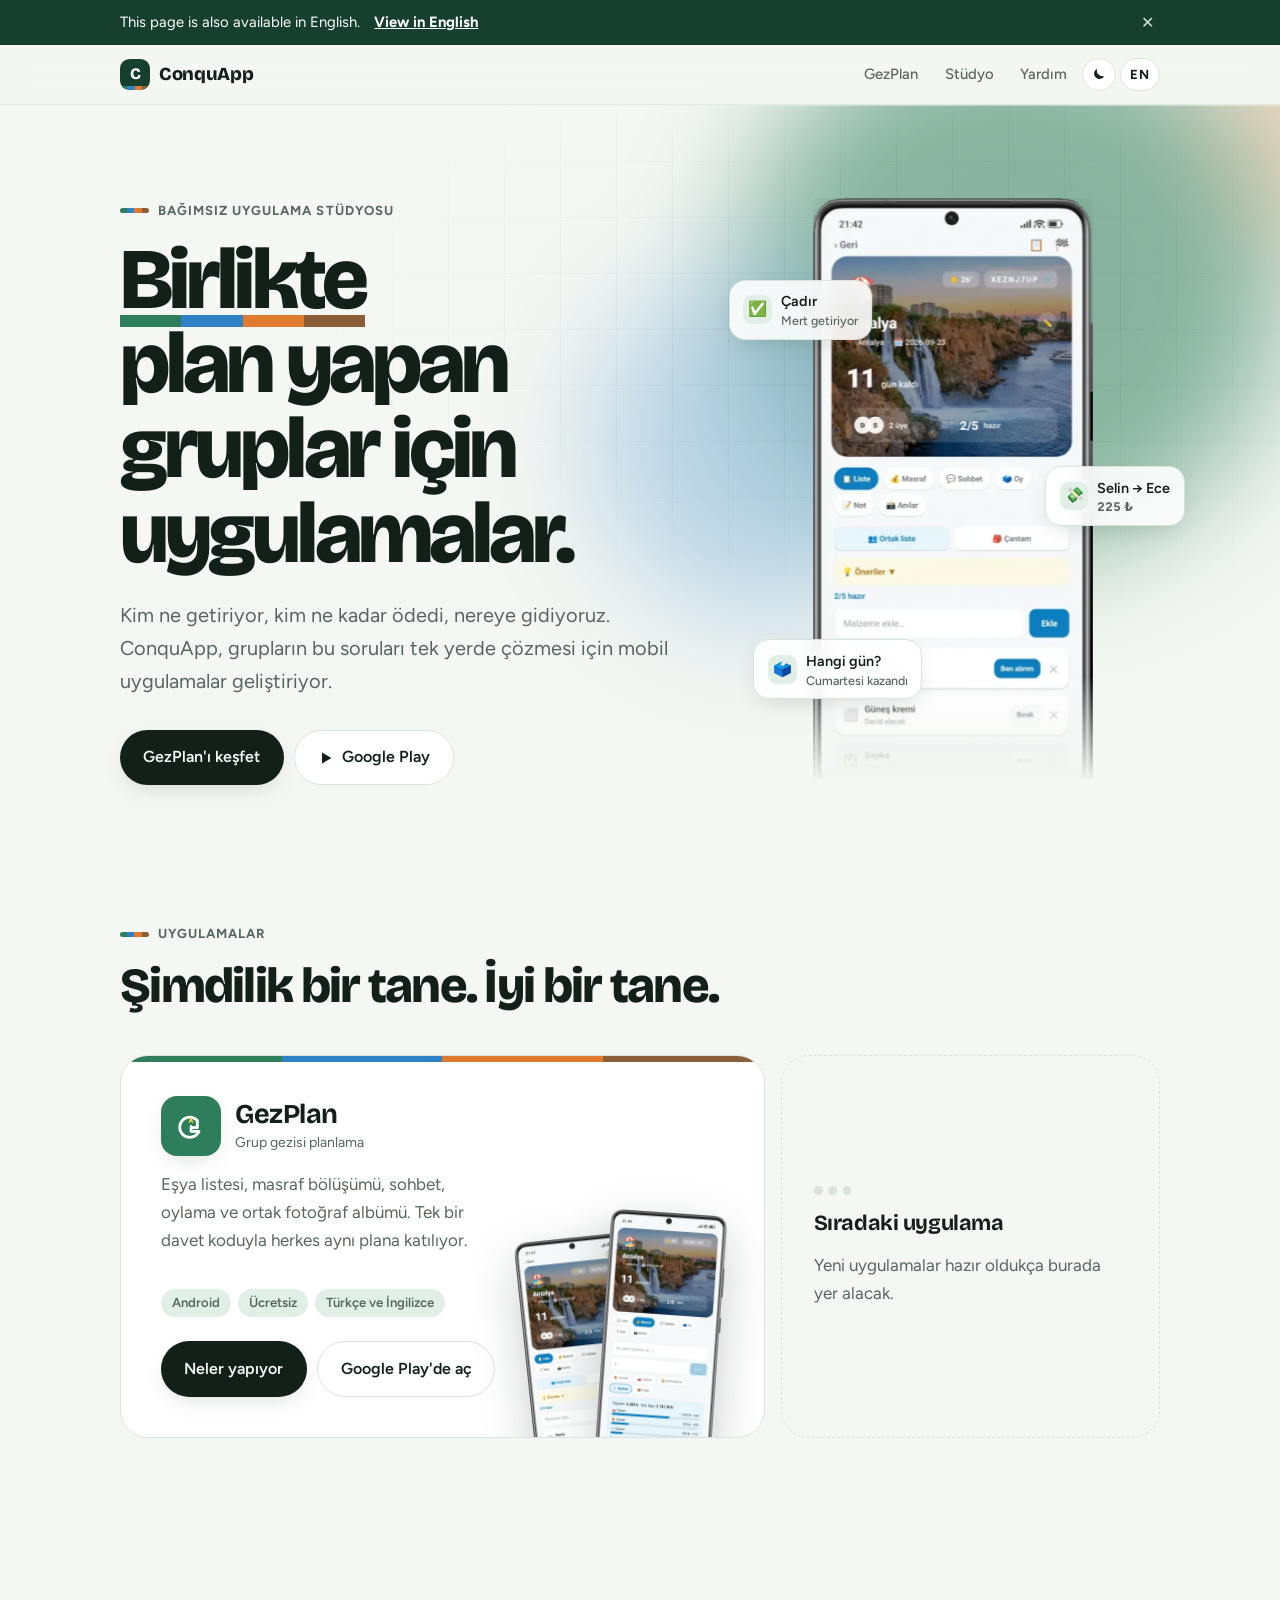
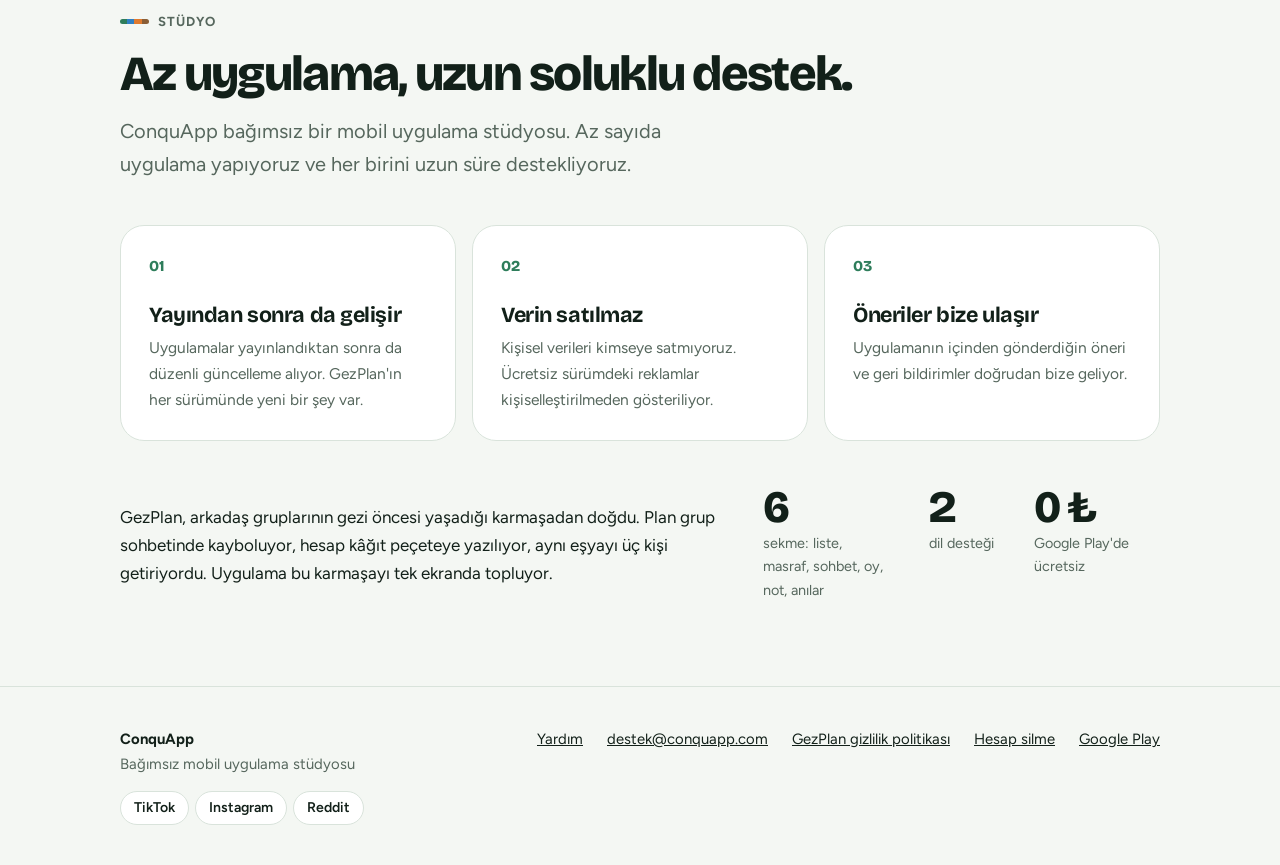
<file: index.html>
<!DOCTYPE html>
<html lang="tr" class="no-js">
<head>
<meta charset="utf-8">
<meta name="viewport" content="width=device-width, initial-scale=1, viewport-fit=cover">
<script>(function(d){d.className=d.className.replace("no-js","js");try{var t=localStorage.getItem("conquapp-theme");if(t)d.setAttribute("data-theme",t)}catch(e){}})(document.documentElement)</script>
<title>ConquApp</title>
<meta name="description" content="ConquApp, birlikte bir şey organize eden gruplar için mobil uygulamalar geliştiriyor. İlk uygulaması GezPlan, Google Play'de ücretsiz.">
<link rel="canonical" href="https://conquapp.com/">
<link rel="alternate" hreflang="tr" href="https://conquapp.com/">
<link rel="alternate" hreflang="en" href="https://conquapp.com/en/">
<link rel="alternate" hreflang="x-default" href="https://conquapp.com/en/">
<meta property="og:site_name" content="ConquApp">
<meta property="og:type" content="website">
<meta property="og:url" content="https://conquapp.com/">
<meta property="og:title" content="ConquApp">
<meta property="og:description" content="Birlikte plan yapan gruplar için mobil uygulamalar. İlk uygulamamız GezPlan.">
<meta property="og:image" content="https://conquapp.com/og/conquapp-tr.jpg">
<meta property="og:image:width" content="1200">
<meta property="og:image:height" content="630">
<meta property="og:locale" content="tr_TR">
<meta property="og:locale:alternate" content="en_US">
<meta name="twitter:card" content="summary_large_image">
<link rel="icon" type="image/png" sizes="32x32" href="icons/conquapp-32.png">
<link rel="icon" type="image/png" sizes="192x192" href="icons/conquapp-192.png">
<link rel="apple-touch-icon" href="icons/conquapp-180.png">
<meta name="theme-color" content="#1C4F39">
<link rel="preconnect" href="https://fonts.googleapis.com">
<link rel="preconnect" href="https://fonts.gstatic.com" crossorigin>
<link href="https://fonts.googleapis.com/css2?family=Bricolage+Grotesque:opsz,wght@12..96,700;12..96,800&family=Figtree:wght@400;500;600;700&display=swap" rel="stylesheet">
<link rel="stylesheet" href="style.css">
<script type="application/ld+json">{"@context": "https://schema.org", "@type": "Organization", "name": "ConquApp", "url": "https://conquapp.com/", "logo": "https://conquapp.com/icons/conquapp-192.png", "email": "destek@conquapp.com", "sameAs": ["https://www.tiktok.com/@gezplan.app", "https://www.instagram.com/conquapp", "https://www.reddit.com/user/Conquapp", "https://play.google.com/store/apps/details?id=com.conquu.gezplan"]}</script>
</head>
<body>

<div class="lang-banner" id="langBanner" lang="en" hidden>
  <div class="wrap">
    <span>This page is also available in English.</span>
    <a href="en/index.html" hreflang="en" data-set-lang="en">View in English</a>
    <button type="button" data-dismiss aria-label="Close">✕</button>
  </div>
</div>

<header class="topbar">
  <div class="wrap">
    <a class="mark" href="index.html"><span class="mark-glyph" aria-hidden="true">C</span>ConquApp</a>
    <nav class="topnav" aria-label="Site">
      <a href="gezplan.html">GezPlan</a>
      <a class="nav-extra" href="#studyo">Stüdyo</a>
      <a href="yardim.html">Yardım</a>
      <button type="button" class="theme-toggle" id="themeToggle" aria-label="Koyu ya da açık tema" title="Koyu ya da açık tema"><svg class="i-moon" viewBox="0 0 24 24" aria-hidden="true"><path d="M20 14.5A8 8 0 0 1 9.5 4a8 8 0 1 0 10.5 10.5z" fill="currentColor"/></svg><svg class="i-sun" viewBox="0 0 24 24" aria-hidden="true"><circle cx="12" cy="12" r="4.5" fill="currentColor"/><g stroke="currentColor" stroke-width="2" stroke-linecap="round"><path d="M12 2v2.5M12 19.5V22M2 12h2.5M19.5 12H22M4.9 4.9l1.8 1.8M17.3 17.3l1.8 1.8M4.9 19.1l1.8-1.8M17.3 6.7l1.8-1.8"/></g></svg></button>
      <a class="lang-pill" href="en/index.html" hreflang="en" lang="en" data-set-lang="en" title="English">EN</a>
    </nav>
  </div>
</header>

<main>

<section class="hero">
  <div class="aurora" aria-hidden="true"><span></span><span></span><span></span></div>
  <div class="grid-lines" aria-hidden="true"></div>
  <div class="wrap">
    <div class="reveal">
      <p class="eyebrow">Bağımsız uygulama stüdyosu</p>
      <h1><span class="stripe">Birlikte</span> plan yapan gruplar için uygulamalar.</h1>
      <p class="lede">Kim ne getiriyor, kim ne kadar ödedi, nereye gidiyoruz. ConquApp, grupların bu soruları tek yerde çözmesi için mobil uygulamalar geliştiriyor.</p>
      <div class="actions">
        <a class="btn btn-primary" href="gezplan.html">GezPlan'ı keşfet</a>
        <a class="btn btn-line" href="https://play.google.com/store/apps/details?id=com.conquu.gezplan&amp;hl=tr&amp;referrer=utm_source%3Dwebsite%26utm_medium%3Dsite%26utm_campaign%3Dhome_tr">
          <svg class="play-glyph" viewBox="0 0 16 16" aria-hidden="true"><path d="M4 2.5v11l9.5-5.5z" fill="currentColor"/></svg>
          Google Play
        </a>
      </div>
    </div>
    <div class="stage reveal d1" role="img" aria-label="GezPlan uygulamasından ekranlar">
      <div class="phone" data-cycle>
        <img src="img/ui-liste.webp" alt="Ortak eşya listesi ekranı" width="620" height="1291">
        <img src="img/ui-masraf.webp" alt="Masraf bölüşümü ekranı" width="620" height="1288" loading="lazy">
        <img src="img/ui-oylama.webp" alt="Oylama ekranı" width="620" height="1291" loading="lazy">
        <img src="img/ui-karne.webp" alt="Gezi karnesi ekranı" width="620" height="1286" loading="lazy">
      </div>
      <div class="float f1" aria-hidden="true"><i>✅</i><span>Çadır<small>Mert getiriyor</small></span></div>
      <div class="float f2" aria-hidden="true"><i>💸</i><span>Selin → Ece<small><b>225 ₺</b></small></span></div>
      <div class="float f3" aria-hidden="true"><i>🗳️</i><span>Hangi gün?<small>Cumartesi kazandı</small></span></div>
    </div>
  </div>
</section>

<section class="band" id="uygulamalar">
  <div class="wrap">
    <div class="section-head reveal">
      <p class="eyebrow">Uygulamalar</p>
      <h2>Şimdilik bir tane. İyi bir tane.</h2>
    </div>

    <div class="shelf">
      <article class="app-feature reveal">
        <div class="copy">
          <div class="app-head">
            <img class="app-icon" src="icons/gezplan-192.png" alt="" width="192" height="192">
            <div><h3>GezPlan</h3><small>Grup gezisi planlama</small></div>
          </div>
          <p class="dim">Eşya listesi, masraf bölüşümü, sohbet, oylama ve ortak fotoğraf albümü. Tek bir davet koduyla herkes aynı plana katılıyor.</p>
          <ul class="chips"><li>Android</li><li>Ücretsiz</li><li>Türkçe ve İngilizce</li></ul>
          <div class="actions">
            <a class="btn btn-primary" href="gezplan.html">Neler yapıyor</a>
            <a class="btn btn-line" href="https://play.google.com/store/apps/details?id=com.conquu.gezplan&amp;hl=tr&amp;referrer=utm_source%3Dwebsite%26utm_medium%3Dsite%26utm_campaign%3Dhome_tr">Google Play'de aç</a>
          </div>
        </div>
        <div class="peek" aria-hidden="true">
          <img src="img/ui-liste.webp" alt="Liste ekranı" width="620" height="1291" loading="lazy">
          <img src="img/ui-masraf.webp" alt="Masraf ekranı" width="620" height="1288" loading="lazy">
        </div>
      </article>

      <div class="slot reveal d1">
        <div class="dots" aria-hidden="true"><span></span><span></span><span></span></div>
        <h3>Sıradaki uygulama</h3>
        <p>Yeni uygulamalar hazır oldukça burada yer alacak.</p>
      </div>
    </div>
  </div>
</section>

<section class="band" id="studyo">
  <div class="wrap">
    <div class="section-head reveal">
      <p class="eyebrow">Stüdyo</p>
      <h2>Az uygulama, uzun soluklu destek.</h2>
      <p class="lede">ConquApp bağımsız bir mobil uygulama stüdyosu. Az sayıda uygulama yapıyoruz ve her birini uzun süre destekliyoruz.</p>
    </div>
    <div class="principles">
      <div class="principle reveal d0"><span class="num">01</span><h3>Yayından sonra da gelişir</h3><p>Uygulamalar yayınlandıktan sonra da düzenli güncelleme alıyor. GezPlan'ın her sürümünde yeni bir şey var.</p></div>
      <div class="principle reveal d1"><span class="num">02</span><h3>Verin satılmaz</h3><p>Kişisel verileri kimseye satmıyoruz. Ücretsiz sürümdeki reklamlar kişiselleştirilmeden gösteriliyor.</p></div>
      <div class="principle reveal d2"><span class="num">03</span><h3>Öneriler bize ulaşır</h3><p>Uygulamanın içinden gönderdiğin öneri ve geri bildirimler doğrudan bize geliyor.</p></div>
    </div>
    <div class="story reveal">
      <p>GezPlan, arkadaş gruplarının gezi öncesi yaşadığı karmaşadan doğdu. Plan grup sohbetinde kayboluyor, hesap kâğıt peçeteye yazılıyor, aynı eşyayı üç kişi getiriyordu. Uygulama bu karmaşayı tek ekranda topluyor.</p>
      <div class="facts"><div><strong>6</strong><span>sekme: liste, masraf, sohbet, oy, not, anılar</span></div><div><strong>2</strong><span>dil desteği</span></div><div><strong>0 ₺</strong><span>Google Play'de ücretsiz</span></div></div>
    </div>
  </div>
</section>

</main>

<footer class="foot" id="iletisim">
  <div class="wrap">
    <div class="foot-brand">
      <p><strong style="color:var(--ink)">ConquApp</strong><br>Bağımsız mobil uygulama stüdyosu</p>
      <ul class="social" aria-label="Takip et">
        <li><a href="https://www.tiktok.com/@gezplan.app" rel="me noopener">TikTok</a></li><li><a href="https://www.instagram.com/conquapp" rel="me noopener">Instagram</a></li><li><a href="https://www.reddit.com/user/Conquapp" rel="me noopener">Reddit</a></li>
      </ul>
    </div>
    <ul>
      <li><a href="yardim.html">Yardım</a></li>
      <li><a href="mailto:destek@conquapp.com">destek@conquapp.com</a></li>
      <li><a href="https://conquapp.com/gezplan-privacy/#tr">GezPlan gizlilik politikası</a></li>
      <li><a href="https://conquapp.com/gezplan-privacy/hesap-silme.html#tr">Hesap silme</a></li>
      <li><a href="https://play.google.com/store/apps/details?id=com.conquu.gezplan&amp;hl=tr&amp;referrer=utm_source%3Dwebsite%26utm_medium%3Dsite%26utm_campaign%3Dfooter_tr">Google Play</a></li>
    </ul>
  </div>
</footer>

<script src="site.js"></script>
</body>
</html>
</file>
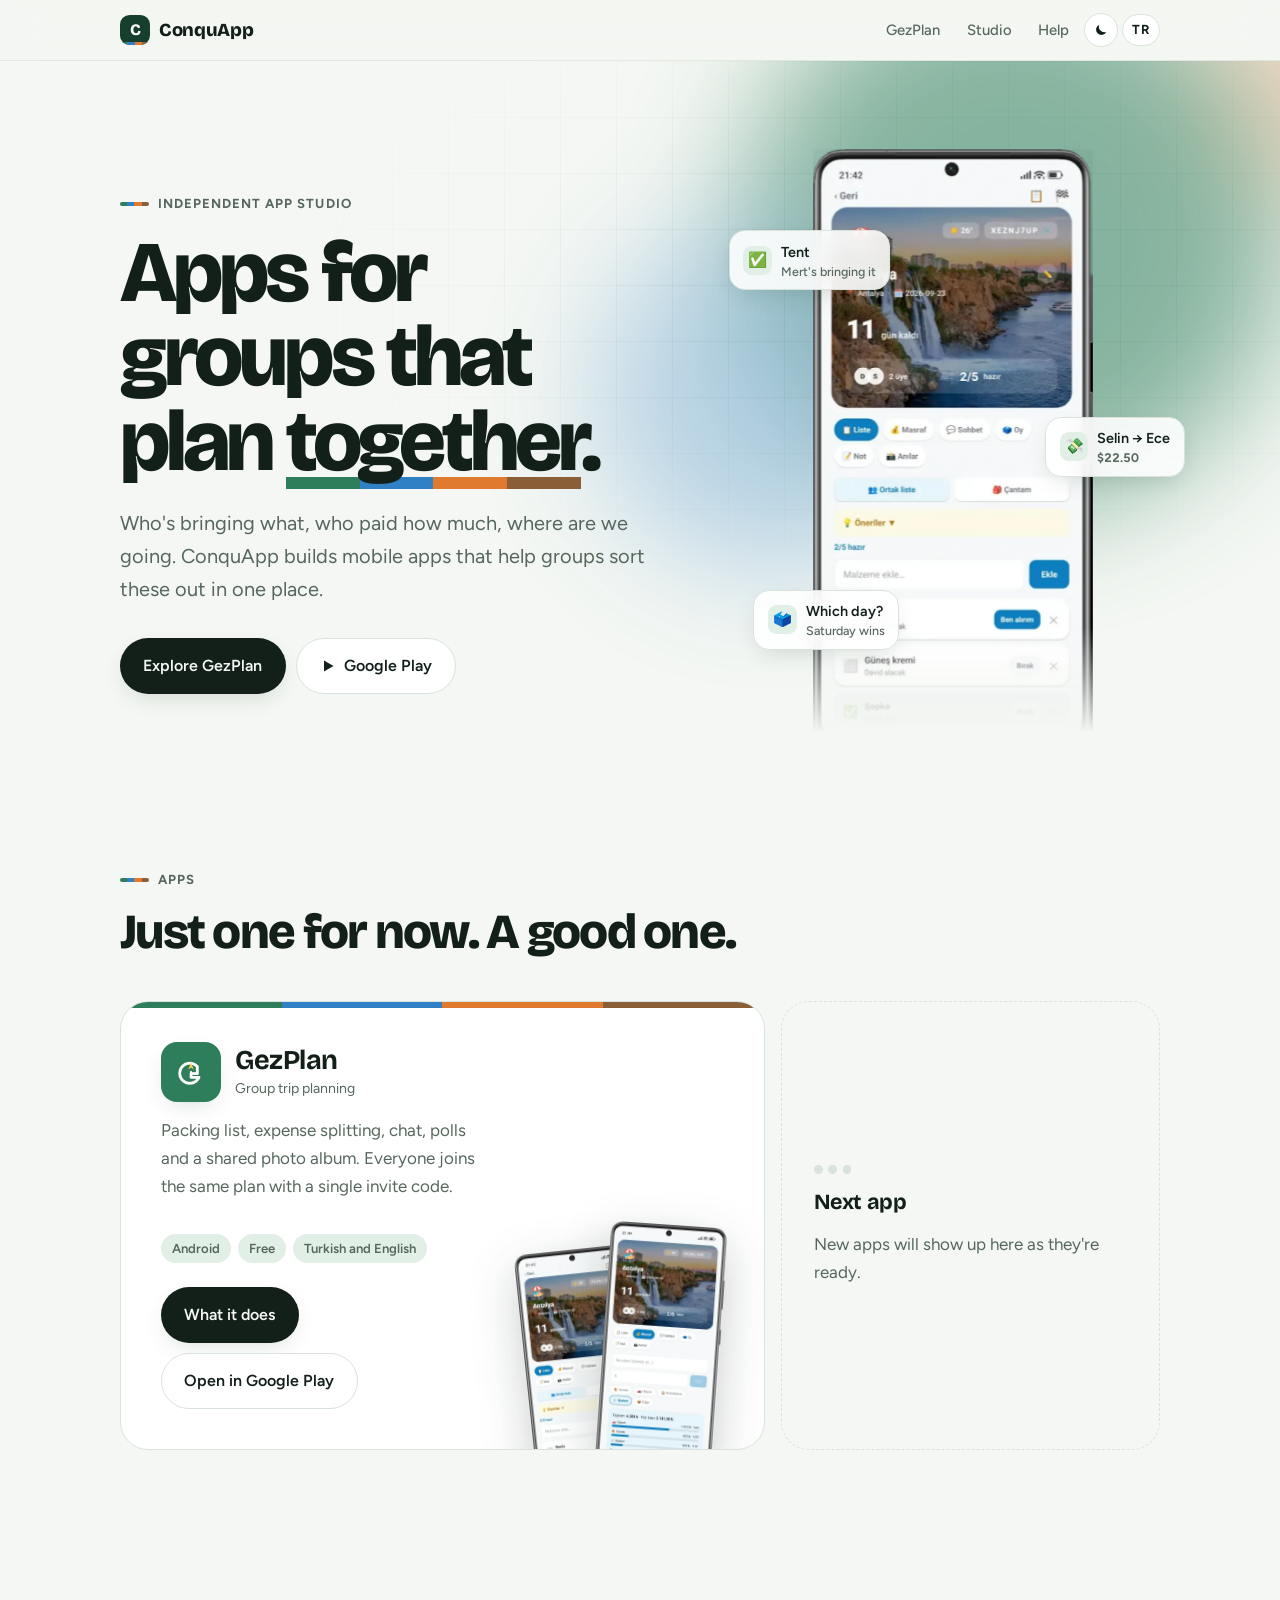
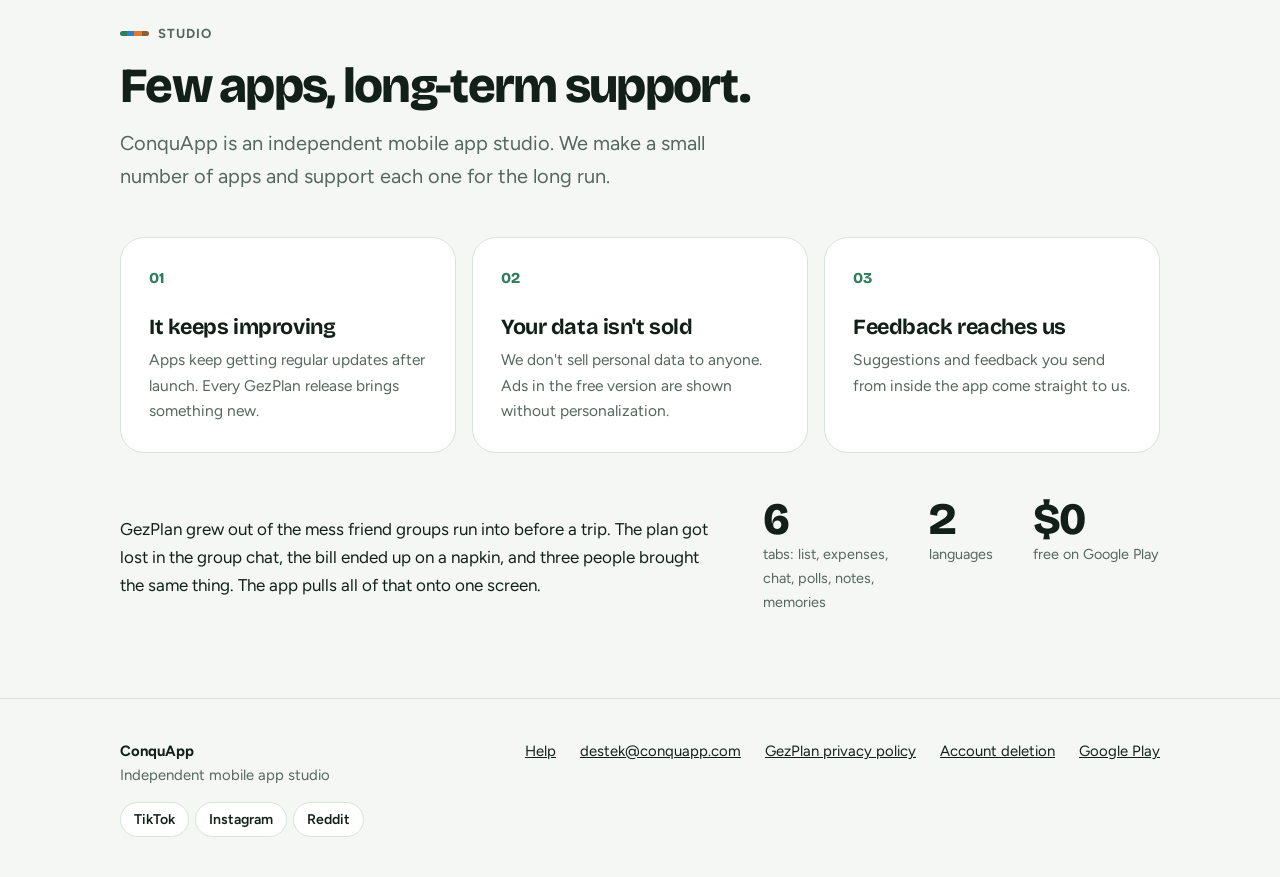
<file: en/index.html>
<!DOCTYPE html>
<html lang="en" class="no-js">
<head>
<meta charset="utf-8">
<meta name="viewport" content="width=device-width, initial-scale=1, viewport-fit=cover">
<script>(function(d){d.className=d.className.replace("no-js","js");try{var t=localStorage.getItem("conquapp-theme");if(t)d.setAttribute("data-theme",t)}catch(e){}})(document.documentElement)</script>
<title>ConquApp</title>
<meta name="description" content="ConquApp builds mobile apps for groups that organize things together. Its first app, GezPlan, is free on Google Play.">
<link rel="canonical" href="https://conquapp.com/en/">
<link rel="alternate" hreflang="tr" href="https://conquapp.com/">
<link rel="alternate" hreflang="en" href="https://conquapp.com/en/">
<link rel="alternate" hreflang="x-default" href="https://conquapp.com/en/">
<meta property="og:site_name" content="ConquApp">
<meta property="og:type" content="website">
<meta property="og:url" content="https://conquapp.com/en/">
<meta property="og:title" content="ConquApp">
<meta property="og:description" content="Mobile apps for groups that plan together. Our first app is GezPlan.">
<meta property="og:image" content="https://conquapp.com/og/conquapp-en.jpg">
<meta property="og:image:width" content="1200">
<meta property="og:image:height" content="630">
<meta property="og:locale" content="en_US">
<meta property="og:locale:alternate" content="tr_TR">
<meta name="twitter:card" content="summary_large_image">
<link rel="icon" type="image/png" sizes="32x32" href="../icons/conquapp-32.png">
<link rel="icon" type="image/png" sizes="192x192" href="../icons/conquapp-192.png">
<link rel="apple-touch-icon" href="../icons/conquapp-180.png">
<meta name="theme-color" content="#1C4F39">
<link rel="preconnect" href="https://fonts.googleapis.com">
<link rel="preconnect" href="https://fonts.gstatic.com" crossorigin>
<link href="https://fonts.googleapis.com/css2?family=Bricolage+Grotesque:opsz,wght@12..96,700;12..96,800&family=Figtree:wght@400;500;600;700&display=swap" rel="stylesheet">
<link rel="stylesheet" href="../style.css">
<script type="application/ld+json">{"@context": "https://schema.org", "@type": "Organization", "name": "ConquApp", "url": "https://conquapp.com/", "logo": "https://conquapp.com/icons/conquapp-192.png", "email": "destek@conquapp.com", "sameAs": ["https://www.tiktok.com/@gezplan.app", "https://www.instagram.com/conquapp", "https://www.reddit.com/user/Conquapp", "https://play.google.com/store/apps/details?id=com.conquu.gezplan"]}</script>
</head>
<body>

<div class="lang-banner" id="langBanner" lang="tr" hidden>
  <div class="wrap">
    <span>Bu sayfa Türkçe de var.</span>
    <a href="../index.html" hreflang="tr" data-set-lang="tr">Türkçe görüntüle</a>
    <button type="button" data-dismiss aria-label="Kapat">✕</button>
  </div>
</div>

<header class="topbar">
  <div class="wrap">
    <a class="mark" href="index.html"><span class="mark-glyph" aria-hidden="true">C</span>ConquApp</a>
    <nav class="topnav" aria-label="Site">
      <a href="gezplan.html">GezPlan</a>
      <a class="nav-extra" href="#studio">Studio</a>
      <a href="help.html">Help</a>
      <button type="button" class="theme-toggle" id="themeToggle" aria-label="Dark or light theme" title="Dark or light theme"><svg class="i-moon" viewBox="0 0 24 24" aria-hidden="true"><path d="M20 14.5A8 8 0 0 1 9.5 4a8 8 0 1 0 10.5 10.5z" fill="currentColor"/></svg><svg class="i-sun" viewBox="0 0 24 24" aria-hidden="true"><circle cx="12" cy="12" r="4.5" fill="currentColor"/><g stroke="currentColor" stroke-width="2" stroke-linecap="round"><path d="M12 2v2.5M12 19.5V22M2 12h2.5M19.5 12H22M4.9 4.9l1.8 1.8M17.3 17.3l1.8 1.8M4.9 19.1l1.8-1.8M17.3 6.7l1.8-1.8"/></g></svg></button>
      <a class="lang-pill" href="../index.html" hreflang="tr" lang="tr" data-set-lang="tr" title="Türkçe">TR</a>
    </nav>
  </div>
</header>

<main>

<section class="hero">
  <div class="aurora" aria-hidden="true"><span></span><span></span><span></span></div>
  <div class="grid-lines" aria-hidden="true"></div>
  <div class="wrap">
    <div class="reveal">
      <p class="eyebrow">Independent app studio</p>
      <h1>Apps for groups that plan <span class="stripe">together</span>.</h1>
      <p class="lede">Who's bringing what, who paid how much, where are we going. ConquApp builds mobile apps that help groups sort these out in one place.</p>
      <div class="actions">
        <a class="btn btn-primary" href="gezplan.html">Explore GezPlan</a>
        <a class="btn btn-line" href="https://play.google.com/store/apps/details?id=com.conquu.gezplan&amp;hl=en&amp;referrer=utm_source%3Dwebsite%26utm_medium%3Dsite%26utm_campaign%3Dhome_en">
          <svg class="play-glyph" viewBox="0 0 16 16" aria-hidden="true"><path d="M4 2.5v11l9.5-5.5z" fill="currentColor"/></svg>
          Google Play
        </a>
      </div>
    </div>
    <div class="stage reveal d1" role="img" aria-label="Screens from the GezPlan app">
      <div class="phone" data-cycle>
        <img src="../img/ui-liste.webp" alt="Shared packing list screen" width="620" height="1291">
        <img src="../img/ui-masraf.webp" alt="Expense splitting screen" width="620" height="1288" loading="lazy">
        <img src="../img/ui-oylama.webp" alt="Poll screen" width="620" height="1291" loading="lazy">
        <img src="../img/ui-karne.webp" alt="Trip report screen" width="620" height="1286" loading="lazy">
      </div>
      <div class="float f1" aria-hidden="true"><i>✅</i><span>Tent<small>Mert's bringing it</small></span></div>
      <div class="float f2" aria-hidden="true"><i>💸</i><span>Selin → Ece<small><b>$22.50</b></small></span></div>
      <div class="float f3" aria-hidden="true"><i>🗳️</i><span>Which day?<small>Saturday wins</small></span></div>
    </div>
  </div>
</section>

<section class="band" id="apps">
  <div class="wrap">
    <div class="section-head reveal">
      <p class="eyebrow">Apps</p>
      <h2>Just one for now. A good one.</h2>
    </div>

    <div class="shelf">
      <article class="app-feature reveal">
        <div class="copy">
          <div class="app-head">
            <img class="app-icon" src="../icons/gezplan-192.png" alt="" width="192" height="192">
            <div><h3>GezPlan</h3><small>Group trip planning</small></div>
          </div>
          <p class="dim">Packing list, expense splitting, chat, polls and a shared photo album. Everyone joins the same plan with a single invite code.</p>
          <ul class="chips"><li>Android</li><li>Free</li><li>Turkish and English</li></ul>
          <div class="actions">
            <a class="btn btn-primary" href="gezplan.html">What it does</a>
            <a class="btn btn-line" href="https://play.google.com/store/apps/details?id=com.conquu.gezplan&amp;hl=en&amp;referrer=utm_source%3Dwebsite%26utm_medium%3Dsite%26utm_campaign%3Dhome_en">Open in Google Play</a>
          </div>
        </div>
        <div class="peek" aria-hidden="true">
          <img src="../img/ui-liste.webp" alt="List screen" width="620" height="1291" loading="lazy">
          <img src="../img/ui-masraf.webp" alt="Expenses screen" width="620" height="1288" loading="lazy">
        </div>
      </article>

      <div class="slot reveal d1">
        <div class="dots" aria-hidden="true"><span></span><span></span><span></span></div>
        <h3>Next app</h3>
        <p>New apps will show up here as they're ready.</p>
      </div>
    </div>
  </div>
</section>

<section class="band" id="studio">
  <div class="wrap">
    <div class="section-head reveal">
      <p class="eyebrow">Studio</p>
      <h2>Few apps, long-term support.</h2>
      <p class="lede">ConquApp is an independent mobile app studio. We make a small number of apps and support each one for the long run.</p>
    </div>
    <div class="principles">
      <div class="principle reveal d0"><span class="num">01</span><h3>It keeps improving</h3><p>Apps keep getting regular updates after launch. Every GezPlan release brings something new.</p></div>
      <div class="principle reveal d1"><span class="num">02</span><h3>Your data isn't sold</h3><p>We don't sell personal data to anyone. Ads in the free version are shown without personalization.</p></div>
      <div class="principle reveal d2"><span class="num">03</span><h3>Feedback reaches us</h3><p>Suggestions and feedback you send from inside the app come straight to us.</p></div>
    </div>
    <div class="story reveal">
      <p>GezPlan grew out of the mess friend groups run into before a trip. The plan got lost in the group chat, the bill ended up on a napkin, and three people brought the same thing. The app pulls all of that onto one screen.</p>
      <div class="facts"><div><strong>6</strong><span>tabs: list, expenses, chat, polls, notes, memories</span></div><div><strong>2</strong><span>languages</span></div><div><strong>$0</strong><span>free on Google Play</span></div></div>
    </div>
  </div>
</section>

</main>

<footer class="foot" id="contact">
  <div class="wrap">
    <div class="foot-brand">
      <p><strong style="color:var(--ink)">ConquApp</strong><br>Independent mobile app studio</p>
      <ul class="social" aria-label="Follow">
        <li><a href="https://www.tiktok.com/@gezplan.app" rel="me noopener">TikTok</a></li><li><a href="https://www.instagram.com/conquapp" rel="me noopener">Instagram</a></li><li><a href="https://www.reddit.com/user/Conquapp" rel="me noopener">Reddit</a></li>
      </ul>
    </div>
    <ul>
      <li><a href="help.html">Help</a></li>
      <li><a href="mailto:destek@conquapp.com">destek@conquapp.com</a></li>
      <li><a href="https://conquapp.com/gezplan-privacy/#en">GezPlan privacy policy</a></li>
      <li><a href="https://conquapp.com/gezplan-privacy/hesap-silme.html#en">Account deletion</a></li>
      <li><a href="https://play.google.com/store/apps/details?id=com.conquu.gezplan&amp;hl=en&amp;referrer=utm_source%3Dwebsite%26utm_medium%3Dsite%26utm_campaign%3Dfooter_en">Google Play</a></li>
    </ul>
  </div>
</footer>

<script src="../site.js"></script>
</body>
</html>
</file>
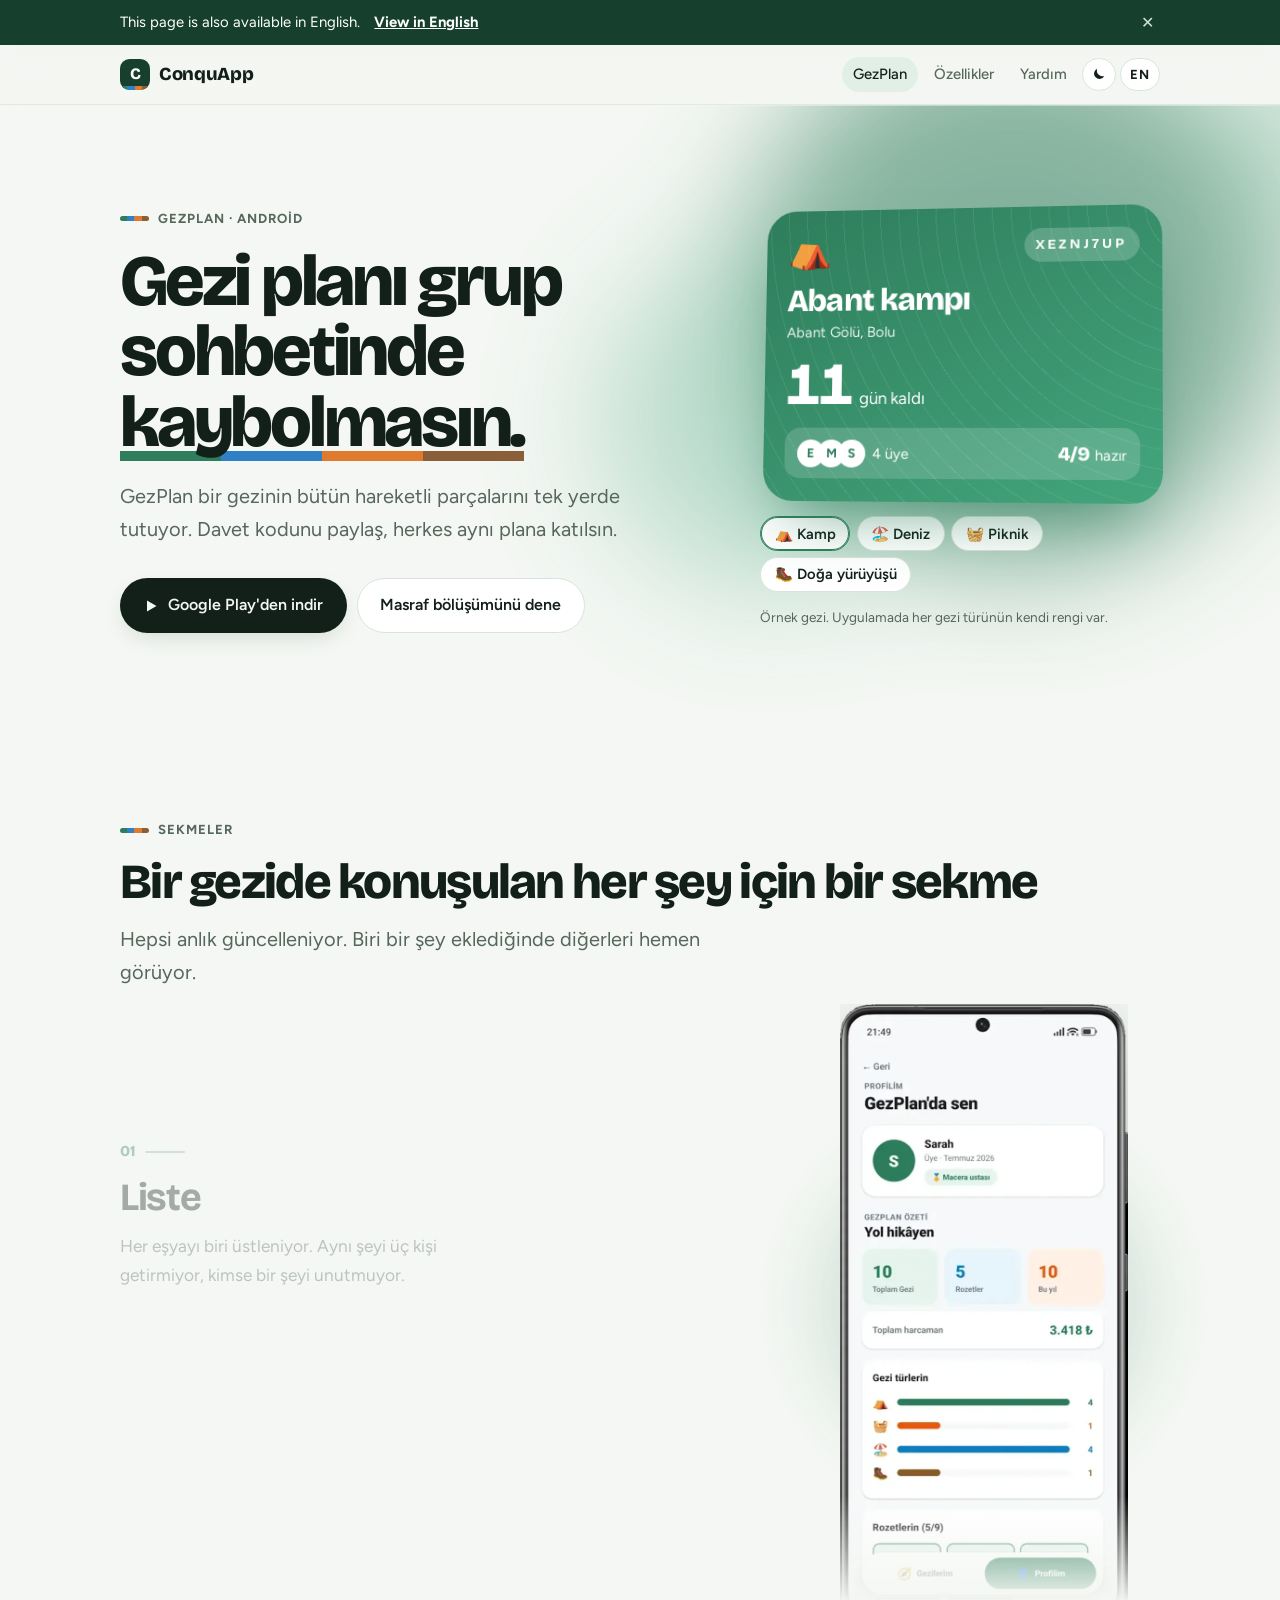
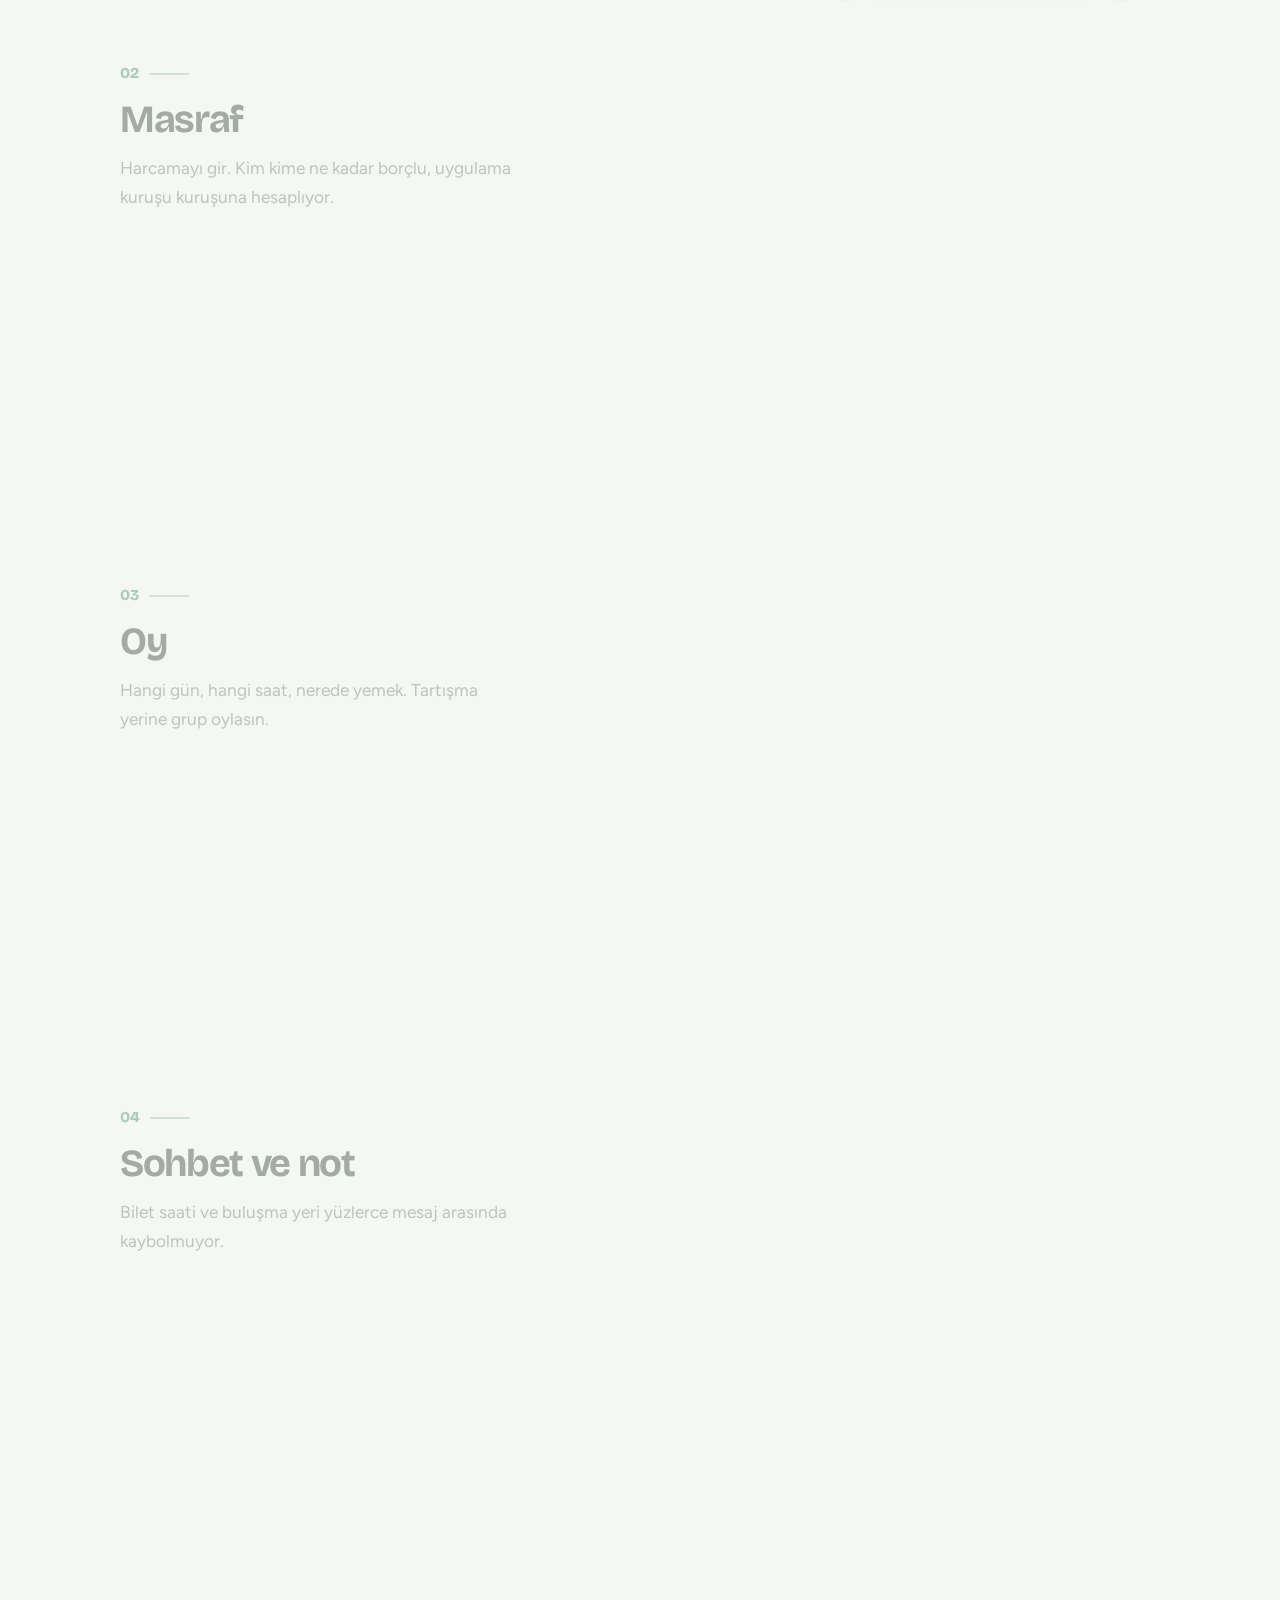
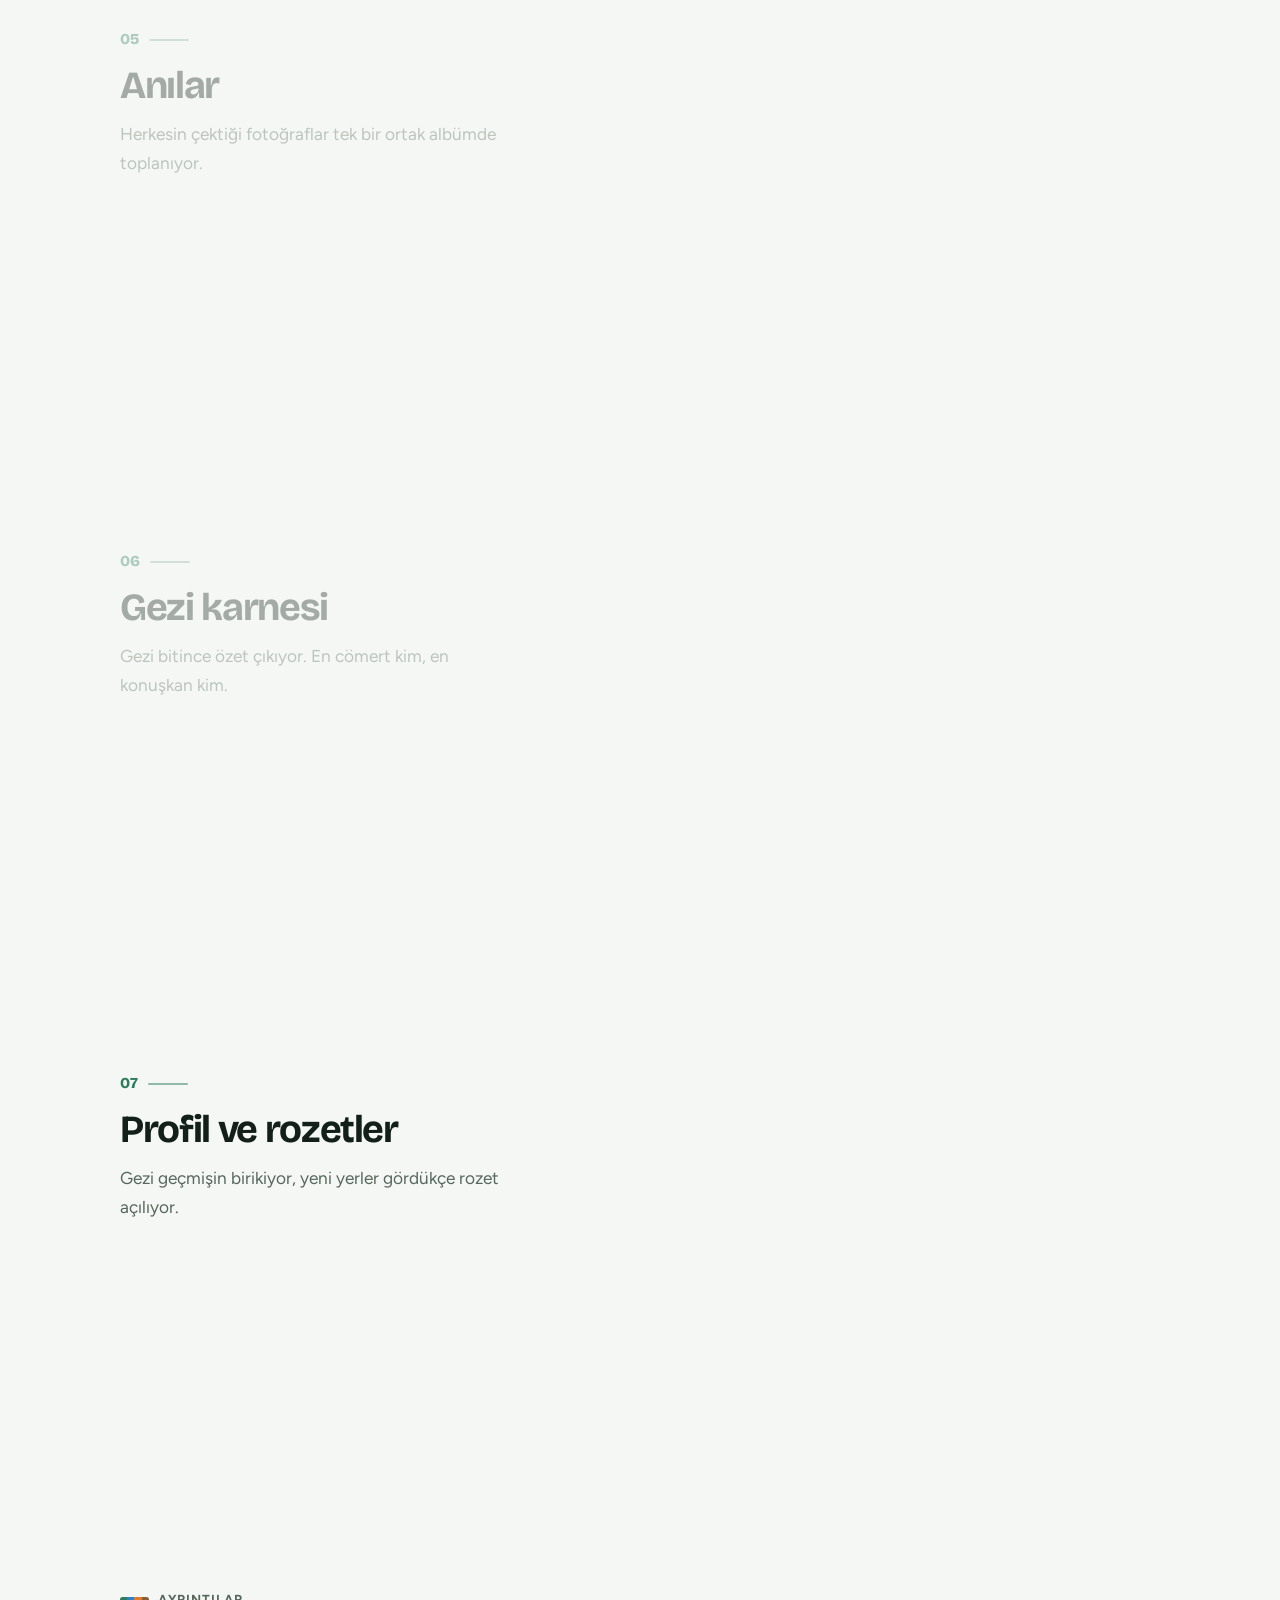
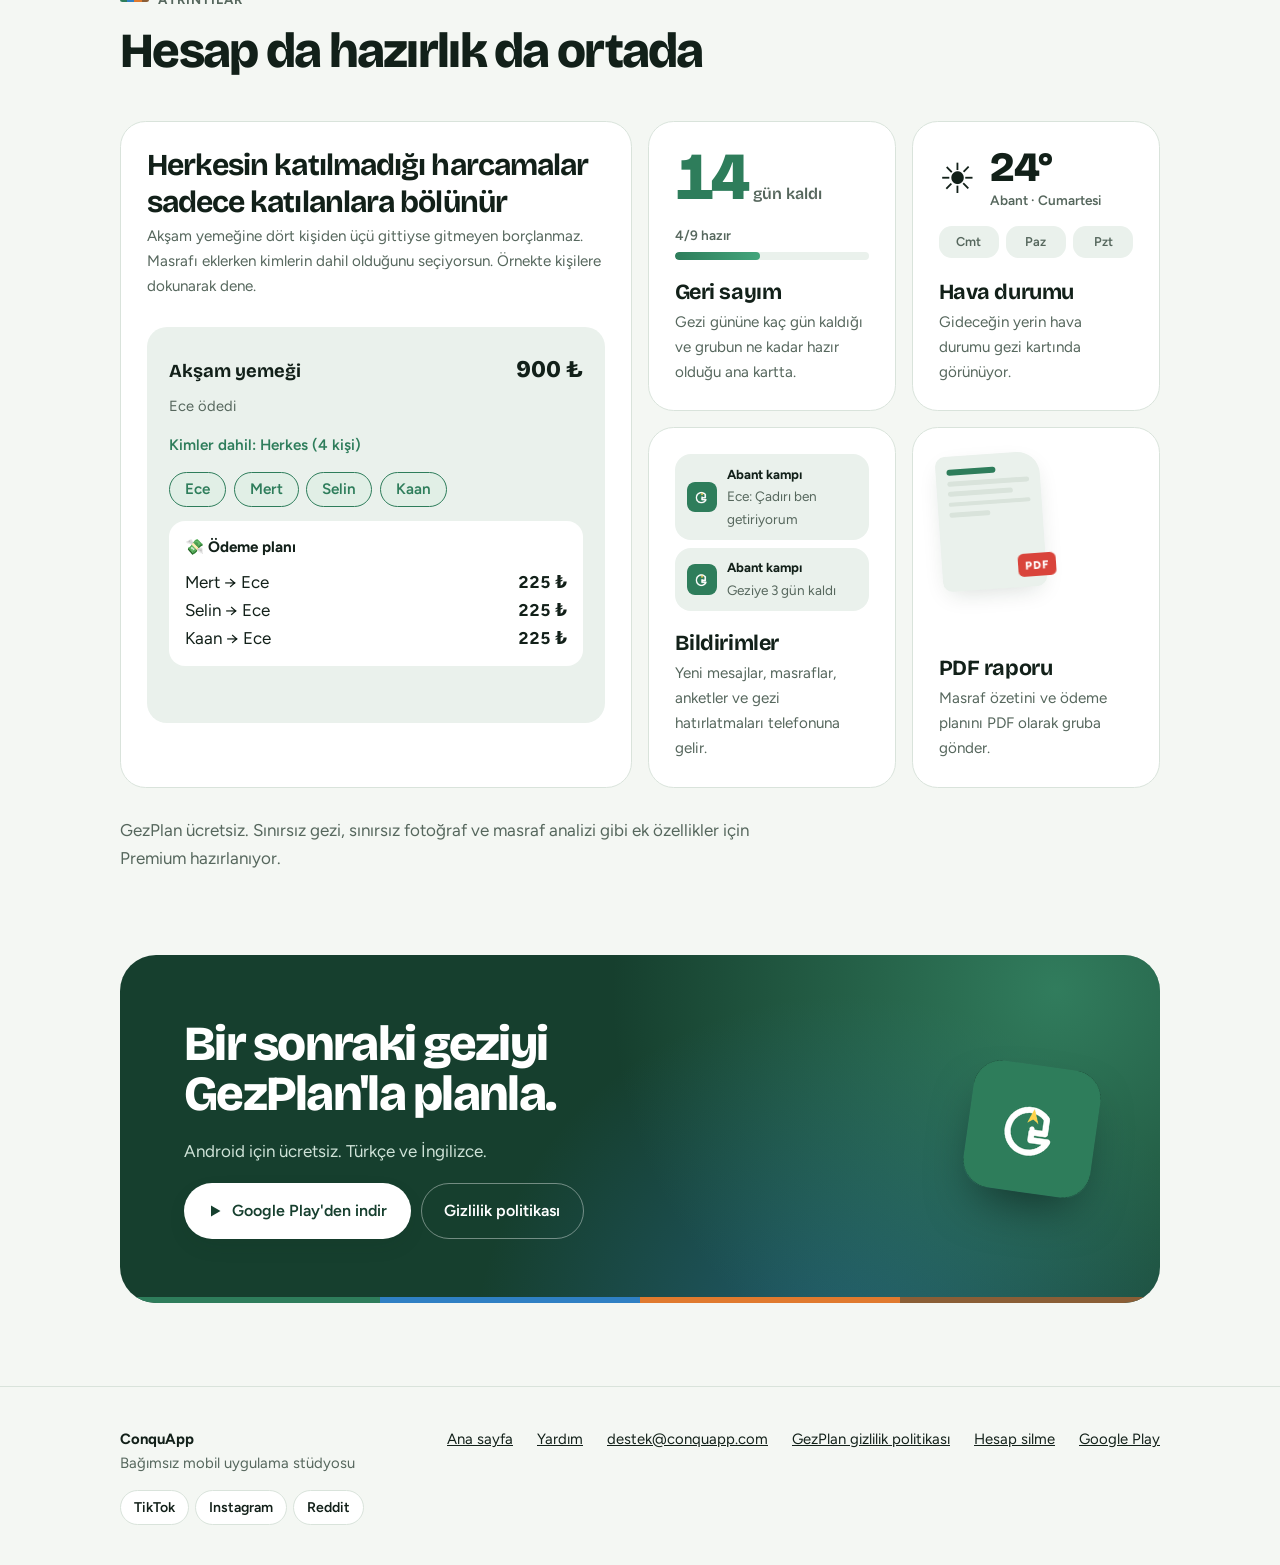
<file: gezplan.html>
<!DOCTYPE html>
<html lang="tr" class="no-js">
<head>
<meta charset="utf-8">
<meta name="viewport" content="width=device-width, initial-scale=1, viewport-fit=cover">
<script>(function(d){d.className=d.className.replace("no-js","js");try{var t=localStorage.getItem("conquapp-theme");if(t)d.setAttribute("data-theme",t)}catch(e){}})(document.documentElement)</script>
<title>GezPlan</title>
<meta name="description" content="GezPlan, arkadaş gruplarının gezi planlamasını tek yerde toplar: eşya listesi, masraf bölüşümü, grup sohbeti, oylama ve ortak fotoğraf albümü. Android için ücretsiz.">
<link rel="canonical" href="https://conquapp.com/gezplan.html">
<link rel="alternate" hreflang="tr" href="https://conquapp.com/gezplan.html">
<link rel="alternate" hreflang="en" href="https://conquapp.com/en/gezplan.html">
<link rel="alternate" hreflang="x-default" href="https://conquapp.com/en/gezplan.html">
<meta property="og:site_name" content="ConquApp">
<meta property="og:type" content="website">
<meta property="og:url" content="https://conquapp.com/gezplan.html">
<meta property="og:title" content="GezPlan: grup gezisi planlama">
<meta property="og:description" content="Kim ne getiriyor, kim ne kadar ödedi, nereye gidiyoruz. Hepsi tek uygulamada.">
<meta property="og:image" content="https://conquapp.com/og/gezplan-tr.jpg">
<meta property="og:image:width" content="1200">
<meta property="og:image:height" content="630">
<meta property="og:locale" content="tr_TR">
<meta property="og:locale:alternate" content="en_US">
<meta name="twitter:card" content="summary_large_image">
<link rel="icon" type="image/png" sizes="32x32" href="icons/gezplan-32.png">
<link rel="icon" type="image/png" sizes="192x192" href="icons/gezplan-192.png">
<link rel="apple-touch-icon" href="icons/gezplan-180.png">
<meta name="theme-color" content="#1C4F39">
<link rel="preconnect" href="https://fonts.googleapis.com">
<link rel="preconnect" href="https://fonts.gstatic.com" crossorigin>
<link href="https://fonts.googleapis.com/css2?family=Bricolage+Grotesque:opsz,wght@12..96,700;12..96,800&family=Figtree:wght@400;500;600;700&display=swap" rel="stylesheet">
<link rel="stylesheet" href="style.css">
</head>
<body>

<div class="lang-banner" id="langBanner" lang="en" hidden>
  <div class="wrap">
    <span>This page is also available in English.</span>
    <a href="en/gezplan.html" hreflang="en" data-set-lang="en">View in English</a>
    <button type="button" data-dismiss aria-label="Close">✕</button>
  </div>
</div>

<header class="topbar">
  <div class="wrap">
    <a class="mark" href="index.html"><span class="mark-glyph" aria-hidden="true">C</span>ConquApp</a>
    <nav class="topnav" aria-label="Site">
      <a href="gezplan.html" aria-current="page">GezPlan</a>
      <a class="nav-extra" href="#ozellikler">Özellikler</a>
      <a href="yardim.html">Yardım</a>
      <button type="button" class="theme-toggle" id="themeToggle" aria-label="Koyu ya da açık tema" title="Koyu ya da açık tema"><svg class="i-moon" viewBox="0 0 24 24" aria-hidden="true"><path d="M20 14.5A8 8 0 0 1 9.5 4a8 8 0 1 0 10.5 10.5z" fill="currentColor"/></svg><svg class="i-sun" viewBox="0 0 24 24" aria-hidden="true"><circle cx="12" cy="12" r="4.5" fill="currentColor"/><g stroke="currentColor" stroke-width="2" stroke-linecap="round"><path d="M12 2v2.5M12 19.5V22M2 12h2.5M19.5 12H22M4.9 4.9l1.8 1.8M17.3 17.3l1.8 1.8M4.9 19.1l1.8-1.8M17.3 6.7l1.8-1.8"/></g></svg></button>
      <a class="lang-pill" href="en/gezplan.html" hreflang="en" lang="en" data-set-lang="en" title="English">EN</a>
    </nav>
  </div>
</header>

<main>

<section class="trip-hero">
  <div class="aurora" aria-hidden="true"><span></span><span></span><span></span></div>
  <div class="wrap">
    <div class="reveal">
      <p class="eyebrow">GezPlan · Android</p>
      <h1>Gezi planı grup sohbetinde <span class="stripe">kaybolmasın.</span></h1>
      <p class="lede">GezPlan bir gezinin bütün hareketli parçalarını tek yerde tutuyor. Davet kodunu paylaş, herkes aynı plana katılsın.</p>
      <div class="actions">
        <a class="btn btn-primary" href="https://play.google.com/store/apps/details?id=com.conquu.gezplan&amp;hl=tr&amp;referrer=utm_source%3Dwebsite%26utm_medium%3Dsite%26utm_campaign%3Dgezplan_tr">
          <svg class="play-glyph" viewBox="0 0 16 16" aria-hidden="true"><path d="M4 2.5v11l9.5-5.5z" fill="currentColor"/></svg>
          Google Play'den indir
        </a>
        <a class="btn btn-line" href="#kimler-dahil">Masraf bölüşümünü dene</a>
      </div>
    </div>

    <div class="trip-demo reveal d1">
      <div class="trip-card" id="tripCard" aria-live="polite">
        <div class="tc-top">
          <span class="tc-emoji" id="tcEmoji" aria-hidden="true">⛺</span>
          <span class="tc-code" title="Davet kodu">XEZNJ7UP</span>
        </div>
        <div class="tc-mid">
          <p class="tc-title" id="tcTitle">Abant kampı</p>
          <p class="tc-place" id="tcPlace">Abant Gölü, Bolu</p>
          <div class="tc-count"><strong id="tcDays">11</strong><span>gün kaldı</span></div>
        </div>
        <div class="tc-bottom">
          <div class="avatars"><span>E</span><span>M</span><span>S</span><em>4 üye</em></div>
          <div class="tc-ready"><strong id="tcReady">4/9</strong> hazır</div>
        </div>
      </div>
      <div class="theme-switch" role="group" aria-label="Gezi türü">
        <button type="button" id="th-kamp" data-theme-key="kamp" aria-pressed="true">⛺ Kamp</button>
        <button type="button" id="th-deniz" data-theme-key="deniz" aria-pressed="false">🏖️ Deniz</button>
        <button type="button" id="th-piknik" data-theme-key="piknik" aria-pressed="false">🧺 Piknik</button>
        <button type="button" id="th-doga" data-theme-key="doga" aria-pressed="false">🥾 Doğa yürüyüşü</button>
      </div>
      <p class="demo-note">Örnek gezi. Uygulamada her gezi türünün kendi rengi var.</p>
    </div>
  </div>
</section>

<section class="band" id="ozellikler">
  <div class="wrap">
    <div class="section-head reveal">
      <p class="eyebrow">Sekmeler</p>
      <h2>Bir gezide konuşulan her şey için bir sekme</h2>
      <p class="lede">Hepsi anlık güncelleniyor. Biri bir şey eklediğinde diğerleri hemen görüyor.</p>
      
    </div>
    <div class="scrolly">
      <ol class="steps">
      <li class="step" data-step>
        <span class="n">01</span>
        <h3>Liste</h3>
        <p>Her eşyayı biri üstleniyor. Aynı şeyi üç kişi getirmiyor, kimse bir şeyi unutmuyor.</p>
        <img class="step-img" src="img/ui-liste.webp" alt="Liste sekmesi: ortak eşya listesi ve kimin neyi alacağı" width="620" height="1291" loading="lazy">
      </li>
      <li class="step" data-step>
        <span class="n">02</span>
        <h3>Masraf</h3>
        <p>Harcamayı gir. Kim kime ne kadar borçlu, uygulama kuruşu kuruşuna hesaplıyor.</p>
        <img class="step-img" src="img/ui-masraf.webp" alt="Masraf sekmesi: toplam harcama, kategori dağılımı ve kimin kime borçlu olduğu" width="620" height="1288" loading="lazy">
      </li>
      <li class="step" data-step>
        <span class="n">03</span>
        <h3>Oy</h3>
        <p>Hangi gün, hangi saat, nerede yemek. Tartışma yerine grup oylasın.</p>
        <img class="step-img" src="img/ui-oylama.webp" alt="Oy sekmesi: yeni oylama ve oy sonuçları" width="620" height="1291" loading="lazy">
      </li>
      <li class="step" data-step>
        <span class="n">04</span>
        <h3>Sohbet ve not</h3>
        <p>Bilet saati ve buluşma yeri yüzlerce mesaj arasında kaybolmuyor.</p>
        <img class="step-img" src="img/ui-sohbet.webp" alt="Sohbet sekmesi: geziye özel grup mesajları" width="620" height="1287" loading="lazy">
      </li>
      <li class="step" data-step>
        <span class="n">05</span>
        <h3>Anılar</h3>
        <p>Herkesin çektiği fotoğraflar tek bir ortak albümde toplanıyor.</p>
        <img class="step-img" src="img/ui-anilar.webp" alt="Anılar sekmesi: ortak fotoğraf albümü" width="620" height="1286" loading="lazy">
      </li>
      <li class="step" data-step>
        <span class="n">06</span>
        <h3>Gezi karnesi</h3>
        <p>Gezi bitince özet çıkıyor. En cömert kim, en konuşkan kim.</p>
        <img class="step-img" src="img/ui-karne.webp" alt="Gezi karnesi: kişi, harcama, fotoğraf ve mesaj istatistikleri" width="620" height="1286" loading="lazy">
      </li>
      <li class="step" data-step>
        <span class="n">07</span>
        <h3>Profil ve rozetler</h3>
        <p>Gezi geçmişin birikiyor, yeni yerler gördükçe rozet açılıyor.</p>
        <img class="step-img" src="img/ui-rozet.webp" alt="Profil ekranı: gezi geçmişi ve rozetler" width="620" height="1289" loading="lazy">
      </li>
      </ol>
      <p class="swipe-hint">Diğer sekmeler için yana kaydır.</p>
      <div class="sticky-phone" aria-hidden="true">
        <div class="phone">
          <img src="img/ui-liste.webp" alt="" width="620" height="1291" data-shot>
          <img src="img/ui-masraf.webp" alt="" width="620" height="1288" loading="lazy" data-shot>
          <img src="img/ui-oylama.webp" alt="" width="620" height="1291" loading="lazy" data-shot>
          <img src="img/ui-sohbet.webp" alt="" width="620" height="1287" loading="lazy" data-shot>
          <img src="img/ui-anilar.webp" alt="" width="620" height="1286" loading="lazy" data-shot>
          <img src="img/ui-karne.webp" alt="" width="620" height="1286" loading="lazy" data-shot>
          <img src="img/ui-rozet.webp" alt="" width="620" height="1289" loading="lazy" data-shot>
        </div>
      </div>
    </div>
  </div>
</section>

<section class="band" id="kimler-dahil">
  <div class="wrap">
    <div class="section-head reveal">
      <p class="eyebrow">Ayrıntılar</p>
      <h2>Hesap da hazırlık da ortada</h2>
    </div>
    <div class="bento">
      <div class="tile big">
        <div>
          <h3>Herkesin katılmadığı harcamalar sadece katılanlara bölünür</h3>
          <p>Akşam yemeğine dört kişiden üçü gittiyse gitmeyen borçlanmaz. Masrafı eklerken kimlerin dahil olduğunu seçiyorsun. Örnekte kişilere dokunarak dene.</p>
        </div>
        <div class="split-panel">
          <div class="exp-row"><strong>Akşam yemeği</strong><span class="exp-amount">900 ₺</span></div>
          <div class="exp-by">Ece ödedi</div>
          <div class="inc-label" id="incLabel">Kimler dahil: Herkes (4 kişi)</div>
          <div class="people" role="group" aria-label="Kimler dahil">
            <button type="button" id="p-ece" data-person="Ece" aria-pressed="true">Ece</button>
            <button type="button" id="p-mert" data-person="Mert" aria-pressed="true">Mert</button>
            <button type="button" id="p-selin" data-person="Selin" aria-pressed="true">Selin</button>
            <button type="button" id="p-kaan" data-person="Kaan" aria-pressed="true">Kaan</button>
          </div>
          <div class="plan" aria-live="polite">
            <div class="plan-title">💸 Ödeme planı</div>
            <div id="planLines"></div>
          </div>
          <p class="split-msg" id="splitMsg"></p>
        </div>
      </div>

      <div class="tile reveal">
        <div>
          <div class="count-big"><span id="cdNum" data-to="11">11</span><small>gün kaldı</small></div>
          <div class="ready" style="margin-top:1rem"><span>4/9 hazır</span><div class="bar" style="--w:44%"><i></i></div></div>
        </div>
        <div><h3>Geri sayım</h3><p>Gezi gününe kaç gün kaldığı ve grubun ne kadar hazır olduğu ana kartta.</p></div>
      </div>

      <div class="tile reveal">
        <div>
          <div class="wx"><span class="wx-sun" aria-hidden="true">☀️</span><div><div class="wx-temp">24°</div><div class="wx-place">Abant · Cumartesi</div></div></div>
          <div class="wx-days" style="margin-top:0.9rem" aria-hidden="true"><span>Cmt</span><span>Paz</span><span>Pzt</span></div>
        </div>
        <div><h3>Hava durumu</h3><p>Gideceğin yerin hava durumu gezi kartında görünüyor.</p></div>
      </div>

      <div class="tile reveal">
        <div class="notes" aria-hidden="true">
          <div class="note"><img src="icons/gezplan-192.png" alt="" width="192" height="192" loading="lazy"><div><b>Abant kampı</b><span>Ece: Çadırı ben getiriyorum</span></div></div>
          <div class="note"><img src="icons/gezplan-192.png" alt="" width="192" height="192" loading="lazy"><div><b>Abant kampı</b><span>Geziye 3 gün kaldı</span></div></div>
        </div>
        <div><h3>Bildirimler</h3><p>Yeni mesajlar, masraflar, anketler ve gezi hatırlatmaları telefonuna gelir.</p></div>
      </div>

      <div class="tile reveal">
        <div class="doc" aria-hidden="true"><i></i><i></i><i></i><i></i><i></i><em>PDF</em></div>
        <div><h3>PDF raporu</h3><p>Masraf özetini ve ödeme planını PDF olarak gruba gönder.</p></div>
      </div>
    </div>
    <p class="dim premium-note">GezPlan ücretsiz. Sınırsız gezi, sınırsız fotoğraf ve masraf analizi gibi ek özellikler için Premium hazırlanıyor.</p>
  </div>
</section>

<section class="band tight">
  <div class="wrap">
    <div class="cta reveal">
      <div class="copy">
        <h2>Bir sonraki geziyi GezPlan'la planla.</h2>
        <p>Android için ücretsiz. Türkçe ve İngilizce.</p>
        <div class="actions">
          <a class="btn btn-primary" href="https://play.google.com/store/apps/details?id=com.conquu.gezplan&amp;hl=tr&amp;referrer=utm_source%3Dwebsite%26utm_medium%3Dsite%26utm_campaign%3Dgezplan_tr">
            <svg class="play-glyph" viewBox="0 0 16 16" aria-hidden="true"><path d="M4 2.5v11l9.5-5.5z" fill="currentColor"/></svg>
            Google Play'den indir
          </a>
          <a class="btn btn-line" href="https://conquapp.com/gezplan-privacy/#tr">Gizlilik politikası</a>
        </div>
      </div>
      <img class="cta-icon" src="icons/gezplan-192.png" alt="" width="192" height="192" loading="lazy">
    </div>
  </div>
</section>

</main>

<footer class="foot">
  <div class="wrap">
    <div class="foot-brand">
      <p><strong style="color:var(--ink)">ConquApp</strong><br>Bağımsız mobil uygulama stüdyosu</p>
      <ul class="social" aria-label="Takip et">
        <li><a href="https://www.tiktok.com/@gezplan.app" rel="me noopener">TikTok</a></li><li><a href="https://www.instagram.com/conquapp" rel="me noopener">Instagram</a></li><li><a href="https://www.reddit.com/user/Conquapp" rel="me noopener">Reddit</a></li>
      </ul>
    </div>
    <ul>
      <li><a href="index.html">Ana sayfa</a></li>
      <li><a href="yardim.html">Yardım</a></li>
      <li><a href="mailto:destek@conquapp.com">destek@conquapp.com</a></li>
      <li><a href="https://conquapp.com/gezplan-privacy/#tr">GezPlan gizlilik politikası</a></li>
      <li><a href="https://conquapp.com/gezplan-privacy/hesap-silme.html#tr">Hesap silme</a></li>
      <li><a href="https://play.google.com/store/apps/details?id=com.conquu.gezplan&amp;hl=tr&amp;referrer=utm_source%3Dwebsite%26utm_medium%3Dsite%26utm_campaign%3Dfooter_tr">Google Play</a></li>
    </ul>
  </div>
</footer>

<script src="site.js"></script>
<script src="gezplan.js"></script>
</body>
</html>
</file>
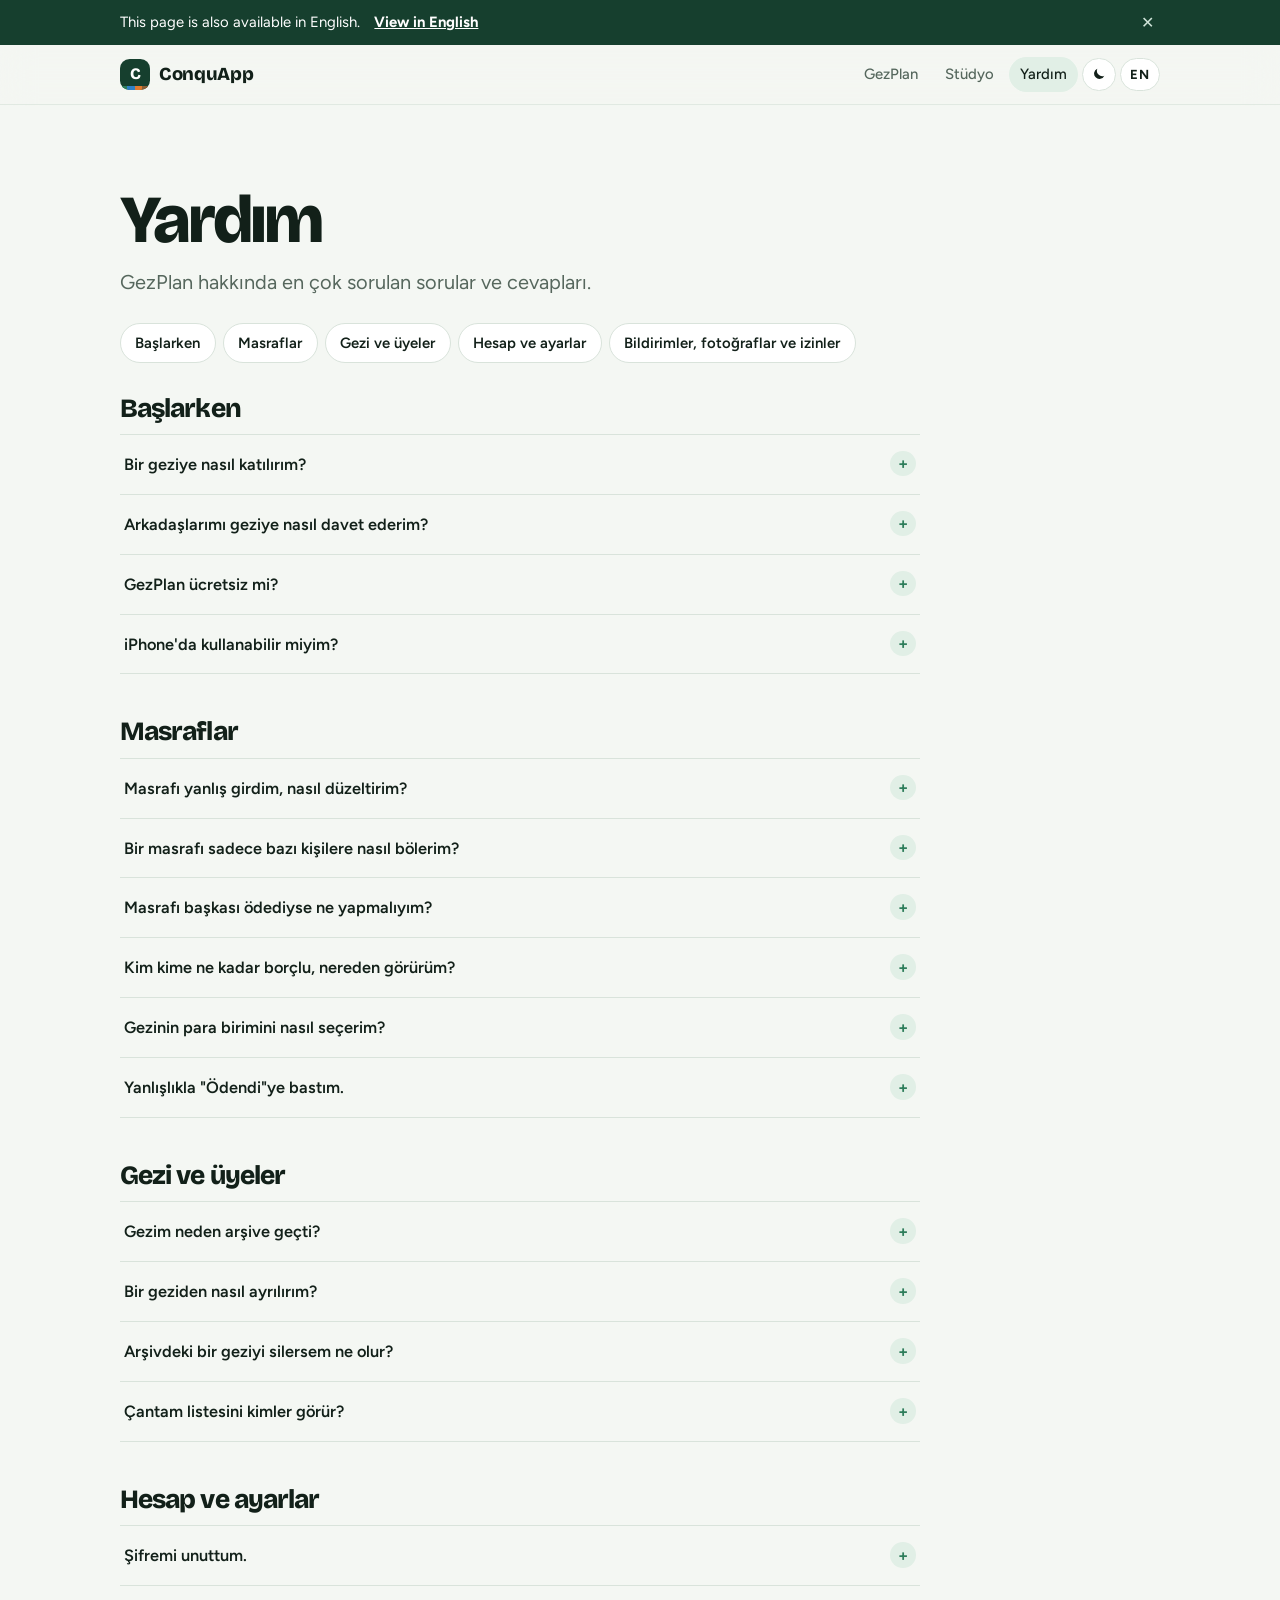
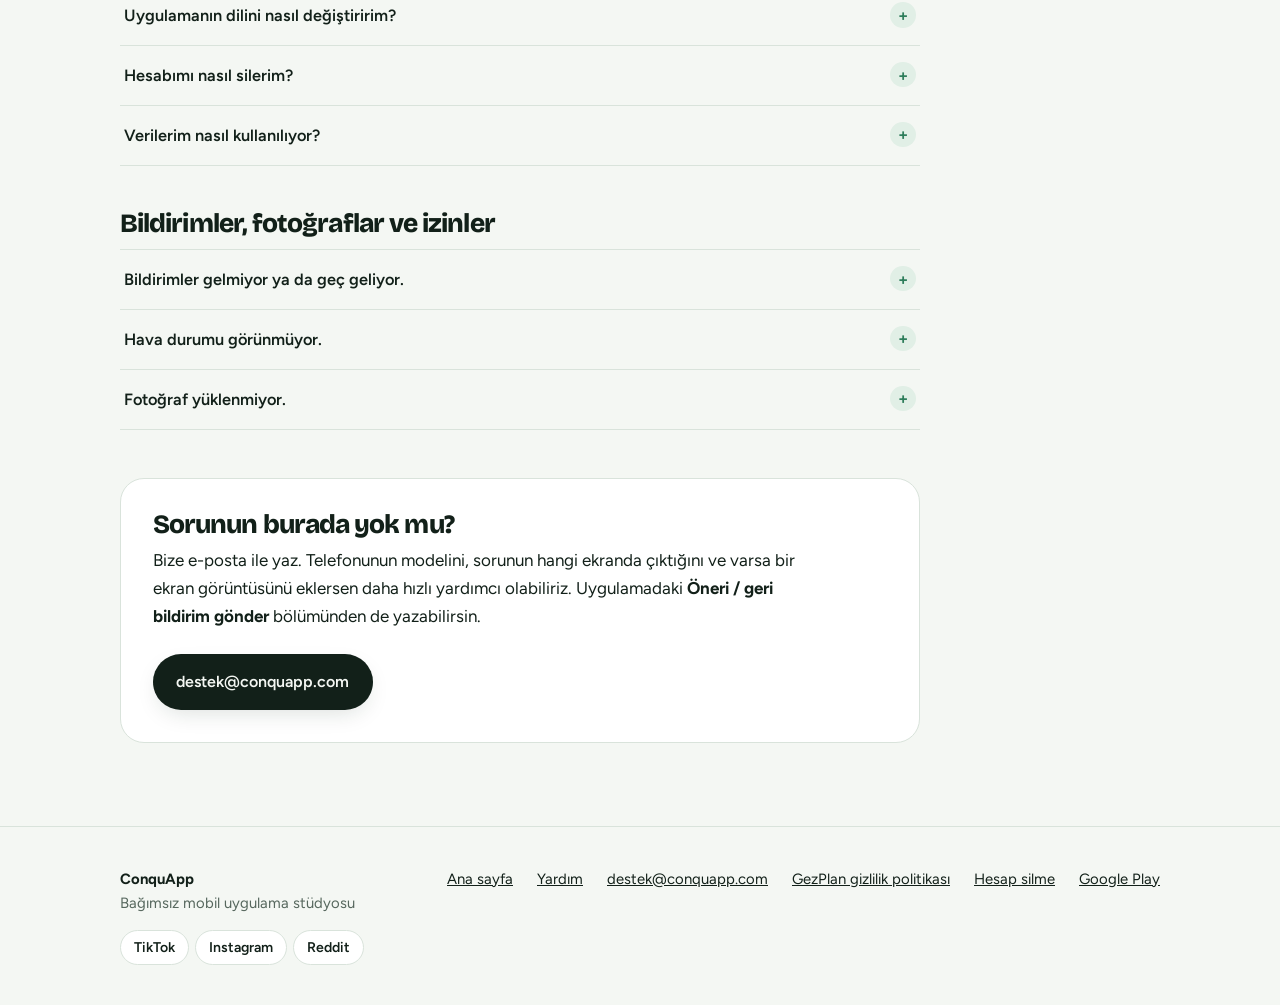
<file: yardim.html>
<!DOCTYPE html>
<html lang="tr" class="no-js">
<head>
<meta charset="utf-8">
<meta name="viewport" content="width=device-width, initial-scale=1, viewport-fit=cover">
<script>(function(d){d.className=d.className.replace("no-js","js");try{var t=localStorage.getItem("conquapp-theme");if(t)d.setAttribute("data-theme",t)}catch(e){}})(document.documentElement)</script>
<title>GezPlan Yardım</title>
<meta name="description" content="GezPlan hakkında sık sorulan sorular: geziye katılma, masraf bölüşümü, arşiv, bildirimler, şifre sıfırlama ve hesap silme.">
<link rel="canonical" href="https://conquapp.com/yardim.html">
<link rel="alternate" hreflang="tr" href="https://conquapp.com/yardim.html">
<link rel="alternate" hreflang="en" href="https://conquapp.com/en/help.html">
<link rel="alternate" hreflang="x-default" href="https://conquapp.com/en/help.html">
<meta property="og:site_name" content="ConquApp">
<meta property="og:type" content="website">
<meta property="og:url" content="https://conquapp.com/yardim.html">
<meta property="og:title" content="GezPlan yardım ve sık sorulan sorular">
<meta property="og:description" content="Geziye katılma, masraf bölüşümü, bildirimler ve hesap ayarları hakkında cevaplar.">
<meta property="og:image" content="https://conquapp.com/og/gezplan-tr.jpg">
<meta property="og:image:width" content="1200">
<meta property="og:image:height" content="630">
<meta property="og:locale" content="tr_TR">
<meta property="og:locale:alternate" content="en_US">
<meta name="twitter:card" content="summary_large_image">
<link rel="icon" type="image/png" sizes="32x32" href="icons/gezplan-32.png">
<link rel="icon" type="image/png" sizes="192x192" href="icons/gezplan-192.png">
<link rel="apple-touch-icon" href="icons/gezplan-180.png">
<meta name="theme-color" content="#1C4F39">
<link rel="preconnect" href="https://fonts.googleapis.com">
<link rel="preconnect" href="https://fonts.gstatic.com" crossorigin>
<link href="https://fonts.googleapis.com/css2?family=Bricolage+Grotesque:opsz,wght@12..96,700;12..96,800&family=Figtree:wght@400;500;600;700&display=swap" rel="stylesheet">
<link rel="stylesheet" href="style.css">
</head>
<body>

<div class="lang-banner" id="langBanner" lang="en" hidden>
  <div class="wrap">
    <span>This page is also available in English.</span>
    <a href="en/help.html" hreflang="en" data-set-lang="en">View in English</a>
    <button type="button" data-dismiss aria-label="Close">✕</button>
  </div>
</div>

<header class="topbar">
  <div class="wrap">
    <a class="mark" href="index.html"><span class="mark-glyph" aria-hidden="true">C</span>ConquApp</a>
    <nav class="topnav" aria-label="Site">
      <a href="gezplan.html">GezPlan</a>
      <a class="nav-extra" href="index.html#studyo">Stüdyo</a>
      <a href="yardim.html" aria-current="page">Yardım</a>
      <button type="button" class="theme-toggle" id="themeToggle" aria-label="Koyu ya da açık tema" title="Koyu ya da açık tema"><svg class="i-moon" viewBox="0 0 24 24" aria-hidden="true"><path d="M20 14.5A8 8 0 0 1 9.5 4a8 8 0 1 0 10.5 10.5z" fill="currentColor"/></svg><svg class="i-sun" viewBox="0 0 24 24" aria-hidden="true"><circle cx="12" cy="12" r="4.5" fill="currentColor"/><g stroke="currentColor" stroke-width="2" stroke-linecap="round"><path d="M12 2v2.5M12 19.5V22M2 12h2.5M19.5 12H22M4.9 4.9l1.8 1.8M17.3 17.3l1.8 1.8M4.9 19.1l1.8-1.8M17.3 6.7l1.8-1.8"/></g></svg></button>
      <a class="lang-pill" href="en/help.html" hreflang="en" lang="en" data-set-lang="en" title="English">EN</a>
    </nav>
  </div>
</header>

<main>

<section class="band help-head">
  <div class="wrap">
    <h1>Yardım</h1>
    <p class="lede">GezPlan hakkında en çok sorulan sorular ve cevapları.</p>
    <ul class="help-cats" aria-label="Konular">
      <li><a href="#baslarken">Başlarken</a></li>
      <li><a href="#masraflar">Masraflar</a></li>
      <li><a href="#geziler">Gezi ve üyeler</a></li>
      <li><a href="#hesap">Hesap ve ayarlar</a></li>
      <li><a href="#sorunlar">Bildirimler, fotoğraflar ve izinler</a></li>
    </ul>
  </div>
</section>

<section class="band help-body">
  <div class="wrap help-wrap">
    <section class="faq-group reveal" id="baslarken">
      <h2>Başlarken</h2>
      <details class="faq" id="katil">
        <summary>Bir geziye nasıl katılırım?</summary>
        <div class="faq-a"><p>Geziyi kuran kişiden 8 karakterlik davet kodunu iste. GezPlan'ın ana ekranındaki <strong>Koda katıl</strong> alanına kodu yaz ve <strong>Katıl</strong>'a dokun.</p></div>
      </details>
      <details class="faq" id="davet">
        <summary>Arkadaşlarımı geziye nasıl davet ederim?</summary>
        <div class="faq-a"><p>Gezi ekranının üstündeki kartta davet kodu yazıyor. Koda dokununca telefonun paylaşım menüsü açılır. Oradan WhatsApp ya da istediğin uygulamayla gönderebilirsin.</p></div>
      </details>
      <details class="faq" id="ucretsiz">
        <summary>GezPlan ücretsiz mi?</summary>
        <div class="faq-a"><p>Evet. Ücretsiz planda kendi kurduğun en fazla 2 aktif gezi olabilir ve bir geziye en fazla 10 fotoğraf yüklenebilir. Başkalarının kurduğu gezilere katılmak ve arşivdeki geziler bu sınıra dahil değil. Sınırsız gezi ve fotoğraf gibi ek özellikler sunacak Premium hazırlanıyor, şu an satın alınamıyor.</p></div>
      </details>
      <details class="faq" id="iphone">
        <summary>iPhone'da kullanabilir miyim?</summary>
        <div class="faq-a"><p>Şimdilik GezPlan sadece Android'de, Google Play'de var.</p></div>
      </details>
    </section>
    <section class="faq-group reveal" id="masraflar">
      <h2>Masraflar</h2>
      <details class="faq" id="masraf-duzelt">
        <summary>Masrafı yanlış girdim, nasıl düzeltirim?</summary>
        <div class="faq-a"><p>Masraflar düzenlenemiyor. Masrafı ekleyen kişi, listedeki satırın sağındaki ✕ ile silip doğrusunu yeniden ekleyebilir. Başkasının eklediği bir masrafı sadece o kişi silebilir.</p></div>
      </details>
      <details class="faq" id="kimler-dahil">
        <summary>Bir masrafı sadece bazı kişilere nasıl bölerim?</summary>
        <div class="faq-a"><p>Masraf eklerken kategorilerin altındaki <strong>Kimler dahil</strong> satırına dokun ve o harcamaya katılmayanların seçimini kaldır. Varsayılan olarak herkes dahil. Bu özellik 1.2.4 sürümüyle geldi. Göremiyorsan uygulamayı Google Play'den güncelle.</p></div>
      </details>
      <details class="faq" id="odeyen">
        <summary>Masrafı başkası ödediyse ne yapmalıyım?</summary>
        <div class="faq-a"><p>GezPlan'da masrafı ekleyen kişi ödeyen olarak sayılıyor. Parayı kim ödediyse masrafı da onun eklemesi gerekiyor. Böylece borçlar doğru hesaplanır.</p></div>
      </details>
      <details class="faq" id="odeme-plani">
        <summary>Kim kime ne kadar borçlu, nereden görürüm?</summary>
        <div class="faq-a"><p>Masraf sekmesinde herkesin bakiyesi ve bir <strong>Ödeme planı</strong> var. Plan, borçları az sayıda ödemeyle kapatacak şekilde kimin kime ne kadar göndereceğini gösteriyor.</p></div>
      </details>
      <details class="faq" id="para-birimi">
        <summary>Gezinin para birimini nasıl seçerim?</summary>
        <div class="faq-a"><p>Gezi oluştururken <strong>Para birimi</strong> alanından seçebilirsin; varsayılan olarak telefonunun bölgesine göre gelir. Yönetici, gezi düzenleme ekranından sonradan değiştirebilir. Para birimi değişince yalnızca simge değişir; tutarlar başka bir para birimine çevrilmez. Bu özellik 1.2.5 sürümüyle geldi.</p></div>
      </details>
      <details class="faq" id="odendi">
        <summary>Yanlışlıkla "Ödendi"ye bastım.</summary>
        <div class="faq-a"><p>Masraf sekmesindeki <strong>Yapılan ödemeler</strong> listesinde o ödemenin yanındaki <strong>Geri al</strong>'a dokun. Bir ödemeyi sadece ödemeyi yapan veya alan kişi geri alabilir.</p></div>
      </details>
    </section>
    <section class="faq-group reveal" id="geziler">
      <h2>Gezi ve üyeler</h2>
      <details class="faq" id="arsiv">
        <summary>Gezim neden arşive geçti?</summary>
        <div class="faq-a"><p>Tarihi girilmiş geziler, gezi tarihinden 2 gün sonra gece otomatik olarak arşive alınır; kimsenin uygulamayı açması gerekmez. Arşivdeki gezi herkes için salt okunurdur, yani ekleme ve düzenleme kapanır. Gezinin yöneticisi, gezinin içindeki <strong>Arşivden çıkar</strong> düğmesiyle geziyi yeniden açabilir.</p></div>
      </details>
      <details class="faq" id="ayril">
        <summary>Bir geziden nasıl ayrılırım?</summary>
        <div class="faq-a"><p>Gezi ekranının sağ üstündeki kapı simgesine dokun ve <strong>Geziden ayrıl</strong>'ı onayla. Ayrıldıktan sonra o gezinin listelerine, masraflarına ve sohbetine erişemezsin. Ödediğin masraflar ve yapılan ödemeler, grubun hesabı bozulmasın diye "Ayrılan üye" adıyla kalır; açık bir borcun varsa ayrılmadan önce kapatmanı öneririz. Kapı simgesi yöneticide görünmez: yönetici ayrılmak isterse önce üye listesindeki 👑 ile yöneticiliği başka bir üyeye devretmeli.</p></div>
      </details>
      <details class="faq" id="gezi-sil">
        <summary>Arşivdeki bir geziyi silersem ne olur?</summary>
        <div class="faq-a"><p>Geçmiş geziler listesindeki 🗑️ simgesi geziyi senin listenden kaldırır ve gezi diğer üyeler için devam eder. Gezinin yöneticisiysen yöneticilik gezinin en eski üyesine geçer. Gezinin tek üyesi sensen gezi, içindeki her şeyle birlikte kalıcı olarak silinir.</p></div>
      </details>
      <details class="faq" id="canta">
        <summary>Çantam listesini kimler görür?</summary>
        <div class="faq-a"><p>Liste sekmesindeki <strong>Çantam</strong> kişisel eşya listendir ve sadece sen görürsün. Ortak listeyi ise gezideki herkes görür.</p></div>
      </details>
    </section>
    <section class="faq-group reveal" id="hesap">
      <h2>Hesap ve ayarlar</h2>
      <details class="faq" id="sifre">
        <summary>Şifremi unuttum.</summary>
        <div class="faq-a"><p>Giriş ekranındaki <strong>Şifremi unuttum</strong>'a dokun ve e-posta adresini yaz. Sana şifre sıfırlama bağlantısı gönderilir. E-posta gelen kutunda yoksa spam klasörüne bak.</p></div>
      </details>
      <details class="faq" id="dil">
        <summary>Uygulamanın dilini nasıl değiştiririm?</summary>
        <div class="faq-a"><p><strong>Profilim</strong> sekmesindeki <strong>Dil</strong> seçeneğinden Türkçe veya English'i seç.</p></div>
      </details>
      <details class="faq" id="hesap-sil">
        <summary>Hesabımı nasıl silerim?</summary>
        <div class="faq-a"><p><strong>Profilim → Hesap Bilgileri → Hesabımı sil</strong>. Adımlar ve hangi verilerin silindiği <a href="https://conquapp.com/gezplan-privacy/hesap-silme.html#tr">hesap silme sayfasında</a> yazıyor. Kurduğun ve başka üyesi olan geziler silinmez, yöneticiliği gezinin en eski üyesine geçer. Tek üyesi sen olan geziler silinir.</p></div>
      </details>
      <details class="faq" id="gizlilik">
        <summary>Verilerim nasıl kullanılıyor?</summary>
        <div class="faq-a"><p>Hangi verileri topladığımız ve kimlerle paylaşıldığı <a href="https://conquapp.com/gezplan-privacy/#tr">gizlilik politikasında</a> yazıyor. Verilerini satmıyoruz.</p></div>
      </details>
    </section>
    <section class="faq-group reveal" id="sorunlar">
      <h2>Bildirimler, fotoğraflar ve izinler</h2>
      <details class="faq" id="bildirim">
        <summary>Bildirimler gelmiyor ya da geç geliyor.</summary>
        <div class="faq-a"><p>1.2.6 sürümüyle GezPlan; yeni sohbet mesajları, masraflar, anketler, geziye katılan yeni üyeler, ödendi bilgisi ve gezi hatırlatmaları için bildirim gönderir. Sohbet çok hareketliyse bildirimler tek tek gelmez, kısa süre içinde gelen mesajlar "N yeni mesaj" şeklinde toplanır. Hatırlatmalar sadece tarihi girilmiş gezilerde gelir: gezi tarihinden 1 hafta, 3 gün ve 1 gün önce, bir de gezi günü; geziyi kuran kişiye ve katılan bütün üyelere gider. Hangi bildirimleri almak istediğini Profil → Bildirim ayarları bölümünden seçebilir, istersen mesaj içeriğinin bildirimde görünmesini kapatabilirsin. Bildirim gelmiyorsa: telefonunun ayarlarında GezPlan'ın bildirim izninin açık olduğundan emin ol, pil tasarrufu modunu GezPlan için kapat ve uygulamayı güncel sürüme yükselt. Sorun devam ederse Profil ekranının altındaki "GezPlan v…" yazısına uzun basarak açılan bilgileri bize gönderebilirsin.</p></div>
      </details>
      <details class="faq" id="hava">
        <summary>Hava durumu görünmüyor.</summary>
        <div class="faq-a"><p>Hava durumu için konum izni gerekiyor. İzin vermediysen telefonunun ayarlarından GezPlan'ın konum iznini açabilirsin. Konumun sadece o anki hava durumunu almak için kullanılır ve kaydedilmez.</p></div>
      </details>
      <details class="faq" id="foto">
        <summary>Fotoğraf yüklenmiyor.</summary>
        <div class="faq-a"><p>Fotoğraf en fazla 8 MB olabilir ve JPEG, PNG, WebP ya da HEIC biçiminde olmalı. Ücretsiz planda bir gezide en fazla 10 fotoğraf olabilir. İnternet bağlantını da kontrol et.</p></div>
      </details>
    </section>

    <section class="help-contact reveal">
      <h2>Sorunun burada yok mu?</h2>
      <p>Bize e-posta ile yaz. Telefonunun modelini, sorunun hangi ekranda çıktığını ve varsa bir ekran görüntüsünü eklersen daha hızlı yardımcı olabiliriz. Uygulamadaki <strong>Öneri / geri bildirim gönder</strong> bölümünden de yazabilirsin.</p>
      <p><a class="btn btn-primary" href="mailto:destek@conquapp.com">destek@conquapp.com</a></p>
    </section>
  </div>
</section>

</main>

<footer class="foot">
  <div class="wrap">
    <div class="foot-brand">
      <p><strong style="color:var(--ink)">ConquApp</strong><br>Bağımsız mobil uygulama stüdyosu</p>
      <ul class="social" aria-label="Takip et">
        <li><a href="https://www.tiktok.com/@gezplan.app" rel="me noopener">TikTok</a></li><li><a href="https://www.instagram.com/conquapp" rel="me noopener">Instagram</a></li><li><a href="https://www.reddit.com/user/Conquapp" rel="me noopener">Reddit</a></li>
      </ul>
    </div>
    <ul>
      <li><a href="index.html">Ana sayfa</a></li>
      <li><a href="yardim.html">Yardım</a></li>
      <li><a href="mailto:destek@conquapp.com">destek@conquapp.com</a></li>
      <li><a href="https://conquapp.com/gezplan-privacy/#tr">GezPlan gizlilik politikası</a></li>
      <li><a href="https://conquapp.com/gezplan-privacy/hesap-silme.html#tr">Hesap silme</a></li>
      <li><a href="https://play.google.com/store/apps/details?id=com.conquu.gezplan&amp;hl=tr&amp;referrer=utm_source%3Dwebsite%26utm_medium%3Dsite%26utm_campaign%3Dfooter_tr">Google Play</a></li>
    </ul>
  </div>
</footer>

<script src="site.js"></script>
</body>
</html>
</file>
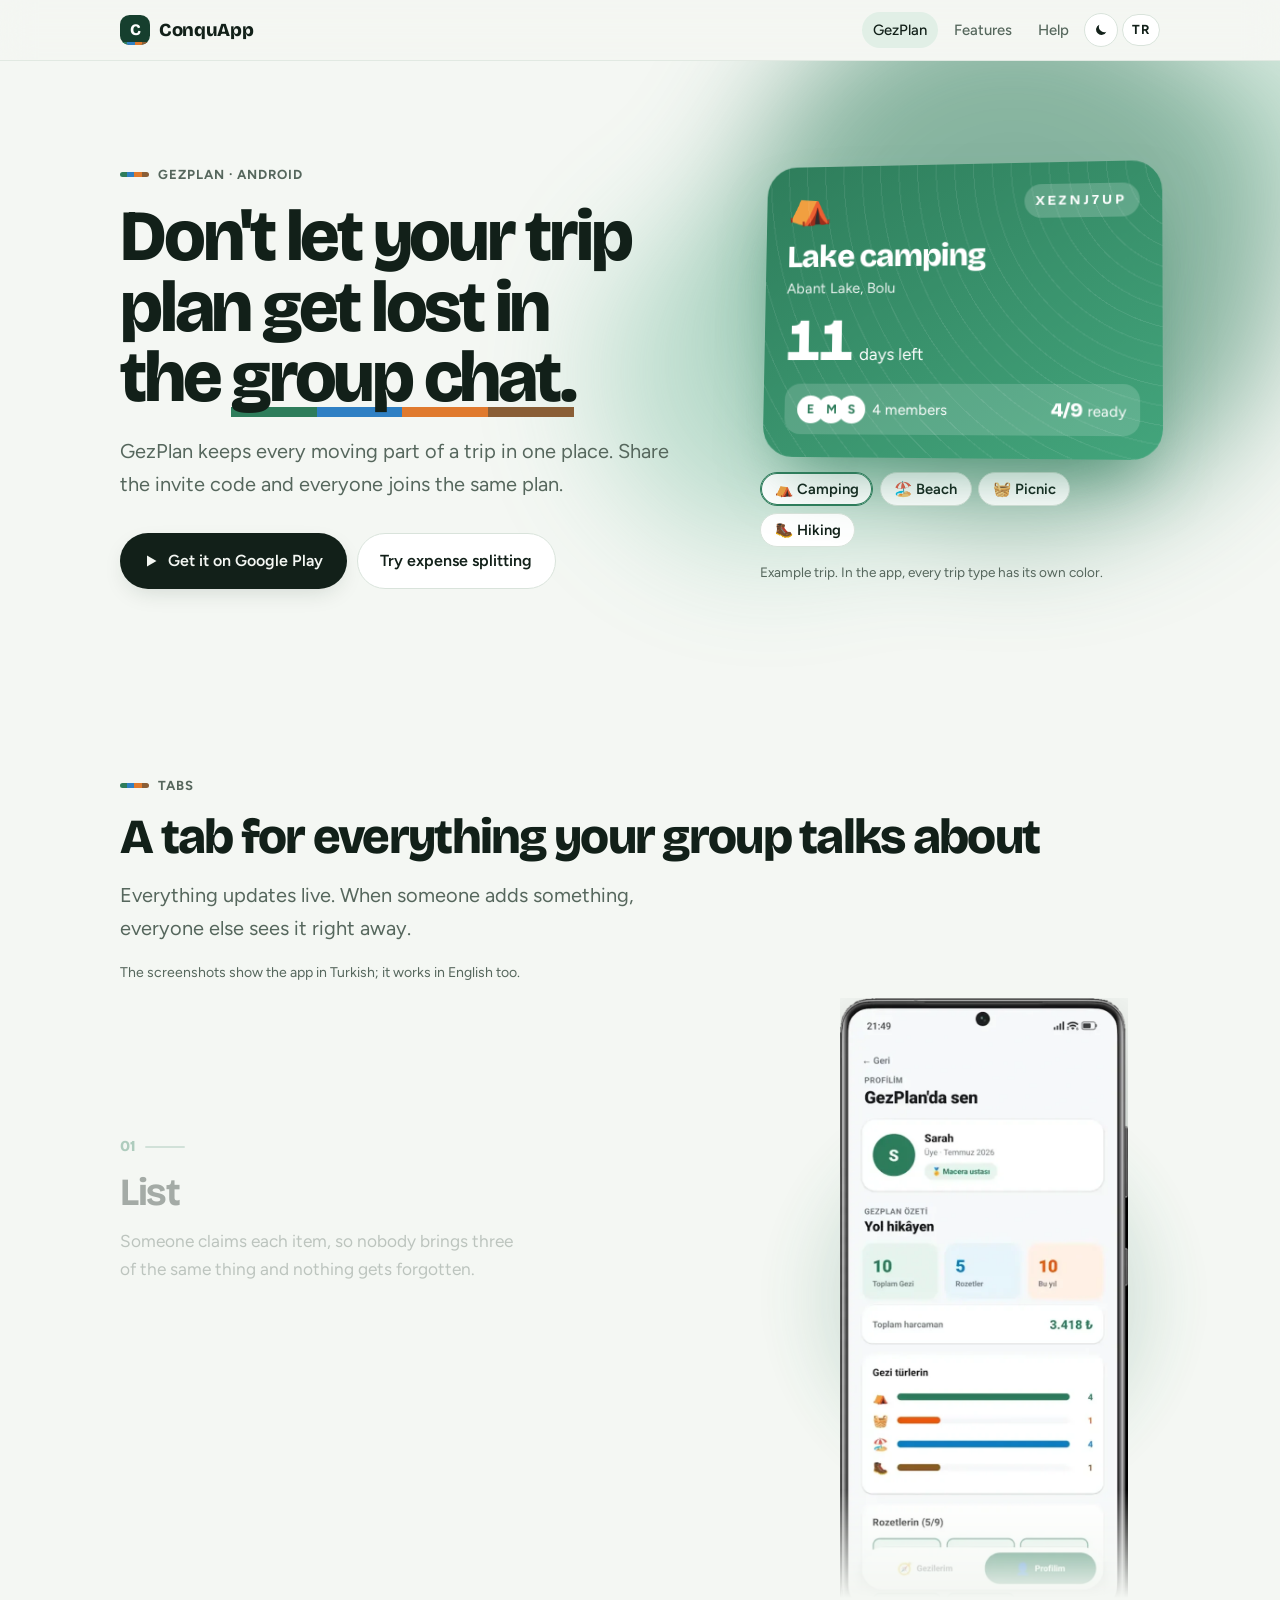
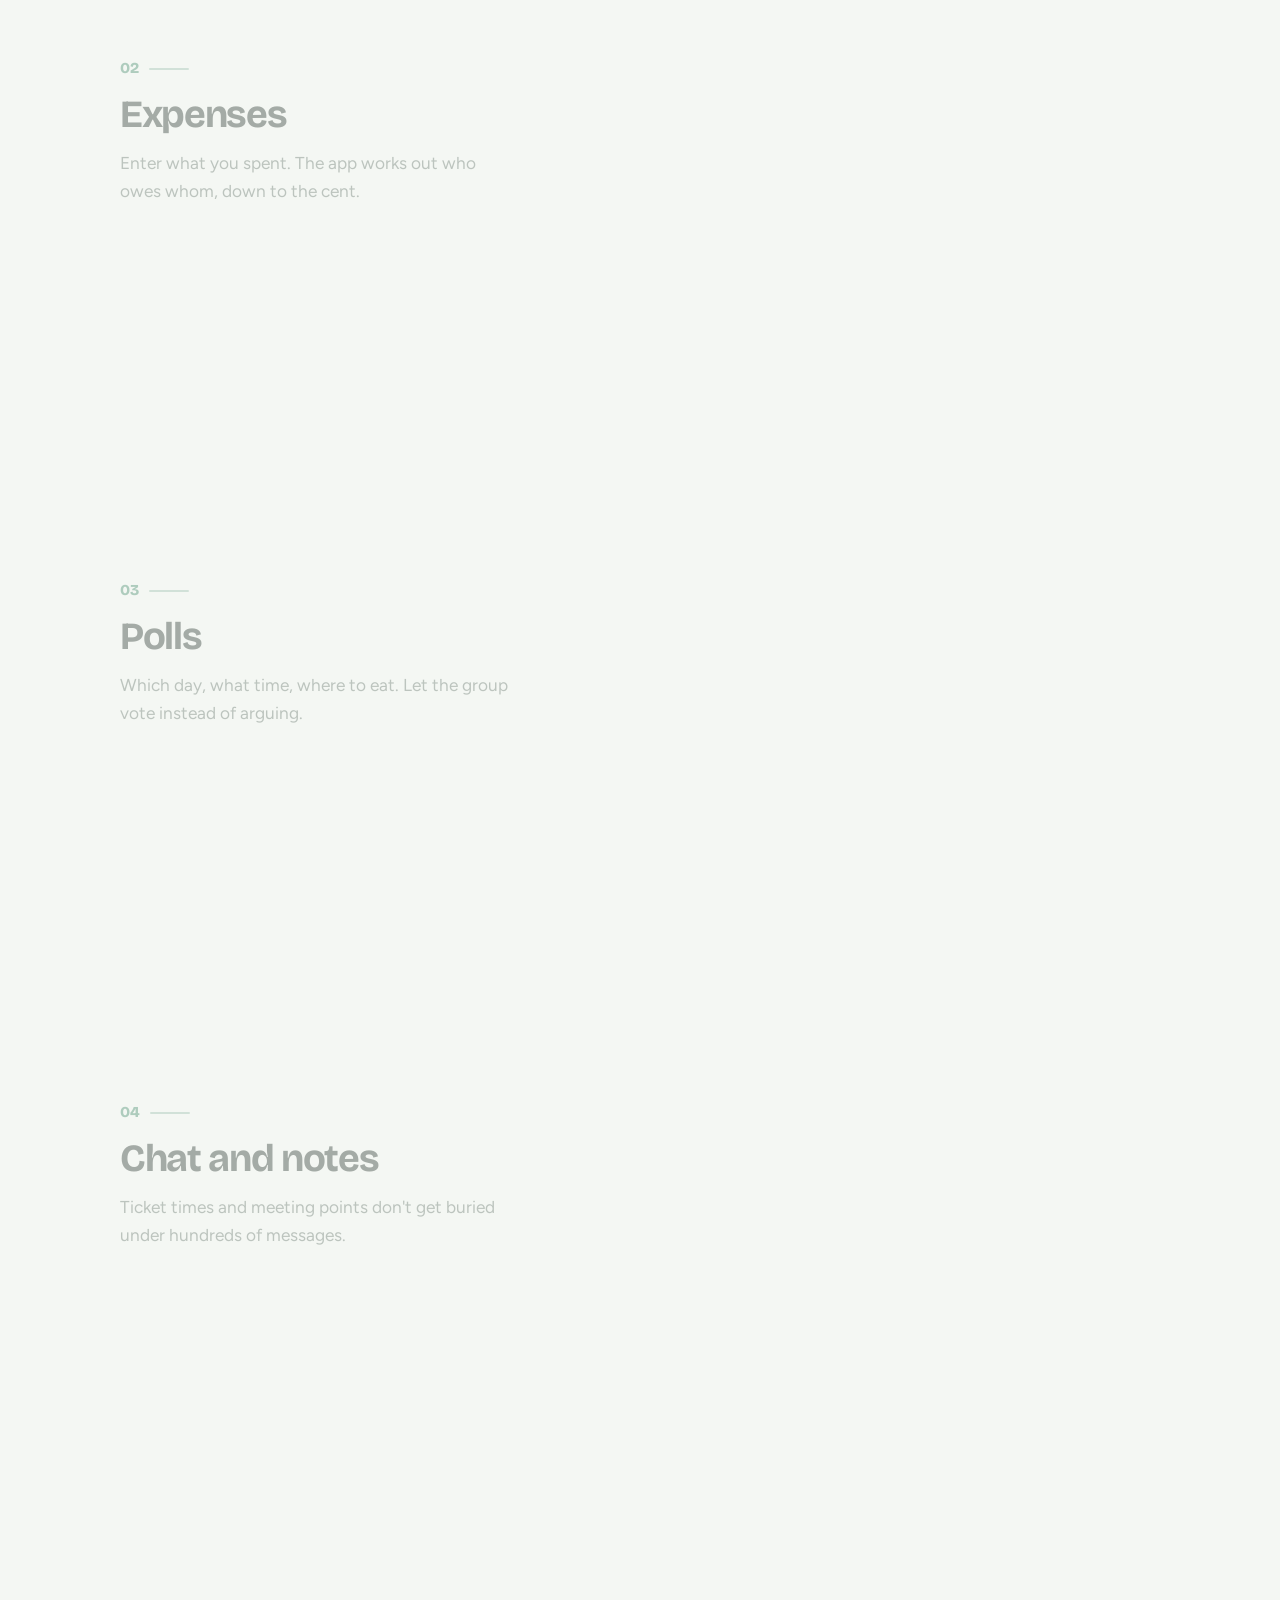
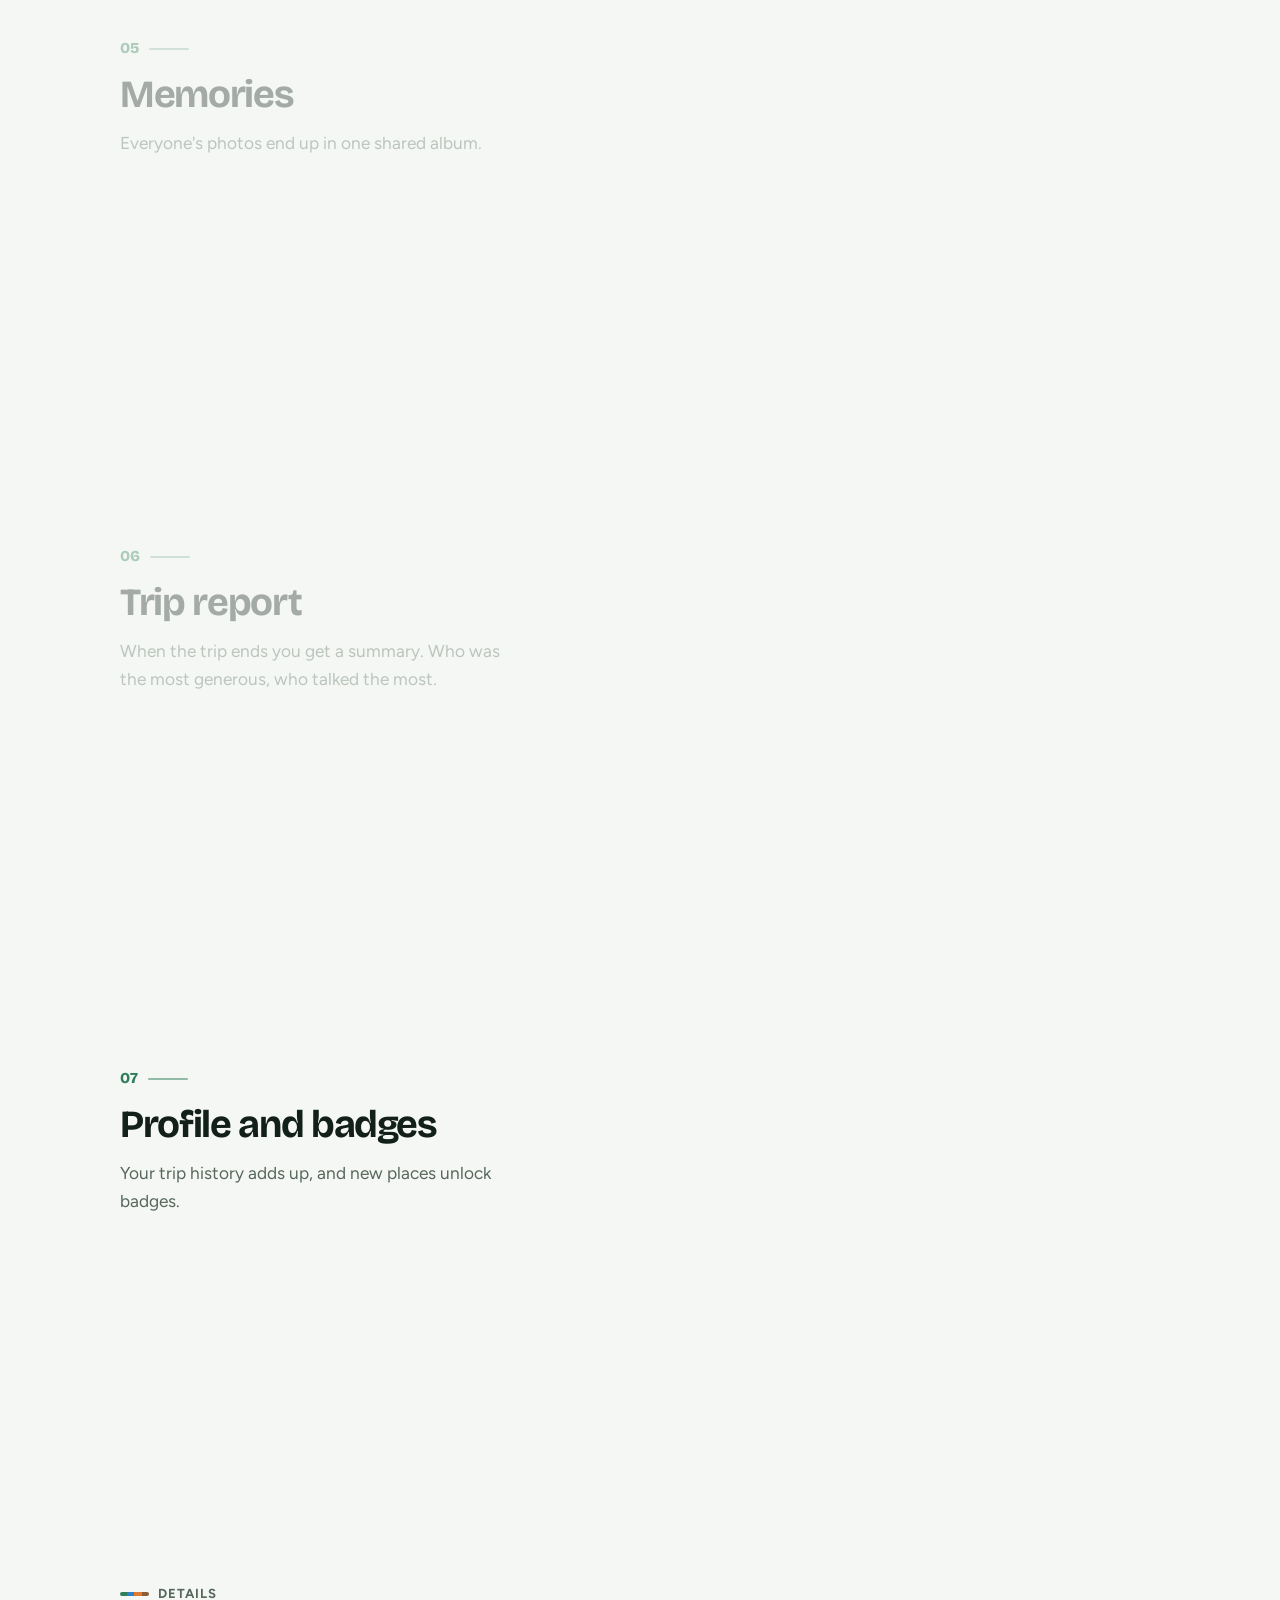
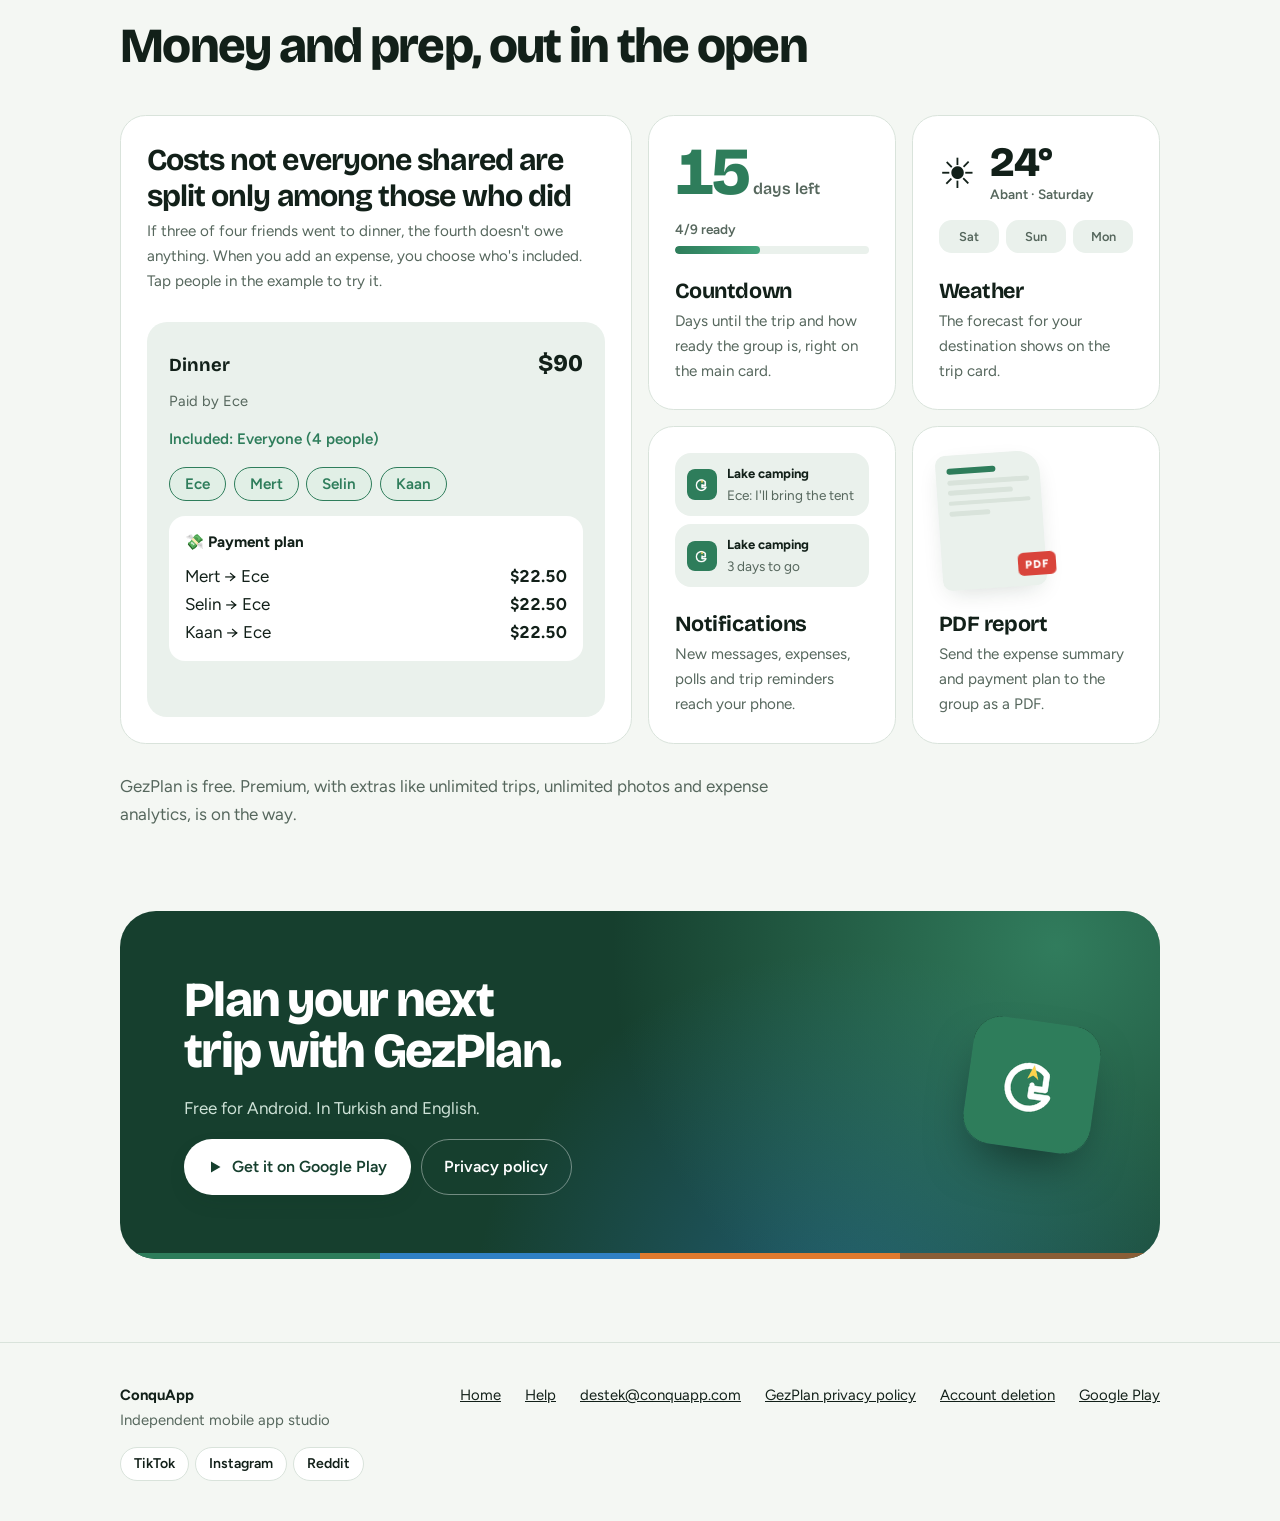
<file: en/gezplan.html>
<!DOCTYPE html>
<html lang="en" class="no-js">
<head>
<meta charset="utf-8">
<meta name="viewport" content="width=device-width, initial-scale=1, viewport-fit=cover">
<script>(function(d){d.className=d.className.replace("no-js","js");try{var t=localStorage.getItem("conquapp-theme");if(t)d.setAttribute("data-theme",t)}catch(e){}})(document.documentElement)</script>
<title>GezPlan</title>
<meta name="description" content="GezPlan brings a friend group's trip planning into one place: packing list, expense splitting, group chat, polls and a shared photo album. Free for Android.">
<link rel="canonical" href="https://conquapp.com/en/gezplan.html">
<link rel="alternate" hreflang="tr" href="https://conquapp.com/gezplan.html">
<link rel="alternate" hreflang="en" href="https://conquapp.com/en/gezplan.html">
<link rel="alternate" hreflang="x-default" href="https://conquapp.com/en/gezplan.html">
<meta property="og:site_name" content="ConquApp">
<meta property="og:type" content="website">
<meta property="og:url" content="https://conquapp.com/en/gezplan.html">
<meta property="og:title" content="GezPlan: group trip planning">
<meta property="og:description" content="Who's bringing what, who paid how much, where are we going. All in one app.">
<meta property="og:image" content="https://conquapp.com/og/gezplan-en.jpg">
<meta property="og:image:width" content="1200">
<meta property="og:image:height" content="630">
<meta property="og:locale" content="en_US">
<meta property="og:locale:alternate" content="tr_TR">
<meta name="twitter:card" content="summary_large_image">
<link rel="icon" type="image/png" sizes="32x32" href="../icons/gezplan-32.png">
<link rel="icon" type="image/png" sizes="192x192" href="../icons/gezplan-192.png">
<link rel="apple-touch-icon" href="../icons/gezplan-180.png">
<meta name="theme-color" content="#1C4F39">
<link rel="preconnect" href="https://fonts.googleapis.com">
<link rel="preconnect" href="https://fonts.gstatic.com" crossorigin>
<link href="https://fonts.googleapis.com/css2?family=Bricolage+Grotesque:opsz,wght@12..96,700;12..96,800&family=Figtree:wght@400;500;600;700&display=swap" rel="stylesheet">
<link rel="stylesheet" href="../style.css">
</head>
<body>

<div class="lang-banner" id="langBanner" lang="tr" hidden>
  <div class="wrap">
    <span>Bu sayfa Türkçe de var.</span>
    <a href="../gezplan.html" hreflang="tr" data-set-lang="tr">Türkçe görüntüle</a>
    <button type="button" data-dismiss aria-label="Kapat">✕</button>
  </div>
</div>

<header class="topbar">
  <div class="wrap">
    <a class="mark" href="index.html"><span class="mark-glyph" aria-hidden="true">C</span>ConquApp</a>
    <nav class="topnav" aria-label="Site">
      <a href="gezplan.html" aria-current="page">GezPlan</a>
      <a class="nav-extra" href="#features">Features</a>
      <a href="help.html">Help</a>
      <button type="button" class="theme-toggle" id="themeToggle" aria-label="Dark or light theme" title="Dark or light theme"><svg class="i-moon" viewBox="0 0 24 24" aria-hidden="true"><path d="M20 14.5A8 8 0 0 1 9.5 4a8 8 0 1 0 10.5 10.5z" fill="currentColor"/></svg><svg class="i-sun" viewBox="0 0 24 24" aria-hidden="true"><circle cx="12" cy="12" r="4.5" fill="currentColor"/><g stroke="currentColor" stroke-width="2" stroke-linecap="round"><path d="M12 2v2.5M12 19.5V22M2 12h2.5M19.5 12H22M4.9 4.9l1.8 1.8M17.3 17.3l1.8 1.8M4.9 19.1l1.8-1.8M17.3 6.7l1.8-1.8"/></g></svg></button>
      <a class="lang-pill" href="../gezplan.html" hreflang="tr" lang="tr" data-set-lang="tr" title="Türkçe">TR</a>
    </nav>
  </div>
</header>

<main>

<section class="trip-hero">
  <div class="aurora" aria-hidden="true"><span></span><span></span><span></span></div>
  <div class="wrap">
    <div class="reveal">
      <p class="eyebrow">GezPlan · Android</p>
      <h1>Don't let your trip plan get lost in the <span class="stripe">group chat.</span></h1>
      <p class="lede">GezPlan keeps every moving part of a trip in one place. Share the invite code and everyone joins the same plan.</p>
      <div class="actions">
        <a class="btn btn-primary" href="https://play.google.com/store/apps/details?id=com.conquu.gezplan&amp;hl=en&amp;referrer=utm_source%3Dwebsite%26utm_medium%3Dsite%26utm_campaign%3Dgezplan_en">
          <svg class="play-glyph" viewBox="0 0 16 16" aria-hidden="true"><path d="M4 2.5v11l9.5-5.5z" fill="currentColor"/></svg>
          Get it on Google Play
        </a>
        <a class="btn btn-line" href="#whos-in">Try expense splitting</a>
      </div>
    </div>

    <div class="trip-demo reveal d1">
      <div class="trip-card" id="tripCard" aria-live="polite">
        <div class="tc-top">
          <span class="tc-emoji" id="tcEmoji" aria-hidden="true">⛺</span>
          <span class="tc-code" title="Invite code">XEZNJ7UP</span>
        </div>
        <div class="tc-mid">
          <p class="tc-title" id="tcTitle">Lake camping</p>
          <p class="tc-place" id="tcPlace">Abant Lake, Bolu</p>
          <div class="tc-count"><strong id="tcDays">11</strong><span>days left</span></div>
        </div>
        <div class="tc-bottom">
          <div class="avatars"><span>E</span><span>M</span><span>S</span><em>4 members</em></div>
          <div class="tc-ready"><strong id="tcReady">4/9</strong> ready</div>
        </div>
      </div>
      <div class="theme-switch" role="group" aria-label="Trip type">
        <button type="button" id="th-kamp" data-theme-key="kamp" aria-pressed="true">⛺ Camping</button>
        <button type="button" id="th-deniz" data-theme-key="deniz" aria-pressed="false">🏖️ Beach</button>
        <button type="button" id="th-piknik" data-theme-key="piknik" aria-pressed="false">🧺 Picnic</button>
        <button type="button" id="th-doga" data-theme-key="doga" aria-pressed="false">🥾 Hiking</button>
      </div>
      <p class="demo-note">Example trip. In the app, every trip type has its own color.</p>
    </div>
  </div>
</section>

<section class="band" id="features">
  <div class="wrap">
    <div class="section-head reveal">
      <p class="eyebrow">Tabs</p>
      <h2>A tab for everything your group talks about</h2>
      <p class="lede">Everything updates live. When someone adds something, everyone else sees it right away.</p>
      <p class="shots-note">The screenshots show the app in Turkish; it works in English too.</p>
    </div>
    <div class="scrolly">
      <ol class="steps">
      <li class="step" data-step>
        <span class="n">01</span>
        <h3>List</h3>
        <p>Someone claims each item, so nobody brings three of the same thing and nothing gets forgotten.</p>
        <img class="step-img" src="../img/ui-liste.webp" alt="List tab: shared packing list and who is bringing what" width="620" height="1291" loading="lazy">
      </li>
      <li class="step" data-step>
        <span class="n">02</span>
        <h3>Expenses</h3>
        <p>Enter what you spent. The app works out who owes whom, down to the cent.</p>
        <img class="step-img" src="../img/ui-masraf.webp" alt="Expenses tab: total spent, category breakdown and who owes whom" width="620" height="1288" loading="lazy">
      </li>
      <li class="step" data-step>
        <span class="n">03</span>
        <h3>Polls</h3>
        <p>Which day, what time, where to eat. Let the group vote instead of arguing.</p>
        <img class="step-img" src="../img/ui-oylama.webp" alt="Polls tab: a new poll and its results" width="620" height="1291" loading="lazy">
      </li>
      <li class="step" data-step>
        <span class="n">04</span>
        <h3>Chat and notes</h3>
        <p>Ticket times and meeting points don't get buried under hundreds of messages.</p>
        <img class="step-img" src="../img/ui-sohbet.webp" alt="Chat tab: group messages for this trip" width="620" height="1287" loading="lazy">
      </li>
      <li class="step" data-step>
        <span class="n">05</span>
        <h3>Memories</h3>
        <p>Everyone's photos end up in one shared album.</p>
        <img class="step-img" src="../img/ui-anilar.webp" alt="Memories tab: shared photo album" width="620" height="1286" loading="lazy">
      </li>
      <li class="step" data-step>
        <span class="n">06</span>
        <h3>Trip report</h3>
        <p>When the trip ends you get a summary. Who was the most generous, who talked the most.</p>
        <img class="step-img" src="../img/ui-karne.webp" alt="Trip report: people, spending, photo and message stats" width="620" height="1286" loading="lazy">
      </li>
      <li class="step" data-step>
        <span class="n">07</span>
        <h3>Profile and badges</h3>
        <p>Your trip history adds up, and new places unlock badges.</p>
        <img class="step-img" src="../img/ui-rozet.webp" alt="Profile screen: trip history and badges" width="620" height="1289" loading="lazy">
      </li>
      </ol>
      <p class="swipe-hint">Swipe for the other tabs.</p>
      <div class="sticky-phone" aria-hidden="true">
        <div class="phone">
          <img src="../img/ui-liste.webp" alt="" width="620" height="1291" data-shot>
          <img src="../img/ui-masraf.webp" alt="" width="620" height="1288" loading="lazy" data-shot>
          <img src="../img/ui-oylama.webp" alt="" width="620" height="1291" loading="lazy" data-shot>
          <img src="../img/ui-sohbet.webp" alt="" width="620" height="1287" loading="lazy" data-shot>
          <img src="../img/ui-anilar.webp" alt="" width="620" height="1286" loading="lazy" data-shot>
          <img src="../img/ui-karne.webp" alt="" width="620" height="1286" loading="lazy" data-shot>
          <img src="../img/ui-rozet.webp" alt="" width="620" height="1289" loading="lazy" data-shot>
        </div>
      </div>
    </div>
  </div>
</section>

<section class="band" id="whos-in">
  <div class="wrap">
    <div class="section-head reveal">
      <p class="eyebrow">Details</p>
      <h2>Money and prep, out in the open</h2>
    </div>
    <div class="bento">
      <div class="tile big">
        <div>
          <h3>Costs not everyone shared are split only among those who did</h3>
          <p>If three of four friends went to dinner, the fourth doesn't owe anything. When you add an expense, you choose who's included. Tap people in the example to try it.</p>
        </div>
        <div class="split-panel">
          <div class="exp-row"><strong>Dinner</strong><span class="exp-amount">$90</span></div>
          <div class="exp-by">Paid by Ece</div>
          <div class="inc-label" id="incLabel">Included: Everyone (4 people)</div>
          <div class="people" role="group" aria-label="Who's included">
            <button type="button" id="p-ece" data-person="Ece" aria-pressed="true">Ece</button>
            <button type="button" id="p-mert" data-person="Mert" aria-pressed="true">Mert</button>
            <button type="button" id="p-selin" data-person="Selin" aria-pressed="true">Selin</button>
            <button type="button" id="p-kaan" data-person="Kaan" aria-pressed="true">Kaan</button>
          </div>
          <div class="plan" aria-live="polite">
            <div class="plan-title">💸 Payment plan</div>
            <div id="planLines"></div>
          </div>
          <p class="split-msg" id="splitMsg"></p>
        </div>
      </div>

      <div class="tile reveal">
        <div>
          <div class="count-big"><span id="cdNum" data-to="11">11</span><small>days left</small></div>
          <div class="ready" style="margin-top:1rem"><span>4/9 ready</span><div class="bar" style="--w:44%"><i></i></div></div>
        </div>
        <div><h3>Countdown</h3><p>Days until the trip and how ready the group is, right on the main card.</p></div>
      </div>

      <div class="tile reveal">
        <div>
          <div class="wx"><span class="wx-sun" aria-hidden="true">☀️</span><div><div class="wx-temp">24°</div><div class="wx-place">Abant · Saturday</div></div></div>
          <div class="wx-days" style="margin-top:0.9rem" aria-hidden="true"><span>Sat</span><span>Sun</span><span>Mon</span></div>
        </div>
        <div><h3>Weather</h3><p>The forecast for your destination shows on the trip card.</p></div>
      </div>

      <div class="tile reveal">
        <div class="notes" aria-hidden="true">
          <div class="note"><img src="../icons/gezplan-192.png" alt="" width="192" height="192" loading="lazy"><div><b>Lake camping</b><span>Ece: I'll bring the tent</span></div></div>
          <div class="note"><img src="../icons/gezplan-192.png" alt="" width="192" height="192" loading="lazy"><div><b>Lake camping</b><span>3 days to go</span></div></div>
        </div>
        <div><h3>Notifications</h3><p>New messages, expenses, polls and trip reminders reach your phone.</p></div>
      </div>

      <div class="tile reveal">
        <div class="doc" aria-hidden="true"><i></i><i></i><i></i><i></i><i></i><em>PDF</em></div>
        <div><h3>PDF report</h3><p>Send the expense summary and payment plan to the group as a PDF.</p></div>
      </div>
    </div>
    <p class="dim premium-note">GezPlan is free. Premium, with extras like unlimited trips, unlimited photos and expense analytics, is on the way.</p>
  </div>
</section>

<section class="band tight">
  <div class="wrap">
    <div class="cta reveal">
      <div class="copy">
        <h2>Plan your next trip with GezPlan.</h2>
        <p>Free for Android. In Turkish and English.</p>
        <div class="actions">
          <a class="btn btn-primary" href="https://play.google.com/store/apps/details?id=com.conquu.gezplan&amp;hl=en&amp;referrer=utm_source%3Dwebsite%26utm_medium%3Dsite%26utm_campaign%3Dgezplan_en">
            <svg class="play-glyph" viewBox="0 0 16 16" aria-hidden="true"><path d="M4 2.5v11l9.5-5.5z" fill="currentColor"/></svg>
            Get it on Google Play
          </a>
          <a class="btn btn-line" href="https://conquapp.com/gezplan-privacy/#en">Privacy policy</a>
        </div>
      </div>
      <img class="cta-icon" src="../icons/gezplan-192.png" alt="" width="192" height="192" loading="lazy">
    </div>
  </div>
</section>

</main>

<footer class="foot">
  <div class="wrap">
    <div class="foot-brand">
      <p><strong style="color:var(--ink)">ConquApp</strong><br>Independent mobile app studio</p>
      <ul class="social" aria-label="Follow">
        <li><a href="https://www.tiktok.com/@gezplan.app" rel="me noopener">TikTok</a></li><li><a href="https://www.instagram.com/conquapp" rel="me noopener">Instagram</a></li><li><a href="https://www.reddit.com/user/Conquapp" rel="me noopener">Reddit</a></li>
      </ul>
    </div>
    <ul>
      <li><a href="index.html">Home</a></li>
      <li><a href="help.html">Help</a></li>
      <li><a href="mailto:destek@conquapp.com">destek@conquapp.com</a></li>
      <li><a href="https://conquapp.com/gezplan-privacy/#en">GezPlan privacy policy</a></li>
      <li><a href="https://conquapp.com/gezplan-privacy/hesap-silme.html#en">Account deletion</a></li>
      <li><a href="https://play.google.com/store/apps/details?id=com.conquu.gezplan&amp;hl=en&amp;referrer=utm_source%3Dwebsite%26utm_medium%3Dsite%26utm_campaign%3Dfooter_en">Google Play</a></li>
    </ul>
  </div>
</footer>

<script src="../site.js"></script>
<script src="../gezplan.js"></script>
</body>
</html>
</file>
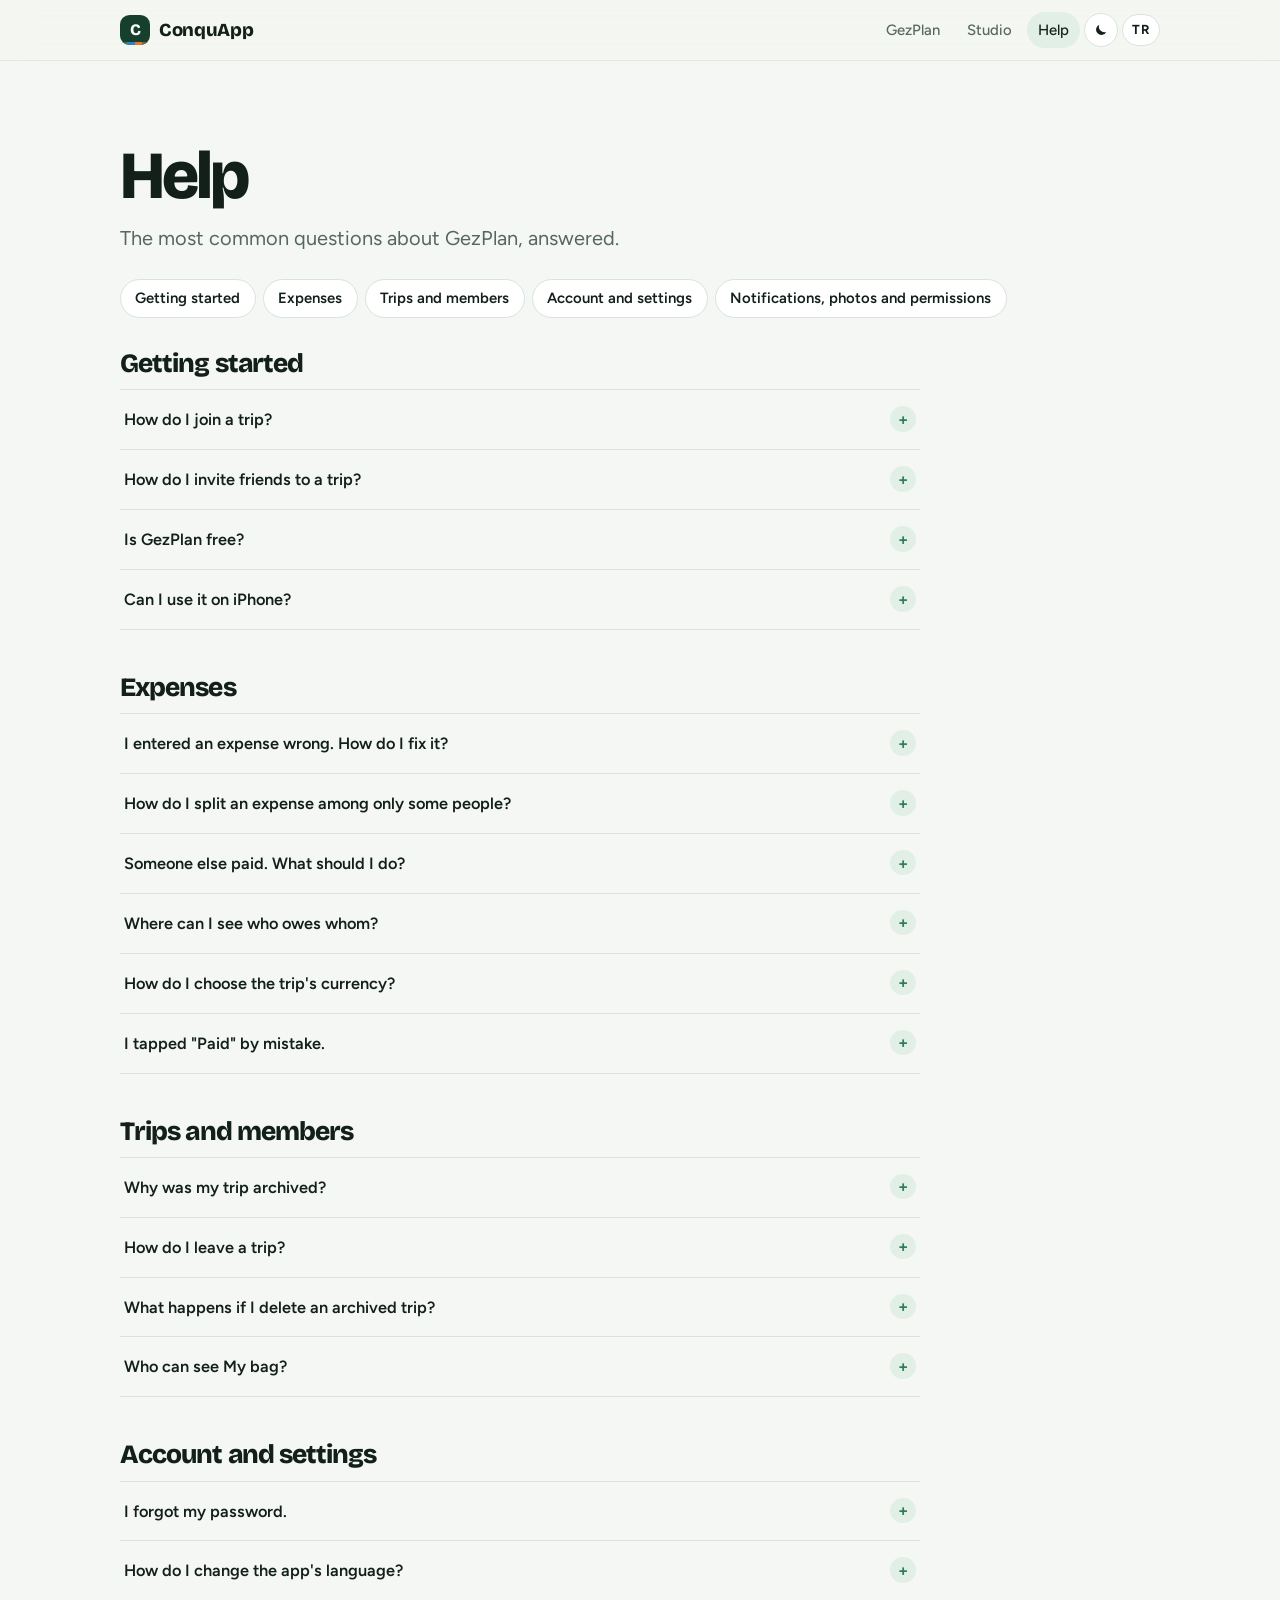
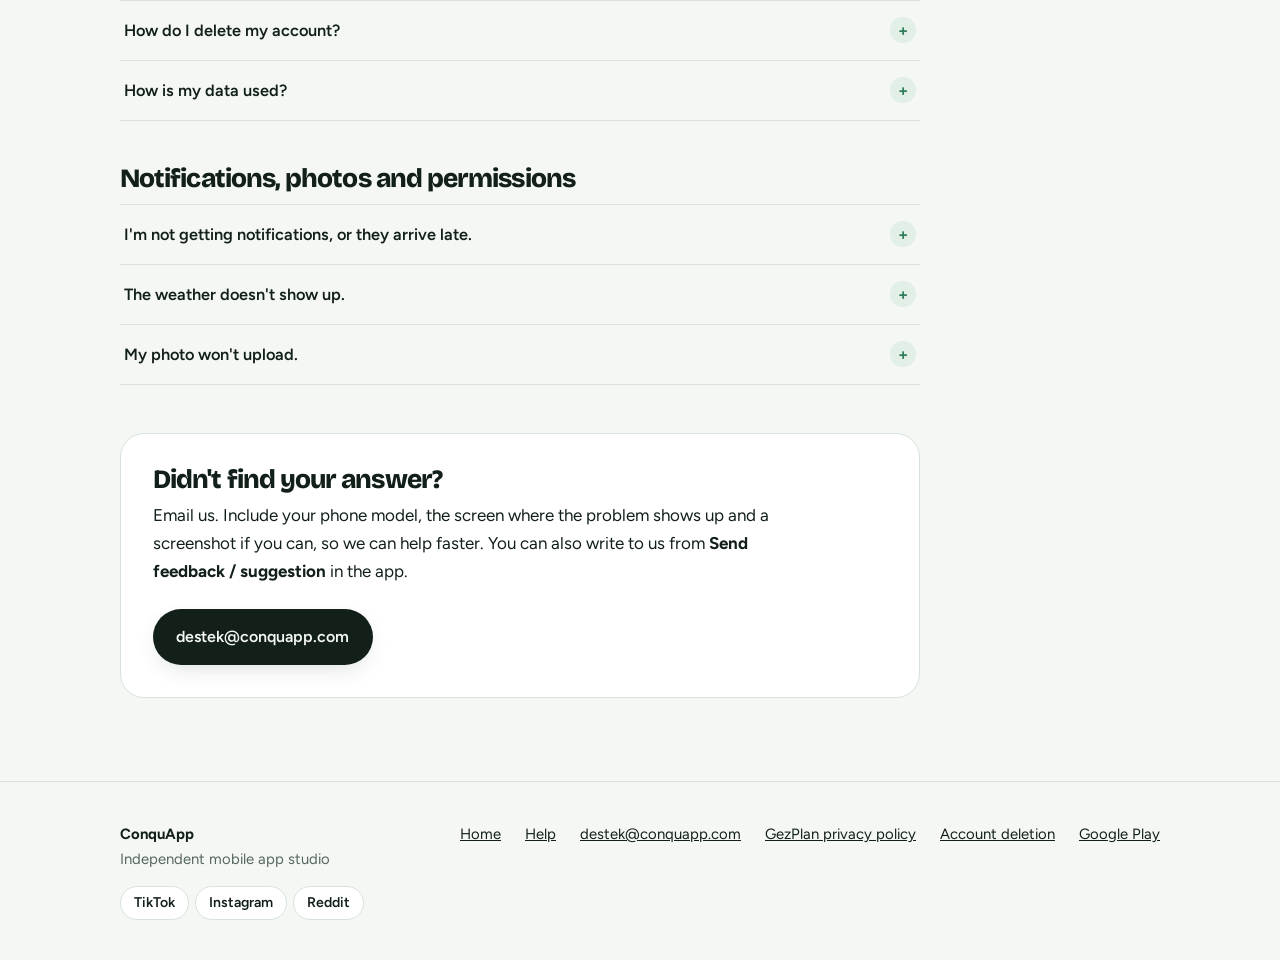
<file: en/help.html>
<!DOCTYPE html>
<html lang="en" class="no-js">
<head>
<meta charset="utf-8">
<meta name="viewport" content="width=device-width, initial-scale=1, viewport-fit=cover">
<script>(function(d){d.className=d.className.replace("no-js","js");try{var t=localStorage.getItem("conquapp-theme");if(t)d.setAttribute("data-theme",t)}catch(e){}})(document.documentElement)</script>
<title>GezPlan Help</title>
<meta name="description" content="Frequently asked questions about GezPlan: joining a trip, splitting expenses, archived trips, notifications, password reset and account deletion.">
<link rel="canonical" href="https://conquapp.com/en/help.html">
<link rel="alternate" hreflang="tr" href="https://conquapp.com/yardim.html">
<link rel="alternate" hreflang="en" href="https://conquapp.com/en/help.html">
<link rel="alternate" hreflang="x-default" href="https://conquapp.com/en/help.html">
<meta property="og:site_name" content="ConquApp">
<meta property="og:type" content="website">
<meta property="og:url" content="https://conquapp.com/en/help.html">
<meta property="og:title" content="GezPlan help and FAQ">
<meta property="og:description" content="Answers about joining trips, splitting expenses, notifications and account settings.">
<meta property="og:image" content="https://conquapp.com/og/gezplan-en.jpg">
<meta property="og:image:width" content="1200">
<meta property="og:image:height" content="630">
<meta property="og:locale" content="en_US">
<meta property="og:locale:alternate" content="tr_TR">
<meta name="twitter:card" content="summary_large_image">
<link rel="icon" type="image/png" sizes="32x32" href="../icons/gezplan-32.png">
<link rel="icon" type="image/png" sizes="192x192" href="../icons/gezplan-192.png">
<link rel="apple-touch-icon" href="../icons/gezplan-180.png">
<meta name="theme-color" content="#1C4F39">
<link rel="preconnect" href="https://fonts.googleapis.com">
<link rel="preconnect" href="https://fonts.gstatic.com" crossorigin>
<link href="https://fonts.googleapis.com/css2?family=Bricolage+Grotesque:opsz,wght@12..96,700;12..96,800&family=Figtree:wght@400;500;600;700&display=swap" rel="stylesheet">
<link rel="stylesheet" href="../style.css">
</head>
<body>

<div class="lang-banner" id="langBanner" lang="tr" hidden>
  <div class="wrap">
    <span>Bu sayfa Türkçe de var.</span>
    <a href="../yardim.html" hreflang="tr" data-set-lang="tr">Türkçe görüntüle</a>
    <button type="button" data-dismiss aria-label="Kapat">✕</button>
  </div>
</div>

<header class="topbar">
  <div class="wrap">
    <a class="mark" href="index.html"><span class="mark-glyph" aria-hidden="true">C</span>ConquApp</a>
    <nav class="topnav" aria-label="Site">
      <a href="gezplan.html">GezPlan</a>
      <a class="nav-extra" href="index.html#studio">Studio</a>
      <a href="help.html" aria-current="page">Help</a>
      <button type="button" class="theme-toggle" id="themeToggle" aria-label="Dark or light theme" title="Dark or light theme"><svg class="i-moon" viewBox="0 0 24 24" aria-hidden="true"><path d="M20 14.5A8 8 0 0 1 9.5 4a8 8 0 1 0 10.5 10.5z" fill="currentColor"/></svg><svg class="i-sun" viewBox="0 0 24 24" aria-hidden="true"><circle cx="12" cy="12" r="4.5" fill="currentColor"/><g stroke="currentColor" stroke-width="2" stroke-linecap="round"><path d="M12 2v2.5M12 19.5V22M2 12h2.5M19.5 12H22M4.9 4.9l1.8 1.8M17.3 17.3l1.8 1.8M4.9 19.1l1.8-1.8M17.3 6.7l1.8-1.8"/></g></svg></button>
      <a class="lang-pill" href="../yardim.html" hreflang="tr" lang="tr" data-set-lang="tr" title="Türkçe">TR</a>
    </nav>
  </div>
</header>

<main>

<section class="band help-head">
  <div class="wrap">
    <h1>Help</h1>
    <p class="lede">The most common questions about GezPlan, answered.</p>
    <ul class="help-cats" aria-label="Topics">
      <li><a href="#getting-started">Getting started</a></li>
      <li><a href="#expenses">Expenses</a></li>
      <li><a href="#trips">Trips and members</a></li>
      <li><a href="#account">Account and settings</a></li>
      <li><a href="#troubleshooting">Notifications, photos and permissions</a></li>
    </ul>
  </div>
</section>

<section class="band help-body">
  <div class="wrap help-wrap">
    <section class="faq-group reveal" id="getting-started">
      <h2>Getting started</h2>
      <details class="faq" id="join">
        <summary>How do I join a trip?</summary>
        <div class="faq-a"><p>Ask the person who created the trip for the 8-character invite code. On GezPlan's home screen, type it into <strong>Join by code</strong> and tap <strong>Join</strong>.</p></div>
      </details>
      <details class="faq" id="invite">
        <summary>How do I invite friends to a trip?</summary>
        <div class="faq-a"><p>The invite code is on the card at the top of the trip screen. Tap the code to open your phone's share menu, then send it through WhatsApp or any other app.</p></div>
      </details>
      <details class="faq" id="free">
        <summary>Is GezPlan free?</summary>
        <div class="faq-a"><p>Yes. On the free plan you can have up to 2 active trips that you created, and up to 10 photos per trip. Joining trips created by others and archived trips don't count toward that limit. Premium, with extras like unlimited trips and photos, is on the way and can't be purchased yet.</p></div>
      </details>
      <details class="faq" id="iphone">
        <summary>Can I use it on iPhone?</summary>
        <div class="faq-a"><p>Not yet. GezPlan is only available for Android, on Google Play.</p></div>
      </details>
    </section>
    <section class="faq-group reveal" id="expenses">
      <h2>Expenses</h2>
      <details class="faq" id="fix-expense">
        <summary>I entered an expense wrong. How do I fix it?</summary>
        <div class="faq-a"><p>Expenses can't be edited. The person who added the expense can delete it with the ✕ on the right of its row and add the correct one. Only the person who added an expense can delete it.</p></div>
      </details>
      <details class="faq" id="whos-included">
        <summary>How do I split an expense among only some people?</summary>
        <div class="faq-a"><p>When adding an expense, tap the <strong>Included</strong> row below the categories and deselect the people who weren't part of it. Everyone is included by default. This arrived in version 1.2.4. If you don't see it, update the app on Google Play.</p></div>
      </details>
      <details class="faq" id="who-paid">
        <summary>Someone else paid. What should I do?</summary>
        <div class="faq-a"><p>In GezPlan, the person who adds an expense counts as the one who paid. Whoever paid should add the expense, so the balances come out right.</p></div>
      </details>
      <details class="faq" id="payment-plan">
        <summary>Where can I see who owes whom?</summary>
        <div class="faq-a"><p>The Expenses tab shows everyone's balance and a <strong>Payment plan</strong>. The plan tells you who should send how much to whom, settling the debts in as few payments as possible.</p></div>
      </details>
      <details class="faq" id="currency">
        <summary>How do I choose the trip's currency?</summary>
        <div class="faq-a"><p>Pick it in the <strong>Currency</strong> field when you create a trip; by default it follows your phone's region. The admin can change it later from the edit trip screen. Changing the currency only changes the symbol; amounts are not converted. This arrived in version 1.2.5.</p></div>
      </details>
      <details class="faq" id="undo-paid">
        <summary>I tapped "Paid" by mistake.</summary>
        <div class="faq-a"><p>In the Expenses tab, find the payment under <strong>Payments made</strong> and tap <strong>Undo</strong>. Only the person who made or received the payment can undo it.</p></div>
      </details>
    </section>
    <section class="faq-group reveal" id="trips">
      <h2>Trips and members</h2>
      <details class="faq" id="archived">
        <summary>Why was my trip archived?</summary>
        <div class="faq-a"><p>Trips with a date are archived automatically overnight, two days after the trip date; nobody needs to open the app. Archived trips are read-only for everyone, so nothing can be added or edited. The trip's admin can bring it back with the <strong>Unarchive</strong> button inside the trip.</p></div>
      </details>
      <details class="faq" id="leave">
        <summary>How do I leave a trip?</summary>
        <div class="faq-a"><p>Tap the door icon at the top right of the trip screen and confirm <strong>Leave trip</strong>. After you leave, you can't see that trip's lists, expenses or chat. Expenses you paid and payments made stay as "Former member" so the group's balances remain correct; if you owe money, we recommend settling up before you leave. The door icon isn't shown to the admin: to leave, the admin first hands admin rights to another member with the 👑 in the member list.</p></div>
      </details>
      <details class="faq" id="delete-trip">
        <summary>What happens if I delete an archived trip?</summary>
        <div class="faq-a"><p>The 🗑️ icon in your past trips removes the trip from your list, and the trip continues for the other members. If you are the trip's admin, admin rights pass to its longest-standing member. If you are the only member, the trip is permanently deleted with everything in it.</p></div>
      </details>
      <details class="faq" id="my-bag">
        <summary>Who can see My bag?</summary>
        <div class="faq-a"><p><strong>My bag</strong> in the List tab is your personal packing list and only you can see it. Everyone in the trip can see the shared list.</p></div>
      </details>
    </section>
    <section class="faq-group reveal" id="account">
      <h2>Account and settings</h2>
      <details class="faq" id="password">
        <summary>I forgot my password.</summary>
        <div class="faq-a"><p>On the sign-in screen, tap <strong>Forgot password</strong> and enter your email. We'll send you a link to reset it. If it's not in your inbox, check your spam folder.</p></div>
      </details>
      <details class="faq" id="language">
        <summary>How do I change the app's language?</summary>
        <div class="faq-a"><p>Go to the <strong>My Profile</strong> tab and pick Türkçe or English under <strong>Language</strong>.</p></div>
      </details>
      <details class="faq" id="delete-account">
        <summary>How do I delete my account?</summary>
        <div class="faq-a"><p><strong>My Profile → Account → Delete my account</strong>. The steps and what gets deleted are on the <a href="https://conquapp.com/gezplan-privacy/hesap-silme.html#en">account deletion page</a>. Trips you created that have other members aren't deleted; admin rights pass to their longest-standing member. Trips where you are the only member are deleted.</p></div>
      </details>
      <details class="faq" id="privacy">
        <summary>How is my data used?</summary>
        <div class="faq-a"><p>What we collect and who it's shared with is in the <a href="https://conquapp.com/gezplan-privacy/#en">privacy policy</a>. We don't sell your data.</p></div>
      </details>
    </section>
    <section class="faq-group reveal" id="troubleshooting">
      <h2>Notifications, photos and permissions</h2>
      <details class="faq" id="notifications">
        <summary>I'm not getting notifications, or they arrive late.</summary>
        <div class="faq-a"><p>Since version 1.2.6, GezPlan sends notifications for new chat messages, expenses, polls, new members joining a trip, payments marked as paid and trip reminders. When a chat is busy, messages that arrive close together are grouped into a single "N new messages" notification. Reminders only come for trips that have a date: 1 week, 3 days and 1 day before, and on the day of the trip; they go to the trip creator and every member. You can choose which notifications you get in Profile → Notification settings, and hide message content in notifications if you prefer. If notifications don't arrive: make sure notifications are allowed for GezPlan in your phone's settings, turn off battery saver for GezPlan and update to the latest version. If it still doesn't work, long-press the "GezPlan v…" text at the bottom of the Profile screen and send us the details it shows.</p></div>
      </details>
      <details class="faq" id="weather">
        <summary>The weather doesn't show up.</summary>
        <div class="faq-a"><p>Weather needs location permission. If you didn't allow it, you can turn it on for GezPlan in your phone's settings. Your location is only used to fetch the current weather and isn't stored.</p></div>
      </details>
      <details class="faq" id="photo">
        <summary>My photo won't upload.</summary>
        <div class="faq-a"><p>Photos can be up to 8 MB and must be JPEG, PNG, WebP or HEIC. On the free plan a trip can hold up to 10 photos. Also check your internet connection.</p></div>
      </details>
    </section>

    <section class="help-contact reveal">
      <h2>Didn't find your answer?</h2>
      <p>Email us. Include your phone model, the screen where the problem shows up and a screenshot if you can, so we can help faster. You can also write to us from <strong>Send feedback / suggestion</strong> in the app.</p>
      <p><a class="btn btn-primary" href="mailto:destek@conquapp.com">destek@conquapp.com</a></p>
    </section>
  </div>
</section>

</main>

<footer class="foot">
  <div class="wrap">
    <div class="foot-brand">
      <p><strong style="color:var(--ink)">ConquApp</strong><br>Independent mobile app studio</p>
      <ul class="social" aria-label="Follow">
        <li><a href="https://www.tiktok.com/@gezplan.app" rel="me noopener">TikTok</a></li><li><a href="https://www.instagram.com/conquapp" rel="me noopener">Instagram</a></li><li><a href="https://www.reddit.com/user/Conquapp" rel="me noopener">Reddit</a></li>
      </ul>
    </div>
    <ul>
      <li><a href="index.html">Home</a></li>
      <li><a href="help.html">Help</a></li>
      <li><a href="mailto:destek@conquapp.com">destek@conquapp.com</a></li>
      <li><a href="https://conquapp.com/gezplan-privacy/#en">GezPlan privacy policy</a></li>
      <li><a href="https://conquapp.com/gezplan-privacy/hesap-silme.html#en">Account deletion</a></li>
      <li><a href="https://play.google.com/store/apps/details?id=com.conquu.gezplan&amp;hl=en&amp;referrer=utm_source%3Dwebsite%26utm_medium%3Dsite%26utm_campaign%3Dfooter_en">Google Play</a></li>
    </ul>
  </div>
</footer>

<script src="../site.js"></script>
</body>
</html>
</file>
<file: style.css>
/* ConquApp — paylaşılan stiller (v3)
   Renkler GezPlan'ın paletinden. Dört renkli şerit, uygulamadaki gezi
   türlerinin (kamp, deniz, piknik, doğa) renkleri; sitenin ortak motifi. */

:root {
  --bg: #F4F7F3;
  --surface: #FFFFFF;
  --surface-2: #EAF1EC;
  --ink: #122019;
  --muted: #56675D;
  --rule: #D9E3DB;
  --brand: #2E7D5B;
  --brand-deep: #163F2E;
  --brand-soft: #E1EFE6;
  --chip: #FFFFFF;
  --shadow: 0 1.5rem 3.5rem -1rem rgba(19, 44, 30, 0.22);
  --shadow-sm: 0 0.5rem 1.5rem -0.5rem rgba(19, 44, 30, 0.18);
  --glow: 0.55;

  --kamp: #2E7D5B;
  --deniz: #2F80C4;
  --piknik: #E07A2E;
  --doga: #8A5E36;
  --stripe: linear-gradient(90deg, var(--kamp) 0 25%, var(--deniz) 25% 50%, var(--piknik) 50% 75%, var(--doga) 75%);

  /* aktif gezi teması (GezPlan sayfasında JS değiştirir) */
  --t1: #2E7D5B;
  --t2: #43A57C;

  --display: "Bricolage Grotesque", "Segoe UI", system-ui, sans-serif;
  --body: "Figtree", "Segoe UI", system-ui, sans-serif;

  --pad: clamp(1rem, 5vw, 3.5rem);
  --max: 72rem;
  --ease: cubic-bezier(0.2, 0.7, 0.2, 1);
}

@media (prefers-color-scheme: dark) {
  :root:not([data-theme="light"]) {
    color-scheme: dark;
    --bg: #0C1310;
    --surface: #141D18;
    --surface-2: #19241E;
    --ink: #E6EEE8;
    --muted: #9DB0A4;
    --rule: #25332B;
    --brand: #4DB386;
    --brand-deep: #0F2419;
    --brand-soft: #1A2B22;
    --chip: #19241E;
    --shadow: 0 1.5rem 3.5rem -1rem rgba(0, 0, 0, 0.6);
    --shadow-sm: 0 0.5rem 1.5rem -0.5rem rgba(0, 0, 0, 0.5);
    --glow: 0.32;
  }
}

:root[data-theme="dark"] {
  color-scheme: dark;
  --bg: #0C1310;
  --surface: #141D18;
  --surface-2: #19241E;
  --ink: #E6EEE8;
  --muted: #9DB0A4;
  --rule: #25332B;
  --brand: #4DB386;
  --brand-deep: #0F2419;
  --brand-soft: #1A2B22;
  --chip: #19241E;
  --shadow: 0 1.5rem 3.5rem -1rem rgba(0, 0, 0, 0.6);
  --shadow-sm: 0 0.5rem 1.5rem -0.5rem rgba(0, 0, 0, 0.5);
  --glow: 0.32;
}

* { box-sizing: border-box; }

html { -webkit-text-size-adjust: 100%; scroll-behavior: smooth; }

body {
  margin: 0;
  background: var(--bg);
  color: var(--ink);
  font-family: var(--body);
  font-size: clamp(1rem, 0.96rem + 0.2vw, 1.0625rem);
  line-height: 1.65;
  -webkit-font-smoothing: antialiased;
  overflow-x: hidden;
}

img { max-width: 100%; height: auto; display: block; }

a { color: var(--brand); }

:focus-visible {
  outline: 3px solid var(--t2);
  outline-offset: 3px;
  border-radius: 4px;
}

.wrap {
  max-width: var(--max);
  margin-inline: auto;
  padding-inline: var(--pad);
}

h1, h2, h3 { text-wrap: balance; }

h1 {
  font-family: var(--display);
  font-weight: 800;
  font-size: clamp(2.5rem, 1.3rem + 5.2vw, 5.4rem);
  line-height: 0.98;
  letter-spacing: -0.045em;
  margin: 0 0 1.4rem;
}

h2 {
  font-family: var(--display);
  font-weight: 800;
  font-size: clamp(1.85rem, 1.3rem + 2.2vw, 3.2rem);
  line-height: 1.03;
  letter-spacing: -0.035em;
  margin: 0 0 1rem;
}

h3 {
  font-family: var(--display);
  font-weight: 700;
  font-size: clamp(1.15rem, 1.05rem + 0.4vw, 1.35rem);
  letter-spacing: -0.02em;
  line-height: 1.2;
  margin: 0 0 0.4rem;
}

p { margin: 0 0 1rem; max-width: 60ch; }
p:last-child { margin-bottom: 0; }

.lede {
  font-size: clamp(1.08rem, 1rem + 0.4vw, 1.25rem);
  color: var(--muted);
  max-width: 46ch;
}

.dim { color: var(--muted); }

.eyebrow {
  display: inline-flex;
  align-items: center;
  gap: 0.55rem;
  font-size: 0.82rem;
  font-weight: 700;
  letter-spacing: 0.08em;
  text-transform: uppercase;
  color: var(--muted);
  margin: 0 0 1rem;
}

.eyebrow::before {
  content: "";
  width: 1.8rem;
  height: 0.3rem;
  border-radius: 999px;
  background: var(--stripe);
}

/* Dört renkli alt çizgi: başlıklarda vurgulanan kelime */
.stripe {
  background-image: var(--stripe);
  background-repeat: no-repeat;
  background-size: 100% 0.14em;
  background-position: 0 92%;
  padding-bottom: 0.04em;
}

/* ---------- üst bar ---------- */

.topbar {
  position: sticky;
  top: env(safe-area-inset-top, 0px);
  z-index: 20;
  background: color-mix(in srgb, var(--bg) 78%, transparent);
  backdrop-filter: blur(16px) saturate(1.4);
  -webkit-backdrop-filter: blur(16px) saturate(1.4);
  border-bottom: 1px solid color-mix(in srgb, var(--rule) 70%, transparent);
}

.topbar .wrap {
  display: flex;
  align-items: center;
  justify-content: space-between;
  gap: 1rem;
  padding-block: 0.75rem;
}

.mark {
  display: inline-flex;
  align-items: center;
  gap: 0.55rem;
  font-family: var(--display);
  font-weight: 800;
  font-size: 1.15rem;
  letter-spacing: -0.02em;
  color: var(--ink);
  text-decoration: none;
}

.mark-glyph {
  position: relative;
  width: 1.9rem;
  height: 1.9rem;
  border-radius: 0.6rem;
  background: var(--brand-deep);
  color: #FFFFFF;
  display: grid;
  place-items: center;
  font-size: 1rem;
  font-weight: 800;
  overflow: hidden;
}

.mark-glyph::after {
  content: "";
  position: absolute;
  left: 0; right: 0; bottom: 0;
  height: 0.2rem;
  background: var(--stripe);
}

.topnav {
  display: flex;
  align-items: center;
  flex-wrap: wrap;
  gap: 0.25rem;
  font-size: 0.93rem;
  font-weight: 500;
}

.topnav a {
  color: var(--muted);
  text-decoration: none;
  padding: 0.35rem 0.7rem;
  border-radius: 999px;
  transition: color 0.15s ease, background-color 0.15s ease;
}

.topnav a:hover,
.topnav a[aria-current="page"] { color: var(--ink); background: var(--brand-soft); }

.theme-toggle {
  display: inline-grid;
  place-items: center;
  width: 2.1rem;
  height: 2.1rem;
  border-radius: 999px;
  border: 1.5px solid var(--rule);
  background: var(--surface);
  color: var(--ink);
  cursor: pointer;
  padding: 0;
}

.theme-toggle:hover { border-color: var(--brand); }
.theme-toggle svg { width: 1rem; height: 1rem; }
.theme-toggle .i-sun { display: none; }
.is-dark .theme-toggle .i-sun { display: block; }
.is-dark .theme-toggle .i-moon { display: none; }

/* ---------- butonlar ---------- */

.actions {
  display: flex;
  flex-wrap: wrap;
  gap: 0.65rem;
  align-items: center;
}

.btn {
  display: inline-flex;
  align-items: center;
  gap: 0.55rem;
  font-family: var(--body);
  font-weight: 600;
  font-size: 1rem;
  text-decoration: none;
  padding: 0.85rem 1.4rem;
  border-radius: 999px;
  border: 1.5px solid transparent;
  transition: transform 0.2s var(--ease), background-color 0.15s ease, border-color 0.15s ease, box-shadow 0.2s ease;
}

.btn:hover { transform: translateY(-1px); }
.btn:active { transform: scale(0.97); }

.btn-primary { background: var(--ink); color: var(--bg); box-shadow: var(--shadow-sm); }
.btn-primary:hover { background: var(--brand); color: #FFFFFF; }

.btn-line { border-color: var(--rule); color: var(--ink); background: var(--surface); }
.btn-line:hover { border-color: var(--brand); }

.play-glyph { width: 1rem; height: 1rem; flex: none; }

/* ---------- bölümler ---------- */

.band { padding-block: clamp(3rem, 6.5vw, 5.25rem); position: relative; }

.section-head { margin-bottom: clamp(1.75rem, 3.5vw, 2.75rem); }
.section-head.center { text-align: center; }
.section-head.center .lede, .section-head.center h2 { margin-inline: auto; }

/* ---------- arka plan ışıltısı ---------- */

.aurora {
  position: absolute;
  inset: -20% -10% auto;
  height: 140%;
  pointer-events: none;
  z-index: 0;
  opacity: var(--glow);
  filter: blur(60px);
}

.aurora span {
  position: absolute;
  border-radius: 50%;
  width: 34rem;
  height: 34rem;
}

.aurora span:nth-child(1) { background: var(--t1); top: 5%; right: 8%; }
.aurora span:nth-child(2) { background: var(--deniz); top: 30%; right: 30%; width: 22rem; height: 22rem; opacity: 0.55; }
.aurora span:nth-child(3) { background: var(--piknik); top: 0; right: -6%; width: 18rem; height: 18rem; opacity: 0.45; }

.grid-lines {
  position: absolute;
  inset: 0;
  pointer-events: none;
  z-index: 0;
  background-image:
    linear-gradient(to right, color-mix(in srgb, var(--ink) 6%, transparent) 1px, transparent 1px),
    linear-gradient(to bottom, color-mix(in srgb, var(--ink) 6%, transparent) 1px, transparent 1px);
  background-size: 3.5rem 3.5rem;
  mask-image: radial-gradient(ellipse 70% 60% at 70% 30%, #000 10%, transparent 70%);
  -webkit-mask-image: radial-gradient(ellipse 70% 60% at 70% 30%, #000 10%, transparent 70%);
}

/* ---------- ana sayfa kahraman ---------- */

.hero { position: relative; overflow: hidden; }

.hero .wrap {
  position: relative;
  z-index: 1;
  display: grid;
  grid-template-columns: 1.15fr 0.85fr;
  gap: clamp(2rem, 5vw, 4rem);
  align-items: center;
  padding-block: clamp(3rem, 7vw, 5.5rem) clamp(2rem, 4vw, 3rem);
}

.hero .lede { margin-bottom: 2rem; }

.stage {
  position: relative;
  display: grid;
  place-items: center;
  min-height: clamp(26rem, 46vw, 36rem);
}

.phone {
  position: relative;
  width: clamp(13.5rem, 22vw, 17.5rem);
  aspect-ratio: 620 / 1290;
  filter: drop-shadow(0 2rem 2.5rem rgba(10, 30, 20, 0.28));
  mask-image: linear-gradient(to bottom, #000 82%, transparent);
  -webkit-mask-image: linear-gradient(to bottom, #000 82%, transparent);
}

.phone img {
  position: absolute;
  inset: 0;
  width: 100%;
  height: 100%;
  object-fit: cover;
  object-position: top;
  opacity: 0;
  transition: opacity 0.7s ease;
}

.phone img.is-on { opacity: 1; }
.no-js .phone img:first-child { opacity: 1; }

.float {
  position: absolute;
  z-index: 2;
  display: flex;
  align-items: center;
  gap: 0.55rem;
  background: color-mix(in srgb, var(--surface) 88%, transparent);
  backdrop-filter: blur(10px);
  -webkit-backdrop-filter: blur(10px);
  border: 1px solid var(--rule);
  border-radius: 1rem;
  padding: 0.6rem 0.85rem;
  font-size: 0.9rem;
  font-weight: 600;
  box-shadow: var(--shadow-sm);
  white-space: nowrap;
}

.float i {
  font-style: normal;
  display: grid;
  place-items: center;
  width: 1.8rem;
  height: 1.8rem;
  border-radius: 0.55rem;
  background: var(--brand-soft);
  font-size: 0.95rem;
}

.float small { display: block; font-weight: 500; color: var(--muted); font-size: 0.78rem; line-height: 1.2; }
.float b { font-variant-numeric: tabular-nums; }

.float.f1 { top: 14%; left: -4%; }
.float.f2 { top: 46%; right: -6%; }
.float.f3 { bottom: 14%; left: 2%; }

/* ---------- uygulama rafı ---------- */

.shelf {
  display: grid;
  grid-template-columns: 1.7fr 1fr;
  gap: 1rem;
}

.app-feature {
  position: relative;
  overflow: hidden;
  display: grid;
  grid-template-columns: 1.25fr 0.75fr;
  gap: 1.5rem;
  background: var(--surface);
  border: 1px solid var(--rule);
  border-radius: 1.75rem;
  padding: clamp(1.5rem, 3.5vw, 2.5rem);
  padding-bottom: 0;
  transition: transform 0.35s var(--ease), box-shadow 0.35s var(--ease);
}

.app-feature::before {
  content: "";
  position: absolute;
  left: 0; right: 0; top: 0;
  height: 0.35rem;
  background: var(--stripe);
}

.app-feature:hover { transform: translateY(-4px); box-shadow: var(--shadow); }

.app-feature .copy { padding-bottom: clamp(1.5rem, 3.5vw, 2.5rem); display: grid; gap: 0.25rem; align-content: start; }

.app-head { display: flex; align-items: center; gap: 0.9rem; margin-bottom: 0.6rem; }
.app-head h3 { font-size: 1.7rem; margin: 0; }
.app-head small { display: block; color: var(--muted); font-size: 0.88rem; }

.app-icon {
  width: 3.75rem;
  height: 3.75rem;
  border-radius: 1rem;
  object-fit: cover;
  box-shadow: var(--shadow-sm);
}

.app-feature .actions { margin-top: 1.25rem; }

.peek {
  position: relative;
  align-self: end;
  height: clamp(15rem, 26vw, 19rem);
}

.peek img {
  position: absolute;
  bottom: 0;
  width: 58%;
  filter: drop-shadow(0 1rem 1.5rem rgba(10, 30, 20, 0.22));
  transition: transform 0.45s var(--ease);
}

.peek img:nth-child(1) { left: 2%; transform: translateY(18%) rotate(-6deg); }
.peek img:nth-child(2) { right: 2%; transform: translateY(8%) rotate(4deg); }
.app-feature:hover .peek img:nth-child(1) { transform: translateY(12%) rotate(-8deg); }
.app-feature:hover .peek img:nth-child(2) { transform: translateY(2%) rotate(6deg); }

.chips {
  display: flex;
  flex-wrap: wrap;
  gap: 0.4rem;
  margin: 0.9rem 0 0;
  padding: 0;
  list-style: none;
}

.chips li {
  font-size: 0.82rem;
  font-weight: 600;
  color: var(--muted);
  background: var(--brand-soft);
  padding: 0.22rem 0.7rem;
  border-radius: 999px;
}

.slot {
  border: 1.5px dashed var(--rule);
  border-radius: 1.75rem;
  padding: clamp(1.5rem, 3vw, 2rem);
  display: flex;
  flex-direction: column;
  justify-content: center;
  gap: 0.5rem;
  color: var(--muted);
}

.slot h3 { color: var(--ink); }

.slot .dots { display: flex; gap: 0.35rem; margin-bottom: 0.5rem; }
.slot .dots span { width: 0.55rem; height: 0.55rem; border-radius: 50%; background: var(--rule); }

/* ---------- stüdyo ---------- */

.principles {
  display: grid;
  grid-template-columns: repeat(3, 1fr);
  gap: 1rem;
  margin: clamp(1.75rem, 4vw, 2.75rem) 0;
}

.principle {
  background: var(--surface);
  border: 1px solid var(--rule);
  border-radius: 1.5rem;
  padding: clamp(1.35rem, 3vw, 1.75rem);
}

.principle .num {
  font-family: var(--display);
  font-weight: 800;
  font-size: 0.95rem;
  color: var(--brand);
  display: block;
  margin-bottom: 1.5rem;
}

.principle p { color: var(--muted); margin: 0; font-size: 0.97rem; }

.story {
  display: grid;
  grid-template-columns: 1.2fr 0.8fr;
  gap: clamp(1.5rem, 4vw, 3rem);
  align-items: end;
}

.facts {
  display: grid;
  grid-template-columns: repeat(3, auto);
  gap: 1.5rem 2.5rem;
  justify-content: start;
}

.facts div { display: grid; gap: 0.1rem; align-content: start; }

.facts strong {
  font-family: var(--display);
  font-size: clamp(2rem, 1.6rem + 1.5vw, 2.8rem);
  font-weight: 800;
  letter-spacing: -0.04em;
  line-height: 1;
  font-variant-numeric: tabular-nums;
}

.facts span { color: var(--muted); font-size: 0.9rem; max-width: 14ch; }

/* ---------- gezi kartı (GezPlan kahraman) ---------- */

.trip-hero { position: relative; overflow: hidden; }

.trip-hero .aurora span:nth-child(1) { background: var(--t1); }
.trip-hero .aurora span:nth-child(2) { background: var(--t2); }
.trip-hero .aurora span:nth-child(3) { background: var(--t2); opacity: 0.35; }

.trip-hero .wrap {
  position: relative;
  z-index: 1;
  display: grid;
  grid-template-columns: 1fr minmax(0, 25rem);
  gap: clamp(2rem, 5vw, 4rem);
  align-items: center;
  padding-block: clamp(3rem, 8vw, 6rem);
}

.trip-hero .lede { margin-bottom: 2rem; }
.trip-hero h1 { font-size: clamp(2.4rem, 1.2rem + 4.2vw, 4.5rem); }

.trip-demo { display: grid; gap: 0.9rem; perspective: 1200px; }

.trip-card {
  position: relative;
  border-radius: 1.9rem;
  padding: 1.4rem;
  color: #FFFFFF;
  background: linear-gradient(150deg, var(--t1), var(--t2));
  box-shadow: 0 2rem 4rem -1.5rem color-mix(in srgb, var(--t1) 70%, transparent);
  overflow: hidden;
  min-height: 18rem;
  display: grid;
  grid-template-rows: auto 1fr auto;
  gap: 1rem;
  transition: background 0.5s ease, box-shadow 0.5s ease, transform 0.5s var(--ease);
  transform: rotateY(-7deg) rotateX(4deg);
}

.trip-card:hover { transform: rotateY(0) rotateX(0); }

.trip-card::after {
  content: "";
  position: absolute;
  inset: 0;
  background: repeating-radial-gradient(circle at 110% 0%, transparent 0 18px, rgba(255, 255, 255, 0.09) 18px 19px);
  pointer-events: none;
}

.tc-top {
  position: relative;
  display: flex;
  justify-content: space-between;
  align-items: flex-start;
  gap: 0.75rem;
}

.tc-emoji { font-size: 2.3rem; line-height: 1; }

.tc-code {
  font-family: var(--display);
  font-weight: 700;
  font-size: 0.85rem;
  letter-spacing: 0.22em;
  background: rgba(255, 255, 255, 0.2);
  padding: 0.35rem 0.7rem;
  border-radius: 999px;
}

.tc-mid { position: relative; align-self: end; }

.tc-title {
  font-family: var(--display);
  font-weight: 800;
  font-size: 2rem;
  letter-spacing: -0.03em;
  line-height: 1.1;
  margin: 0;
}

.tc-place { font-size: 0.92rem; opacity: 0.9; margin: 0.15rem 0 0.9rem; }

.tc-count { display: flex; align-items: baseline; gap: 0.5rem; }

.tc-count strong {
  font-family: var(--display);
  font-size: 3.8rem;
  font-weight: 800;
  line-height: 0.9;
  letter-spacing: -0.05em;
  font-variant-numeric: tabular-nums;
}

.tc-bottom {
  position: relative;
  display: flex;
  justify-content: space-between;
  align-items: center;
  gap: 0.75rem;
  background: rgba(255, 255, 255, 0.16);
  border-radius: 1rem;
  padding: 0.6rem 0.8rem;
  font-size: 0.92rem;
}

.avatars { display: flex; align-items: center; }

.avatars span {
  width: 1.75rem;
  height: 1.75rem;
  border-radius: 50%;
  background: #FFFFFF;
  color: var(--t1);
  display: grid;
  place-items: center;
  font-weight: 700;
  font-size: 0.8rem;
  margin-right: -0.45rem;
  border: 2px solid rgba(255, 255, 255, 0.6);
}

.avatars em { font-style: normal; margin-left: 0.9rem; }

.tc-ready strong { font-family: var(--display); font-size: 1.2rem; font-weight: 800; }

.theme-switch { display: flex; flex-wrap: wrap; gap: 0.4rem; }

.theme-switch button {
  font-family: var(--body);
  font-size: 0.92rem;
  font-weight: 600;
  color: var(--ink);
  background: var(--chip);
  border: 1.5px solid var(--rule);
  border-radius: 999px;
  padding: 0.45rem 0.85rem;
  cursor: pointer;
  transition: border-color 0.15s ease, transform 0.15s ease;
}

.theme-switch button:hover { transform: translateY(-1px); }

.theme-switch button[aria-pressed="true"] {
  border-color: var(--t1);
  box-shadow: inset 0 0 0 1px var(--t1);
}

.demo-note { font-size: 0.85rem; color: var(--muted); margin: 0; }

/* ---------- kaydırmalı anlatım ---------- */

.scrolly {
  display: grid;
  grid-template-columns: 1fr minmax(0, 22rem);
  gap: clamp(2rem, 6vw, 5rem);
}

.steps { list-style: none; margin: 0; padding: 0; }

.step {
  min-height: 58vh;
  display: grid;
  align-content: center;
  gap: 0.35rem;
  opacity: 0.35;
  transition: opacity 0.4s ease;
}

.no-js .step, .step.is-active { opacity: 1; }

.step .n {
  font-family: var(--display);
  font-weight: 800;
  font-size: 0.95rem;
  color: var(--t1);
  display: flex;
  align-items: center;
  gap: 0.6rem;
}

.step .n::after {
  content: "";
  height: 2px;
  width: 2.5rem;
  background: currentColor;
  border-radius: 2px;
  opacity: 0.5;
}

.step h3 { font-size: clamp(1.6rem, 1.2rem + 1.6vw, 2.4rem); letter-spacing: -0.035em; margin: 0.25rem 0 0.4rem; }
.step p { color: var(--muted); font-size: 1.08rem; max-width: 36ch; }

.step-img { display: none; }
.swipe-hint { display: none; font-size: 0.88rem; color: var(--muted); margin-top: 0.5rem; }

.sticky-phone {
  position: sticky;
  top: 12vh;
  height: 76vh;
  display: grid;
  place-items: center;
  isolation: isolate;
}

.scrolly { margin-top: -8vh; }

.sticky-phone .phone { width: min(100%, 18rem); }

.sticky-phone::before {
  content: "";
  position: absolute;
  width: 80%;
  aspect-ratio: 1;
  border-radius: 50%;
  background: radial-gradient(circle, color-mix(in srgb, var(--t1) 55%, transparent), transparent 68%);
  z-index: -1;
  filter: blur(24px);
  opacity: calc(var(--glow) + 0.2);
  width: 120%;
}

.shots-note { font-size: 0.88rem; color: var(--muted); margin-top: 1rem; }

/* ---------- bento ---------- */

.bento {
  display: grid;
  grid-template-columns: repeat(4, 1fr);
  grid-auto-rows: minmax(14rem, auto);
  gap: 1rem;
}

.tile {
  position: relative;
  overflow: hidden;
  background: var(--surface);
  border: 1px solid var(--rule);
  border-radius: 1.6rem;
  padding: clamp(1.25rem, 2.5vw, 1.6rem);
  display: grid;
  align-content: space-between;
  gap: 1.25rem;
}

.tile h3 { margin-bottom: 0.25rem; }
.tile p { color: var(--muted); font-size: 0.95rem; margin: 0; }

.tile.big { grid-column: span 2; grid-row: span 2; align-content: start; }
.tile.big h3 { font-size: clamp(1.4rem, 1.1rem + 1vw, 1.9rem); letter-spacing: -0.03em; }

/* geri sayım */
.count-big {
  font-family: var(--display);
  font-weight: 800;
  font-size: 4.2rem;
  line-height: 0.9;
  letter-spacing: -0.05em;
  font-variant-numeric: tabular-nums;
  color: var(--t1);
}

.count-big small { font-size: 1rem; letter-spacing: 0; color: var(--muted); font-weight: 600; margin-left: 0.35rem; }

.ready { display: grid; gap: 0.35rem; font-size: 0.85rem; color: var(--muted); font-weight: 600; }
.bar { height: 0.5rem; border-radius: 999px; background: var(--surface-2); overflow: hidden; }
.bar i { display: block; height: 100%; width: var(--w, 44%); border-radius: inherit; background: linear-gradient(90deg, var(--t1), var(--t2)); }

/* hava durumu */
.wx { display: flex; align-items: center; gap: 0.9rem; }
.wx-sun { font-size: 2.6rem; line-height: 1; }
.wx-temp { font-family: var(--display); font-weight: 800; font-size: 2.6rem; letter-spacing: -0.04em; line-height: 1; }
.wx-place { color: var(--muted); font-size: 0.85rem; font-weight: 600; }
.wx-days { display: flex; gap: 0.4rem; }
.wx-days span { flex: 1; text-align: center; background: var(--surface-2); border-radius: 0.8rem; padding: 0.35rem 0; font-size: 0.8rem; color: var(--muted); font-weight: 600; }

/* bildirimler */
.notes { display: grid; gap: 0.5rem; }
.note {
  display: flex;
  gap: 0.65rem;
  align-items: center;
  background: var(--surface-2);
  border-radius: 1rem;
  padding: 0.6rem 0.75rem;
  font-size: 0.85rem;
}
.note img { width: 1.9rem; height: 1.9rem; border-radius: 0.5rem; }
.note b { display: block; font-size: 0.82rem; }
.note span { color: var(--muted); }

/* pdf */
.doc {
  justify-self: start;
  width: 6.5rem;
  aspect-ratio: 0.77;
  background: var(--surface-2);
  border-radius: 0.6rem 1.4rem 0.6rem 0.6rem;
  padding: 0.8rem 0.7rem;
  display: grid;
  align-content: start;
  gap: 0.35rem;
  position: relative;
  transform: rotate(-4deg);
  box-shadow: var(--shadow-sm);
}
.doc i { display: block; height: 0.3rem; border-radius: 999px; background: var(--rule); }
.doc i:nth-child(1) { width: 60%; background: var(--t1); height: 0.4rem; }
.doc i:nth-child(3) { width: 80%; }
.doc i:nth-child(5) { width: 50%; }
.doc em {
  position: absolute;
  bottom: 0.6rem; right: -0.6rem;
  font-style: normal;
  font-size: 0.7rem;
  font-weight: 800;
  letter-spacing: 0.06em;
  color: #FFFFFF;
  background: #D9443B;
  padding: 0.15rem 0.45rem;
  border-radius: 0.35rem;
}

/* ---------- kimler dahil demosu (büyük bento) ---------- */

.split-panel {
  background: var(--surface-2);
  border-radius: 1.25rem;
  padding: clamp(1rem, 2.5vw, 1.4rem);
  display: grid;
  gap: 0.9rem;
  margin-top: 0.5rem;
}

.exp-row { display: flex; justify-content: space-between; align-items: baseline; gap: 1rem; }
.exp-row strong { font-family: var(--display); font-size: 1.15rem; }
.exp-amount { font-family: var(--display); font-weight: 800; font-size: 1.5rem; font-variant-numeric: tabular-nums; }
.exp-by { color: var(--muted); font-size: 0.92rem; margin-top: -0.6rem; }
.inc-label { font-weight: 600; font-size: 0.95rem; color: var(--brand); }

.people { display: flex; flex-wrap: wrap; gap: 0.45rem; }

.people button {
  font-family: var(--body);
  font-size: 0.95rem;
  font-weight: 600;
  color: var(--muted);
  background: var(--surface);
  border: 1.5px solid var(--rule);
  border-radius: 999px;
  padding: 0.45rem 0.95rem;
  cursor: pointer;
  transition: all 0.15s ease;
}

.people button[aria-pressed="true"] { color: var(--brand); border-color: var(--brand); background: var(--brand-soft); }

.plan { background: var(--surface); border-radius: 1rem; padding: 0.9rem 1rem; display: grid; gap: 0.45rem; }
.plan-title { font-weight: 700; font-size: 0.95rem; }
.plan-line { display: flex; justify-content: space-between; gap: 1rem; font-variant-numeric: tabular-nums; animation: pop 0.35s var(--ease); }
.plan-line b { font-weight: 700; }
.split-msg { font-size: 0.88rem; color: var(--muted); min-height: 1.3em; margin: 0; }

@keyframes pop { from { opacity: 0; transform: translateY(4px); } to { opacity: 1; transform: none; } }

.premium-note { margin-top: 1.75rem; }

.band.tight { padding-top: 0; }

/* ---------- çağrı ---------- */

.cta {
  position: relative;
  overflow: hidden;
  background: var(--brand-deep);
  color: #FFFFFF;
  border-radius: 2.25rem;
  padding: clamp(2.25rem, 6vw, 4rem);
  display: grid;
  grid-template-columns: 1fr auto;
  gap: 1.5rem 2rem;
  align-items: center;
  isolation: isolate;
}

.cta::before {
  content: "";
  position: absolute;
  inset: 0;
  z-index: -1;
  background:
    radial-gradient(circle at 90% 10%, color-mix(in srgb, var(--t2) 60%, transparent), transparent 45%),
    radial-gradient(circle at 70% 120%, color-mix(in srgb, var(--deniz) 45%, transparent), transparent 45%);
}

.cta::after {
  content: "";
  position: absolute;
  left: 0; right: 0; bottom: 0;
  height: 0.35rem;
  background: var(--stripe);
}

.cta .copy { display: grid; gap: 1.1rem; justify-items: start; }
.cta h2 { margin: 0; max-width: 16ch; }
.cta p { color: #CFE3D8; margin: 0; }
.cta .cta-icon { width: clamp(5rem, 12vw, 8rem); border-radius: 1.6rem; box-shadow: 0 1.5rem 3rem -1rem rgba(0, 0, 0, 0.5); transform: rotate(8deg); }

.cta .btn-primary { background: #FFFFFF; color: #163F2E; }
.cta .btn-primary:hover { background: #E3F0E8; }
.cta .btn-line { background: transparent; color: #FFFFFF; border-color: rgba(255, 255, 255, 0.4); }
.cta .btn-line:hover { border-color: #FFFFFF; }

/* ---------- alt ---------- */

.foot { border-top: 1px solid var(--rule); font-size: 0.93rem; color: var(--muted); }

.foot .wrap {
  display: flex;
  flex-wrap: wrap;
  gap: 1rem 2.5rem;
  justify-content: space-between;
  align-items: flex-start;
  padding-block: 2.5rem;
}

.foot ul { list-style: none; margin: 0; padding: 0; display: flex; flex-wrap: wrap; gap: 0.5rem 1.5rem; }
.foot a { color: var(--ink); }
.foot p { margin: 0; }

.foot-brand { display: grid; gap: 0.9rem; }
.foot .social { gap: 0.4rem; }

.foot .social a {
  display: inline-block;
  font-weight: 600;
  font-size: 0.88rem;
  text-decoration: none;
  color: var(--ink);
  background: var(--surface);
  border: 1.5px solid var(--rule);
  border-radius: 999px;
  padding: 0.3rem 0.8rem;
}

.foot .social a:hover { border-color: var(--brand); }

/* ---------- dil seçimi ---------- */

[hidden] { display: none !important; }

.topnav .lang-pill {
  font-weight: 700;
  font-size: 0.82rem;
  letter-spacing: 0.04em;
  color: var(--ink);
  border: 1.5px solid var(--rule);
  background: var(--surface);
  padding: 0.28rem 0.6rem;
}

.topnav .lang-pill:hover { border-color: var(--brand); background: var(--surface); }

.lang-banner { background: var(--brand-deep); color: #FFFFFF; font-size: 0.93rem; }

.lang-banner .wrap {
  display: flex;
  flex-wrap: wrap;
  align-items: center;
  gap: 0.35rem 0.9rem;
  padding-block: 0.6rem;
}

.lang-banner a { color: #FFFFFF; font-weight: 700; }

.lang-banner button {
  margin-left: auto;
  background: transparent;
  border: 0;
  color: #CFE3D8;
  font-size: 1rem;
  cursor: pointer;
  padding: 0.2rem 0.4rem;
  border-radius: 6px;
}

.lang-banner button:hover { color: #FFFFFF; }

/* ---------- yardım / sss ---------- */

.help-head { padding-bottom: 1rem; }
.help-head h1 { margin-bottom: 0.75rem; font-size: clamp(2.3rem, 1.4rem + 4vw, 4.2rem); }

.help-cats { list-style: none; margin: 1.5rem 0 0; padding: 0; display: flex; flex-wrap: wrap; gap: 0.45rem; }

.help-cats a {
  display: inline-block;
  font-weight: 600;
  font-size: 0.93rem;
  text-decoration: none;
  color: var(--ink);
  background: var(--surface);
  border: 1.5px solid var(--rule);
  border-radius: 999px;
  padding: 0.4rem 0.9rem;
}

.help-cats a:hover { border-color: var(--brand); }

.band.help-body { padding-top: 1rem; }
.help-wrap > * { max-width: 50rem; }

.faq-group { scroll-margin-top: 5rem; }
.faq-group + .faq-group { margin-top: 2.75rem; }
.faq-group h2 { font-size: clamp(1.3rem, 1.15rem + 0.7vw, 1.65rem); margin-bottom: 0.75rem; }

.faq { border-top: 1px solid var(--rule); scroll-margin-top: 5rem; }
.faq:last-child { border-bottom: 1px solid var(--rule); }

.faq summary {
  list-style: none;
  cursor: pointer;
  display: flex;
  justify-content: space-between;
  align-items: flex-start;
  gap: 1rem;
  padding: 1rem 0.25rem;
  font-weight: 600;
  font-size: 1.02rem;
}

.faq summary::-webkit-details-marker { display: none; }

.faq summary::after {
  content: "+";
  flex: none;
  width: 1.6rem;
  height: 1.6rem;
  border-radius: 50%;
  background: var(--brand-soft);
  color: var(--brand);
  display: grid;
  place-items: center;
  font-weight: 700;
  line-height: 1;
  transition: transform 0.2s ease;
}

.faq[open] summary::after { content: "−"; }
.faq summary:hover { color: var(--brand); }
.faq-a { padding: 0 0.25rem 1.1rem; color: var(--muted); }
.faq-a strong { color: var(--ink); }

.help-contact {
  margin-top: 3rem;
  background: var(--surface);
  border: 1px solid var(--rule);
  border-radius: 1.5rem;
  padding: clamp(1.35rem, 3vw, 2rem);
}

.help-contact h2 { margin-bottom: 0.5rem; font-size: clamp(1.3rem, 1.15rem + 0.7vw, 1.65rem); }
.help-contact .btn { margin-top: 0.5rem; word-break: break-all; }

/* ---------- beliren bölümler ----------
   Kaydırmaya bağlı CSS animasyonu: destekleyen tarayıcılarda bölümler
   görünüme girerken yükselir. Desteklemeyenlerde ve sayfa dururken her şey
   baştan görünür; hiçbir içerik bir betiği beklemez. */

@media (prefers-reduced-motion: no-preference) {
  @supports (animation-timeline: view()) {
    .reveal {
      animation: rise linear both;
      animation-timeline: view();
      animation-range: entry 0% entry 55%;
    }

    .tile .bar i {
      animation: grow linear both;
      animation-timeline: view();
      animation-range: entry 30% cover 45%;
    }

    .tile .note {
      animation: drop linear both;
      animation-timeline: view();
      animation-range: entry 10% cover 35%;
    }

    .tile .note:nth-child(2) { animation-range: entry 30% cover 45%; }
  }

  @keyframes rise { from { opacity: 0; transform: translateY(2.5rem); } to { opacity: 1; transform: none; } }
  @keyframes grow { from { width: 0; } to { width: var(--w, 44%); } }
  @keyframes drop { from { opacity: 0; transform: translateY(-1rem); } to { opacity: 1; transform: none; } }
}

@media (prefers-reduced-motion: no-preference) {
  .aurora span { animation: drift 22s ease-in-out infinite alternate; }
  .aurora span:nth-child(2) { animation-duration: 28s; animation-direction: alternate-reverse; }
  .aurora span:nth-child(3) { animation-duration: 18s; }

  @keyframes drift {
    from { transform: translate(0, 0) scale(1); }
    to { transform: translate(-3rem, 2rem) scale(1.12); }
  }

  .float { animation: bob 6s ease-in-out infinite; }
  .float.f2 { animation-delay: -2s; }
  .float.f3 { animation-delay: -4s; }

  @keyframes bob {
    0%, 100% { transform: translateY(0); }
    50% { transform: translateY(-0.5rem); }
  }
}

@media (prefers-reduced-motion: reduce) {
  html { scroll-behavior: auto; }
  .btn, .app-feature, .peek img, .trip-card { transition: none; }
  .trip-card { transform: none; }
  .phone img { transition: none; }
}

/* ---------- mobil ---------- */

@media (max-width: 60rem) {
  .bento { grid-template-columns: repeat(2, 1fr); }
  .principles { grid-template-columns: 1fr; }
  .story { grid-template-columns: 1fr; }
}

@media (max-width: 54rem) {
  .hero .wrap,
  .trip-hero .wrap,
  .shelf,
  .app-feature,
  .cta { grid-template-columns: 1fr; }

  .stage { min-height: 30rem; }
  .float.f1 { left: 0; }
  .float.f2 { right: 0; }

  .peek { height: 16rem; }
  .peek img { width: 44%; }
  .peek img:nth-child(1) { left: 6%; }
  .peek img:nth-child(2) { right: 6%; }

  .trip-card { transform: none; }

  .scrolly { grid-template-columns: 1fr; margin-top: 0; }
  .sticky-phone { display: none; }
  .steps {
    display: grid;
    grid-auto-flow: column;
    grid-auto-columns: min(78vw, 19rem);
    gap: 1rem;
    overflow-x: auto;
    scroll-snap-type: x mandatory;
    padding-bottom: 0.75rem;
    margin-inline: calc(var(--pad) * -1);
    padding-inline: var(--pad);
    scroll-padding-inline: var(--pad);
    scrollbar-width: thin;
  }
  .step {
    min-height: 0;
    opacity: 1;
    scroll-snap-align: start;
    align-content: start;
    background: var(--surface);
    border: 1px solid var(--rule);
    border-radius: 1.5rem;
    padding: 1.25rem 1.25rem 0;
    overflow: hidden;
  }
  .step h3 { font-size: 1.5rem; }
  .step p { font-size: 0.97rem; }
  .swipe-hint { display: block; }
  .step-img {
    display: block;
    width: 82%;
    height: 19rem;
    object-fit: cover;
    object-position: top;
    margin: 0.75rem auto 0;
    align-self: end;
    mask-image: linear-gradient(to bottom, #000 80%, transparent);
    -webkit-mask-image: linear-gradient(to bottom, #000 80%, transparent);
    filter: drop-shadow(0 1rem 1.5rem rgba(10, 30, 20, 0.2));
  }

  .topnav a { padding-inline: 0.55rem; }
  .cta .cta-icon { display: none; }
}

@media (max-width: 36rem) {
  .bento { grid-template-columns: 1fr; }
  .tile.big { grid-column: auto; grid-row: auto; }
  .facts { grid-template-columns: repeat(3, 1fr); gap: 1rem; }
  .float { font-size: 0.82rem; padding: 0.5rem 0.7rem; }
  .float i { width: 1.6rem; height: 1.6rem; }
}

@media (max-width: 26rem) {
  .topnav .nav-extra { display: none; }
  .topbar .wrap { gap: 0.5rem; }
  .topnav { flex-wrap: nowrap; gap: 0.15rem; font-size: 0.88rem; }
  .topnav a { padding-inline: 0.45rem; }
  .mark { font-size: 1.05rem; gap: 0.45rem; }
  .mark-glyph { width: 1.7rem; height: 1.7rem; }
  .theme-toggle { width: 1.9rem; height: 1.9rem; }
}

/* ---------- v3: hareket ve dokunuşlar ----------
   Kaydırmaya bağlı animasyonu desteklemeyen tarayıcılarda (ör. Firefox)
   beliren bölümleri site.js "io-reveal" sınıfıyla yapar. Betik çalışmazsa
   hiçbir şey gizlenmez. Üzerine gelme kaldırmaları "translate" ile yapılır;
   böylece belirme animasyonunun "transform"u ile çakışmaz. */

@media (prefers-reduced-motion: no-preference) {
  .io-reveal .reveal {
    transition: opacity 0.8s var(--ease), transform 0.8s var(--ease);
  }
  .io-reveal .reveal:not(.is-shown) { opacity: 0; transform: translateY(2.5rem); }
  .io-reveal .reveal.d1 { transition-delay: 0.08s; }
  .io-reveal .reveal.d2 { transition-delay: 0.16s; }

  /* telefon: hafifçe süzülür, ekranlar yumuşak geçer */
  .phone { animation: hover-phone 7s ease-in-out infinite; }
  .sticky-phone .phone { animation-duration: 9s; }

  @keyframes hover-phone {
    0%, 100% { translate: 0 0; rotate: 0deg; }
    50% { translate: 0 -0.7rem; rotate: 0.6deg; }
  }

  .phone img { transform: scale(1.035); transition: opacity 0.8s ease, transform 1.2s var(--ease); }
  .phone img.is-on { transform: none; }

  /* ana sayfa: fare ile hafif 3B eğim (site.js --rx/--ry verir) */
  .stage[data-tilt] .phone {
    transform: perspective(900px) rotateX(var(--rx, 0deg)) rotateY(var(--ry, 0deg));
    transition: transform 0.5s var(--ease);
  }
}

/* kartlar ve düğmeler: üzerine gelince küçük geçişler */
.principle, .tile, .slot, .help-contact, .help-cats a, .foot .social a, .chips li {
  transition: translate 0.3s var(--ease), box-shadow 0.3s var(--ease), border-color 0.2s ease;
}

@media (hover: hover) {
  .principle:hover, .tile:not(.big):hover, .help-contact:hover {
    translate: 0 -4px;
    box-shadow: var(--shadow-sm);
    border-color: color-mix(in srgb, var(--brand) 45%, var(--rule));
  }
  .slot:hover { border-color: var(--brand); }
  .help-cats a:hover, .foot .social a:hover { translate: 0 -2px; }
  .tile:not(.big):hover .doc { rotate: 3deg; }
  .tile .doc { transition: rotate 0.4s var(--ease); }
  .btn-primary:hover { box-shadow: 0 0.75rem 1.75rem -0.6rem color-mix(in srgb, var(--brand) 70%, transparent); }
}

.faq summary::after { transition: transform 0.25s var(--ease), background-color 0.2s ease; }
.faq[open] summary::after { transform: rotate(180deg); background: var(--brand); color: #FFFFFF; }

@media (prefers-reduced-motion: reduce) {
  .principle, .tile, .slot, .help-contact, .help-cats a, .foot .social a, .tile .doc { transition: none; }
  .principle:hover, .tile:hover, .help-contact:hover, .help-cats a:hover, .foot .social a:hover { translate: none; }
}
</file>
